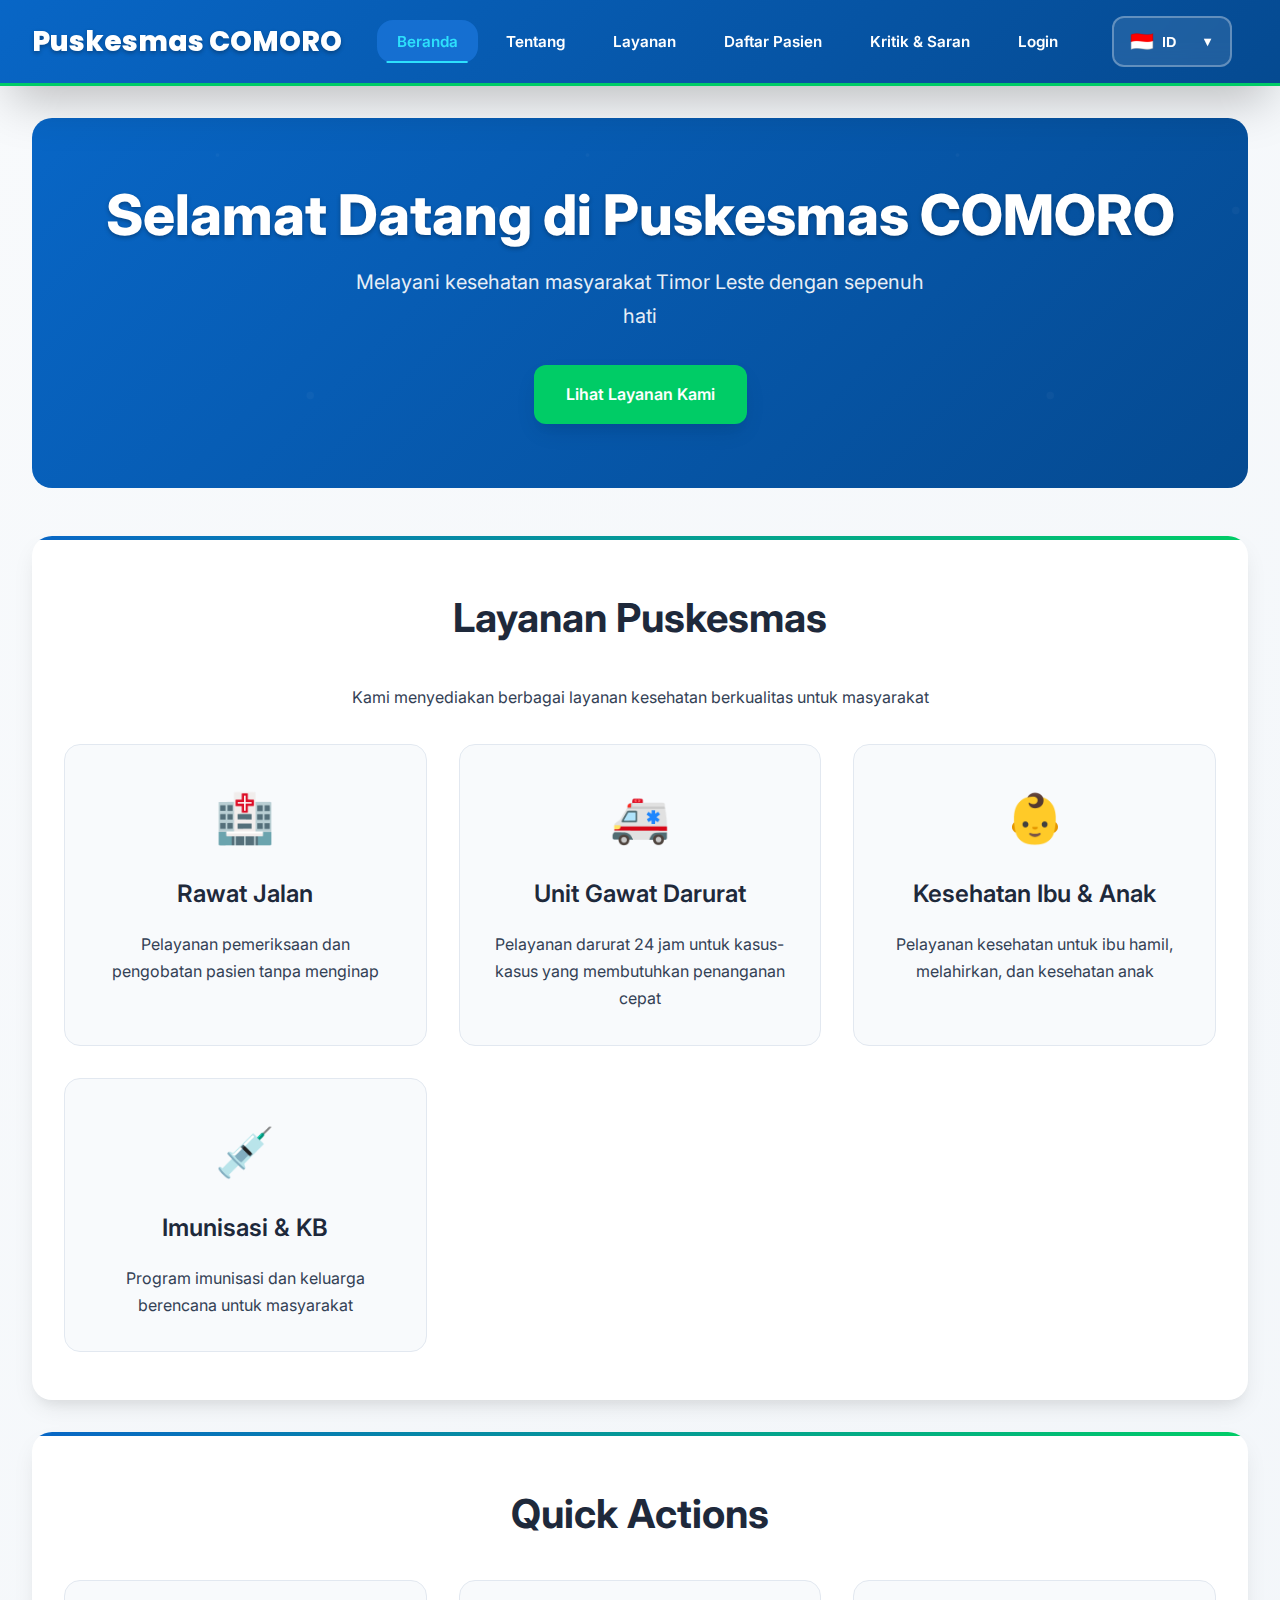
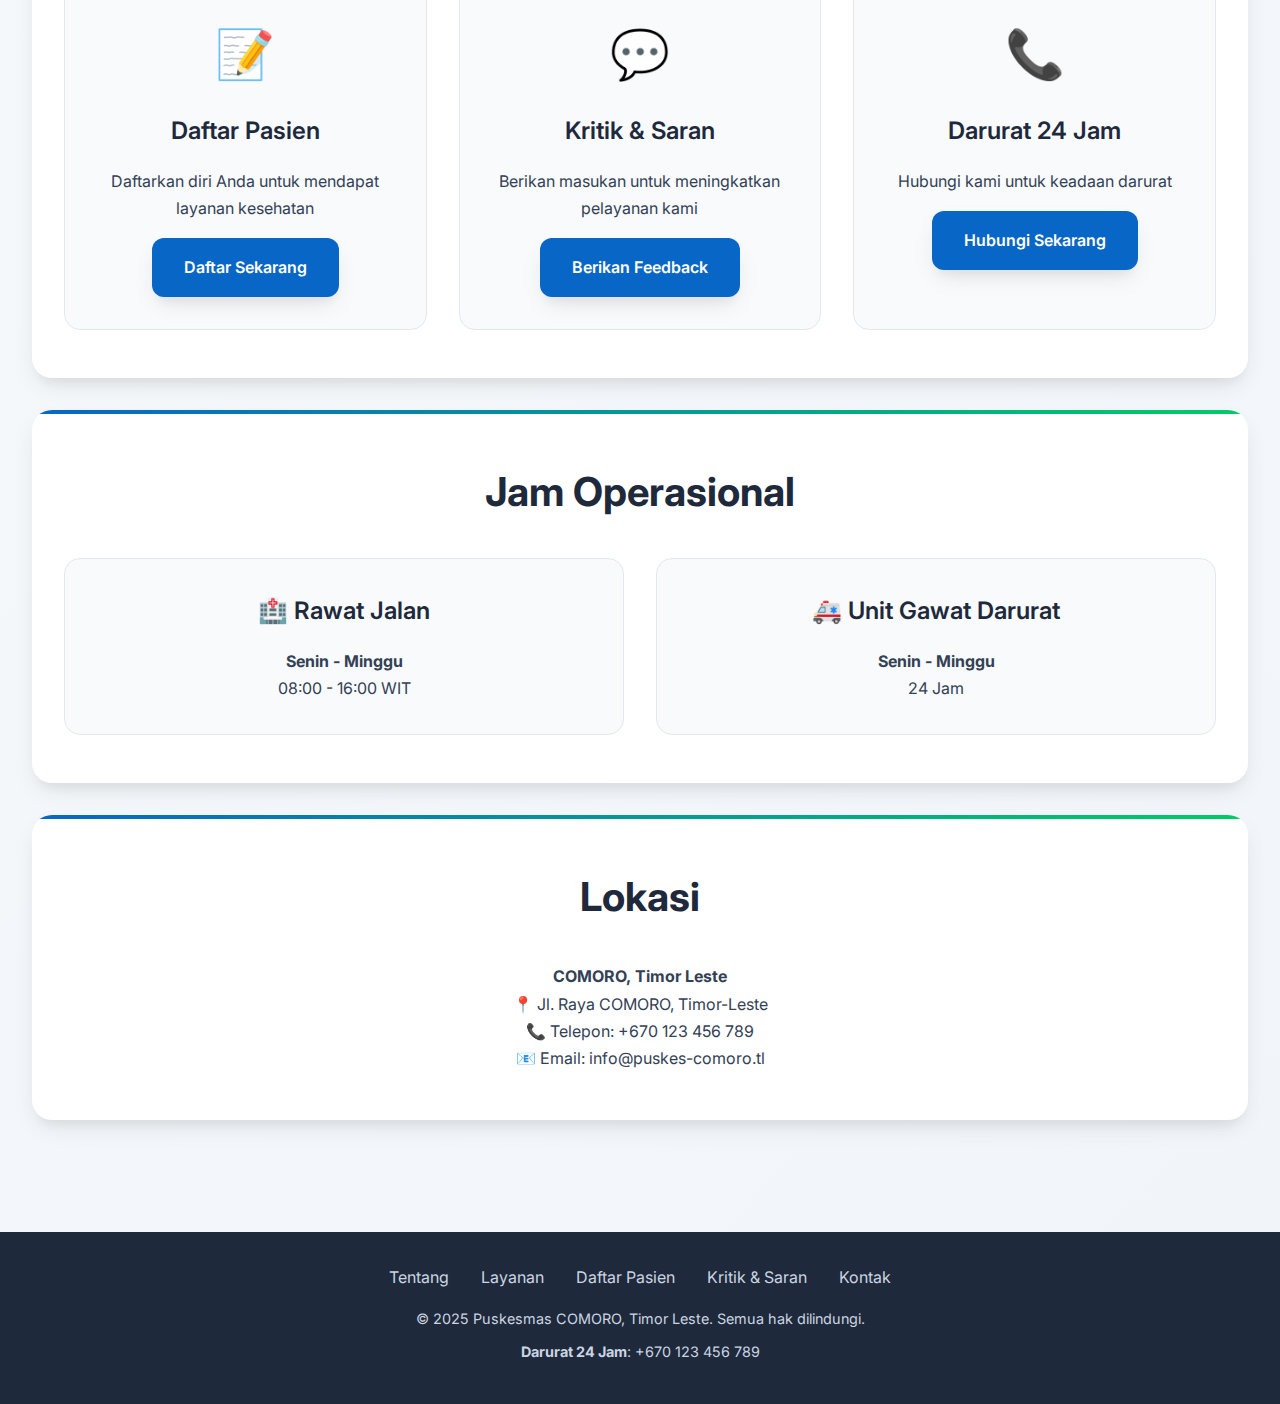
<file: index.html>
<!DOCTYPE html>
<html lang="id">
<head>
    <meta charset="UTF-8">
    <meta name="viewport" content="width=device-width, initial-scale=1.0">
    <title>Puskesmas COMORO - Beranda</title>
    <link rel="stylesheet" href="assets/css/main.css">
    <link rel="icon" type="image/x-icon" href="data:image/svg+xml,<svg xmlns='http://www.w3.org/2000/svg' viewBox='0 0 24 24'><path fill='%23A8D5BA' d='M12 2L2 7v10c0 5.55 3.84 9.74 9 11 5.16-1.26 9-5.45 9-11V7l-10-5z'/></svg>">
</head>
<body>
    <!-- Header Section -->
    <header>
        <div class="header-container">
            <!-- Logo -->
            <a href="index.html" class="logo" data-lang="siteName">Puskesmas COMORO</a>
            
            <!-- Mobile Menu Button -->
            <button class="mobile-menu-btn" onclick="openMobileMenu()" style="display: none; background: none; border: none; color: white; font-size: 1.5rem; cursor: pointer; padding: 0.5rem;">☰</button>
            
            <!-- Main Navigation -->
            <nav id="mainNav">
                <ul>
                    <li><a href="index.html" class="active" data-lang="home">Beranda</a></li>
                    <li><a href="about.html" data-lang="about">Tentang</a></li>
                    <li><a href="services.html" data-lang="services">Layanan</a></li>
                    <li><a href="register.html" data-lang="register">Daftar Pasien</a></li>
                    <li><a href="feedback.html" data-lang="feedback">Kritik & Saran</a></li>
                    <li><a href="login.html" data-lang="login">Login</a></li>
                </ul>
            </nav>
            
            <!-- Right Section: Language + User Info -->
            <div class="header-right-section">
                <!-- Language Switcher -->
                <div class="language-switcher">
                    <div class="language-dropdown-wrapper">
                        <button class="language-current" onclick="toggleLanguageDropdown()">
                            <span class="flag-emoji">🇮🇩</span>
                            <span class="lang-code">ID</span>
                            <span class="dropdown-arrow">▼</span>
                        </button>
                        <div class="language-dropdown" id="languageDropdown">
                            <div class="language-option active" onclick="selectLanguage('id', '🇮🇩', 'ID')">
                                <span class="flag-emoji">🇮🇩</span>
                                <span class="lang-name">Bahasa Indonesia</span>
                            </div>
                            <div class="language-option" onclick="selectLanguage('en', '🇬🇧', 'EN')">
                                <span class="flag-emoji">🇬🇧</span>
                                <span class="lang-name">English</span>
                            </div>
                            <div class="language-option" onclick="selectLanguage('tet', '🇹🇱', 'TET')">
                                <span class="flag-emoji">🇹🇱</span>
                                <span class="lang-name">Tetun</span>
                            </div>
                        </div>
                    </div>
                </div>
                
                <!-- User Info Section (will be populated by JS) -->
                <div id="userInfoSection" class="user-info-section"></div>
            </div>
        </div>
    </header>

    <!-- Main Content -->
    <main>
        <!-- Hero Section -->
        <section class="hero">
            <h1 data-lang="heroTitle">Selamat Datang di Puskesmas COMORO</h1>
            <p data-lang="heroSubtitle">Melayani kesehatan masyarakat Timor Leste dengan sepenuh hati</p>
            <a href="services.html" class="btn" data-lang="heroButton">Lihat Layanan Kami</a>
        </section>

        <!-- Services Preview Section -->
        <section class="section">
            <h2 data-lang="servicesTitle">Layanan Puskesmas</h2>
            <p data-lang="servicesDescription" class="text-center mb-2">Kami menyediakan berbagai layanan kesehatan berkualitas untuk masyarakat</p>
            
            <div class="services-grid">
                <!-- Rawat Jalan -->
                <div class="service-card">
                    <div style="font-size: 3rem; color: #A8D5BA; margin-bottom: 1rem;">🏥</div>
                    <h3 data-lang="outpatient">Rawat Jalan</h3>
                    <p data-lang="outpatientDesc">Pelayanan pemeriksaan dan pengobatan pasien tanpa menginap</p>
                </div>
                
                <!-- Unit Gawat Darurat -->
                <div class="service-card">
                    <div style="font-size: 3rem; color: #A8D5BA; margin-bottom: 1rem;">🚑</div>
                    <h3 data-lang="emergency">Unit Gawat Darurat</h3>
                    <p data-lang="emergencyDesc">Pelayanan darurat 24 jam untuk kasus-kasus yang membutuhkan penanganan cepat</p>
                </div>
                
                <!-- Kesehatan Ibu & Anak -->
                <div class="service-card">
                    <div style="font-size: 3rem; color: #A8D5BA; margin-bottom: 1rem;">👶</div>
                    <h3 data-lang="maternal">Kesehatan Ibu & Anak</h3>
                    <p data-lang="maternalDesc">Pelayanan kesehatan untuk ibu hamil, melahirkan, dan kesehatan anak</p>
                </div>
                
                <!-- Imunisasi & KB -->
                <div class="service-card">
                    <div style="font-size: 3rem; color: #A8D5BA; margin-bottom: 1rem;">💉</div>
                    <h3 data-lang="immunization">Imunisasi & KB</h3>
                    <p data-lang="immunizationDesc">Program imunisasi dan keluarga berencana untuk masyarakat</p>
                </div>
            </div>
        </section>

        <!-- Quick Actions Section -->
        <section class="section">
            <h2 data-lang="quickActions">Quick Actions</h2>
            <div class="services-grid">
                <div class="service-card">
                    <div style="font-size: 3rem; color: #A8D5BA; margin-bottom: 1rem;">📝</div>
                    <h3 data-lang="register">Daftar Pasien</h3>
                    <p data-lang="registerDesc">Daftarkan diri Anda untuk mendapat layanan kesehatan</p>
                    <a href="register.html" class="btn btn-primary mt-2" style="margin-top: 1rem;" data-lang="registerNow">Daftar Sekarang</a>
                </div>
                
                <div class="service-card">
                    <div style="font-size: 3rem; color: #A8D5BA; margin-bottom: 1rem;">💬</div>
                    <h3 data-lang="feedback">Kritik & Saran</h3>
                    <p data-lang="feedbackDesc">Berikan masukan untuk meningkatkan pelayanan kami</p>
                    <a href="feedback.html" class="btn btn-primary mt-2" style="margin-top: 1rem;" data-lang="giveFeedback">Berikan Feedback</a>
                </div>
                
                <div class="service-card">
                    <div style="font-size: 3rem; color: #A8D5BA; margin-bottom: 1rem;">📞</div>
                    <h3 data-lang="emergency24">Darurat 24 Jam</h3>
                    <p data-lang="emergencyDesc">Hubungi kami untuk keadaan darurat</p>
                    <a href="tel:+670123456789" class="btn btn-primary mt-2" style="margin-top: 1rem;" data-lang="contactNow">Hubungi Sekarang</a>
                </div>
            </div>
        </section>

        <!-- Information Section -->
        <section class="section">
            <h2 data-lang="operatingHours">Jam Operasional</h2>
            <div style="display: grid; grid-template-columns: repeat(auto-fit, minmax(250px, 1fr)); gap: 2rem;">
                <div class="service-card">
                    <h3>🏥 <span data-lang="outpatient">Rawat Jalan</span></h3>
                    <p><strong data-lang="mondaySunday">Senin - Minggu</strong><br><span data-lang="outpatientHours">08:00 - 16:00 WIT</span></p>
                </div>
                <div class="service-card">
                    <h3>🚑 <span data-lang="emergency">Unit Gawat Darurat</span></h3>
                    <p><strong data-lang="mondaySunday">Senin - Minggu</strong><br><span data-lang="emergencyHours">24 Jam</span></p>
                </div>
            </div>
        </section>

        <!-- Location Section -->
        <section class="section">
            <h2 data-lang="location">Lokasi</h2>
            <div class="text-center">
                <p><strong data-lang="locationText">COMORO, Timor Leste</strong></p>
                <p>📍 <span data-lang="address">Jl. Raya COMORO, Timor-Leste</span></p>
                <p>📞 <span data-lang="phoneLabel">Telepon</span>: +670 123 456 789</p>
                <p>📧 <span data-lang="emailLabel">Email</span>: info@puskes-comoro.tl</p>
            </div>
        </section>
    </main>

    <!-- Footer -->
    <footer>
        <div class="footer-content">
            <div class="footer-links">
                <a href="about.html" data-lang="about">Tentang</a>
                <a href="services.html" data-lang="services">Layanan</a>
                <a href="register.html" data-lang="register">Daftar Pasien</a>
                <a href="feedback.html" data-lang="feedback">Kritik & Saran</a>
                <a href="tel:+670123456789" data-lang="contact">Kontak</a>
            </div>
            <p data-lang="footerText">© 2025 Puskesmas COMORO, Timor Leste. Semua hak dilindungi.</p>
            <p><strong data-lang="emergency24">Darurat 24 Jam</strong>: +670 123 456 789</p>
        </div>
    </footer>

    <!-- JavaScript -->
    <script src="assets/lang/translations.js"></script>
    <script>
        // Mobile menu functions
        function openMobileMenu() {
            document.getElementById('mobileMenuOverlay').classList.add('show');
            document.body.style.overflow = 'hidden';
        }
        function closeMobileMenu() {
            document.getElementById('mobileMenuOverlay').classList.remove('show');
            document.body.style.overflow = 'auto';
        }
        
        // Language dropdown functions
        function toggleLanguageDropdown() {
            const dropdown = document.getElementById('languageDropdown');
            const currentBtn = document.querySelector('.language-current');
            
            dropdown.classList.toggle('show');
            currentBtn.classList.toggle('open');
            
            // Close dropdown when clicking outside
            document.addEventListener('click', function closeDropdown(event) {
                if (!event.target.closest('.language-dropdown-wrapper')) {
                    dropdown.classList.remove('show');
                    currentBtn.classList.remove('open');
                    document.removeEventListener('click', closeDropdown);
                }
            });
        }
        
        function selectLanguage(langCode, flagEmoji, shortCode) {
            // Update current display
            const currentBtn = document.querySelector('.language-current');
            const flagSpan = currentBtn.querySelector('.flag-emoji');
            const langCodeSpan = currentBtn.querySelector('.lang-code');
            
            flagSpan.textContent = flagEmoji;
            langCodeSpan.textContent = shortCode;
            
            // Update active state in dropdown
            document.querySelectorAll('.language-option').forEach(option => {
                option.classList.remove('active');
            });
            event.target.closest('.language-option').classList.add('active');
            
            // Close dropdown
            document.getElementById('languageDropdown').classList.remove('show');
            currentBtn.classList.remove('open');
            
            // Change language
            changeLanguage(langCode);
        }

        // Initialize language system
        document.addEventListener('DOMContentLoaded', function() {
            loadSavedLanguage();
            
            // Add fade-in animation to main content
            const main = document.querySelector('main');
            if (main) {
                main.classList.add('fade-in');
            }
        });
    </script>

    <!-- Tambahkan overlay menu mobile -->
    <div class="mobile-menu-overlay" id="mobileMenuOverlay">
        <div class="mobile-menu-content">
            <div class="mobile-menu-header">
                <h3>Menu</h3>
                <button class="mobile-menu-close" onclick="closeMobileMenu()">✕</button>
            </div>
            <nav class="mobile-nav">
                <a href="index.html" class="active">Beranda</a>
                <a href="about.html" class="active">Tentang</a>
                <a href="services.html" class="active">Layanan</a>
                <a href="register.html" class="active">Daftar Pasien</a>
                <a href="feedback.html" class="active">Kritik & Saran</a>
                <a href="login.html" class="active">Login</a>
            </nav>
        </div>
    </div>
</body>
</html>
</file>
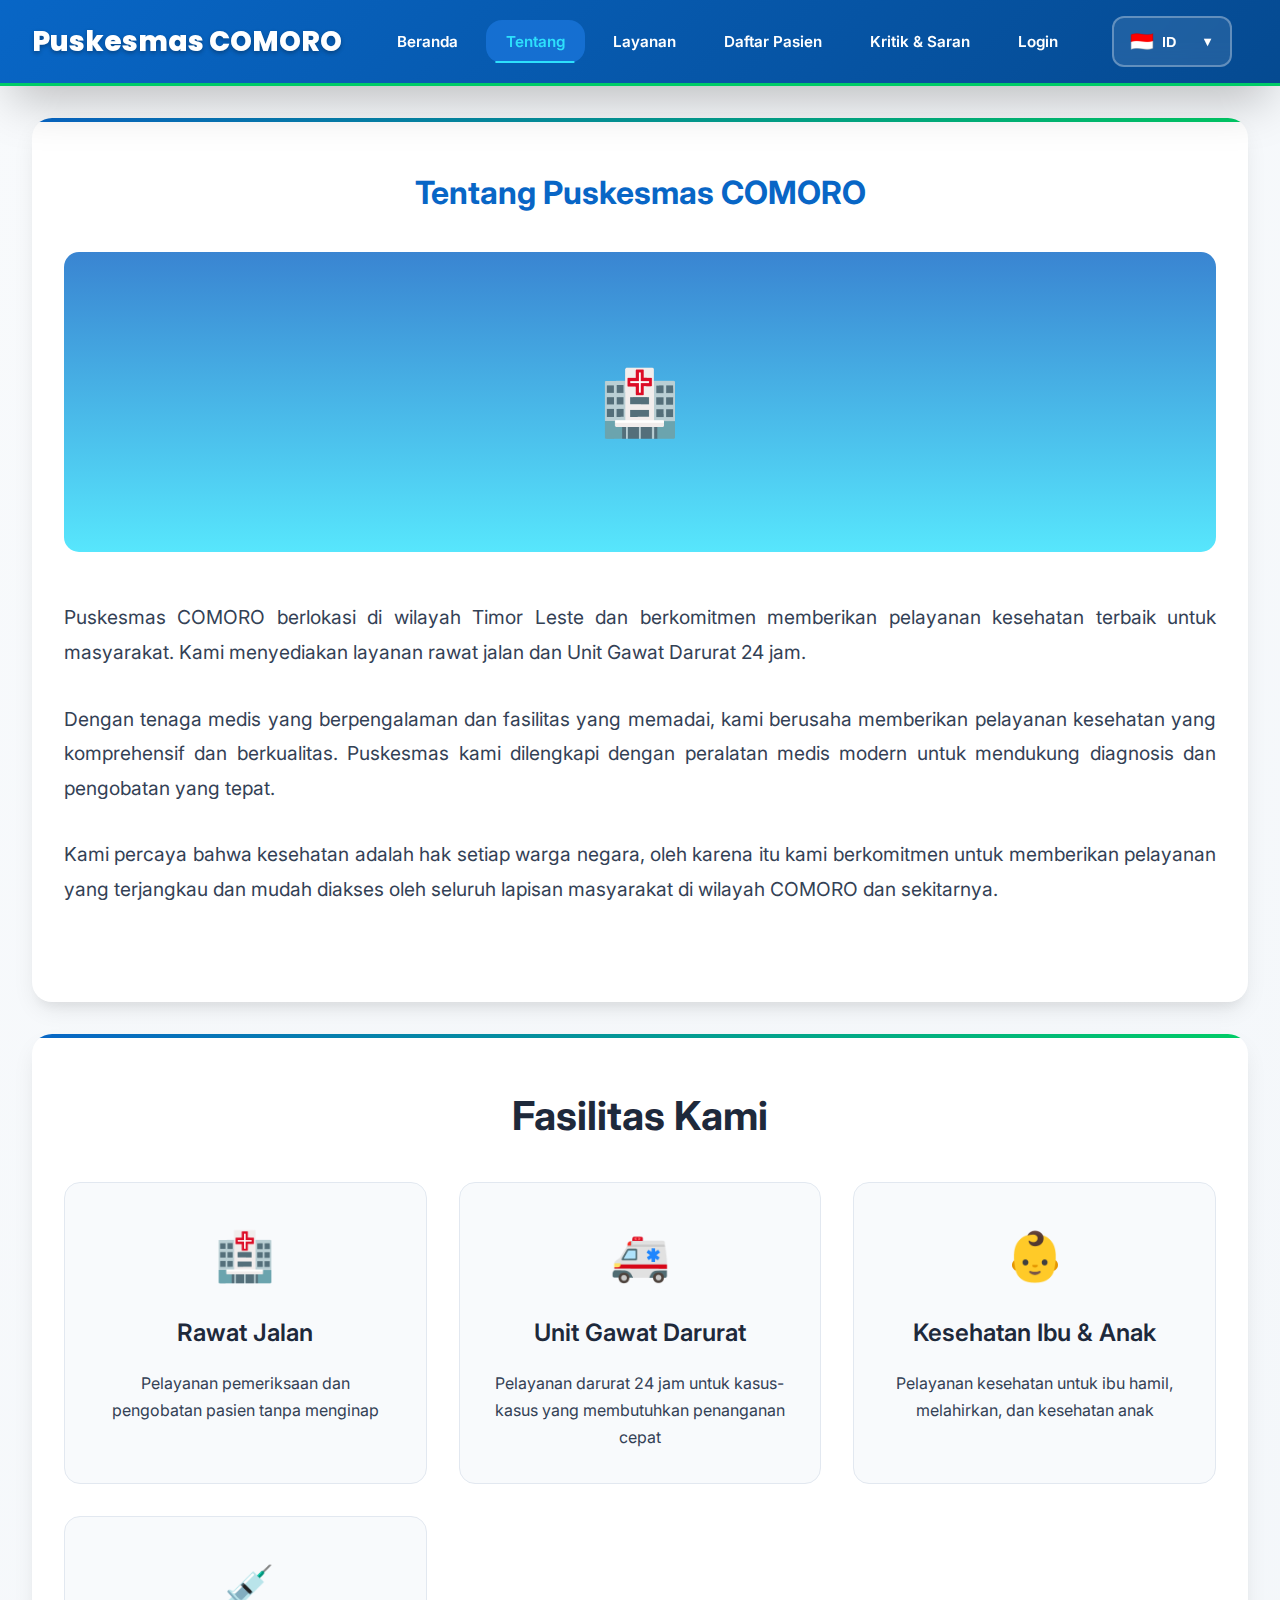
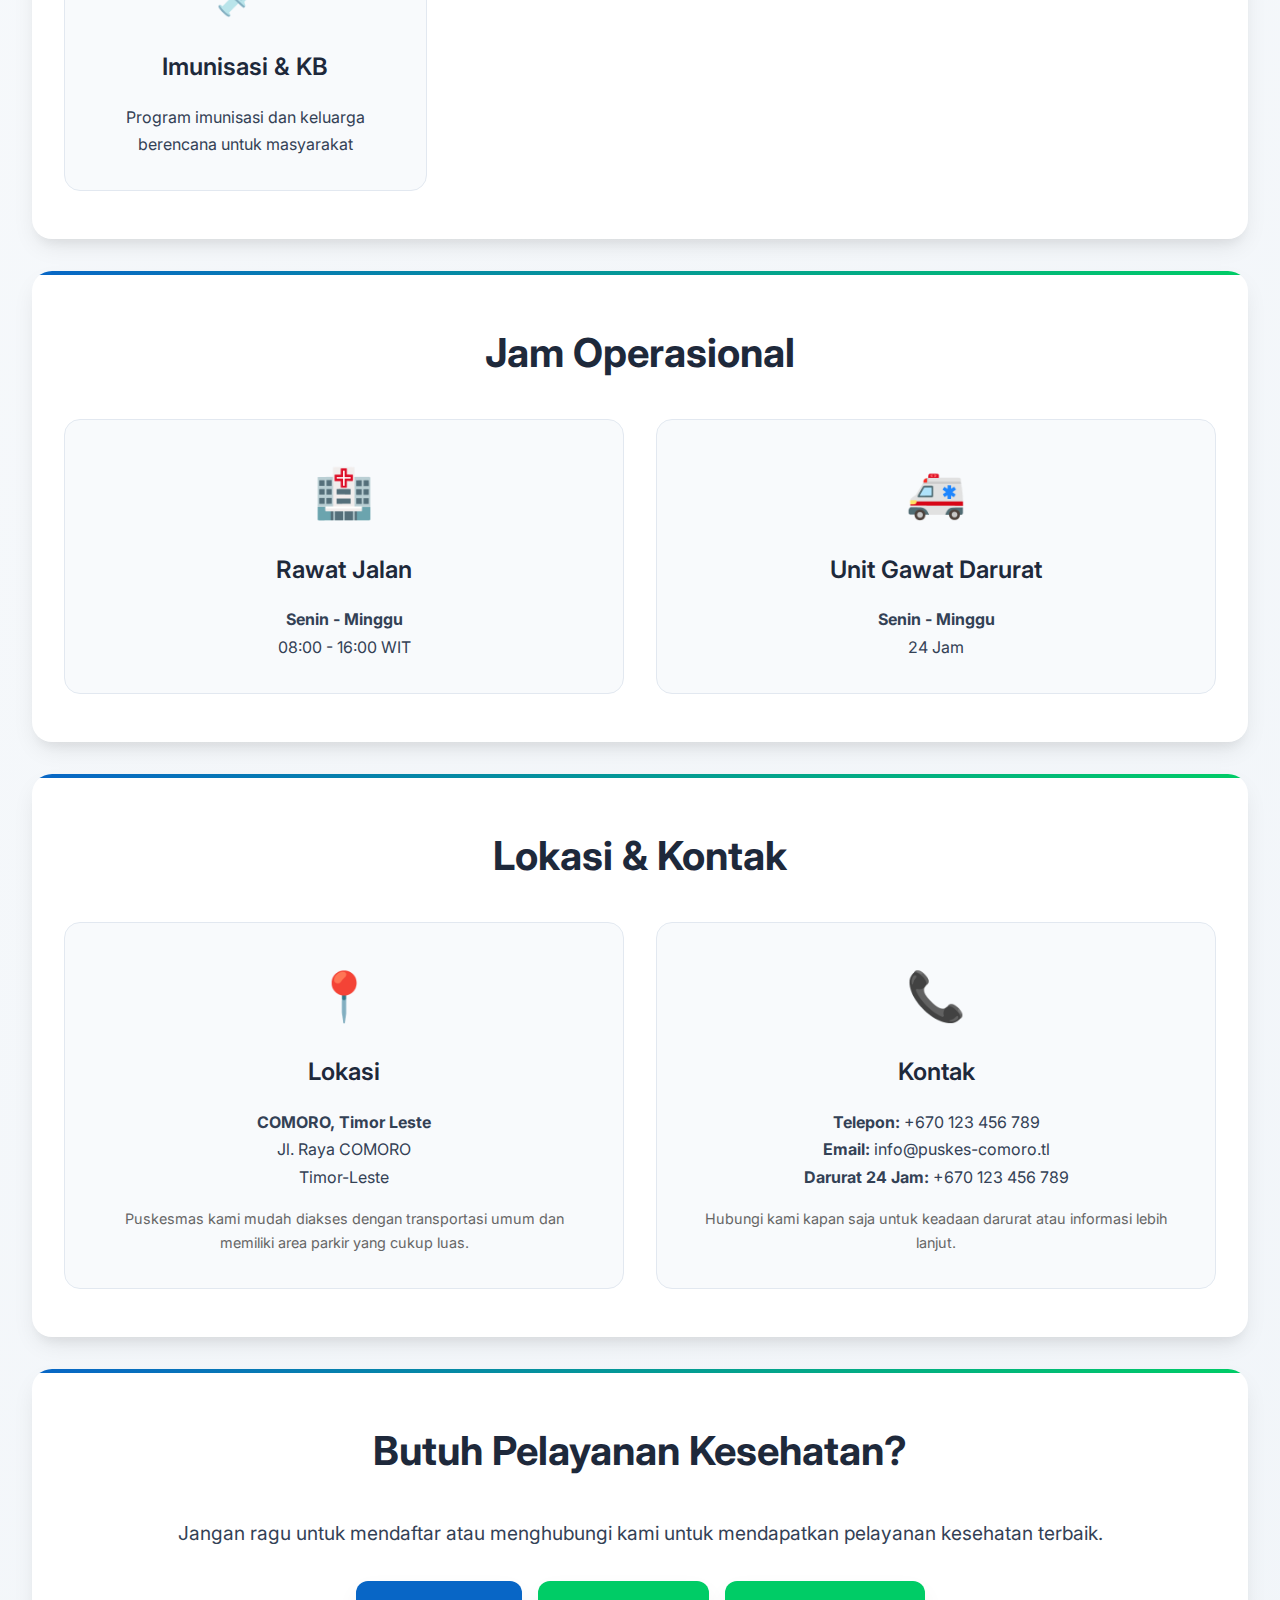
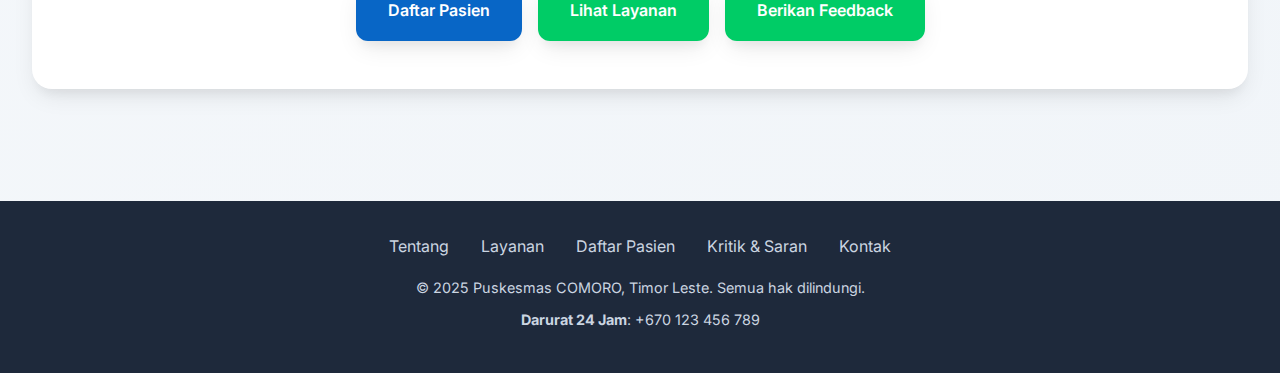
<file: about.html>
<!DOCTYPE html>
<html lang="id">
<head>
    <meta charset="UTF-8">
    <meta name="viewport" content="width=device-width, initial-scale=1.0">
    <title>Tentang - Puskesmas COMORO</title>
    <link rel="stylesheet" href="assets/css/main.css">
    <link rel="icon" type="image/x-icon" href="data:image/svg+xml,<svg xmlns='http://www.w3.org/2000/svg' viewBox='0 0 24 24'><path fill='%23A8D5BA' d='M12 2L2 7v10c0 5.55 3.84 9.74 9 11 5.16-1.26 9-5.45 9-11V7l-10-5z'/></svg>">
</head>
<body>
    <!-- Header Section -->
    <header>
        <div class="header-container">
            <!-- Logo -->
            <a href="index.html" class="logo" data-lang="siteName">Puskesmas COMORO</a>
            
            <!-- Mobile Menu Button -->
            <button class="mobile-menu-btn" onclick="toggleMobileMenu()">☰</button>
            
            <!-- Main Navigation -->
            <nav id="mainNav">
                <ul>
                    <li><a href="index.html" data-lang="home">Beranda</a></li>
                    <li><a href="about.html" class="active" data-lang="about">Tentang</a></li>
                    <li><a href="services.html" data-lang="services">Layanan</a></li>
                    <li><a href="register.html" data-lang="register">Daftar Pasien</a></li>
                    <li><a href="feedback.html" data-lang="feedback">Kritik & Saran</a></li>
                    <li><a href="login.html" data-lang="login">Login</a></li>
                </ul>
            </nav>
            
            <!-- Right Section: Language + User Info -->
            <div class="header-right-section">
                <!-- Language Switcher -->
                <div class="language-switcher">
                    <div class="language-dropdown-wrapper">
                        <button class="language-current" onclick="toggleLanguageDropdown()">
                            <span class="flag-emoji">🇮🇩</span>
                            <span class="lang-code">ID</span>
                            <span class="dropdown-arrow">▼</span>
                        </button>
                        <div class="language-dropdown" id="languageDropdown">
                            <div class="language-option active" onclick="selectLanguage('id', '🇮🇩', 'ID')">
                                <span class="flag-emoji">🇮🇩</span>
                                <span class="lang-name">Bahasa Indonesia</span>
                            </div>
                            <div class="language-option" onclick="selectLanguage('en', '🇬🇧', 'EN')">
                                <span class="flag-emoji">🇬🇧</span>
                                <span class="lang-name">English</span>
                            </div>
                            <div class="language-option" onclick="selectLanguage('tet', '🇹🇱', 'TET')">
                                <span class="flag-emoji">🇹🇱</span>
                                <span class="lang-name">Tetun</span>
                            </div>
                        </div>
                    </div>
                </div>
                
                <!-- User Info Section (will be populated by JS) -->
                <div id="userInfoSection" class="user-info-section"></div>
            </div>
        </div>
    </header>

    <!-- Main Content -->
    <main>
        <!-- About Header -->
        <section class="section">
            <h1 data-lang="aboutTitle" class="text-center" style="color: #0866C6; margin-bottom: 2rem;">Tentang Puskesmas COMORO</h1>
            
            <!-- Hero Image Placeholder -->
            <div style="background: linear-gradient(rgba(8, 102, 198, 0.8), rgba(45, 224, 252, 0.8)); 
                        height: 300px; 
                        border-radius: 15px; 
                        display: flex; 
                        align-items: center; 
                        justify-content: center; 
                        color: white; 
                        font-size: 4rem; 
                        margin-bottom: 3rem;">
                🏥
            </div>
            
            <!-- About Description -->
            <div style="font-size: 1.2rem; line-height: 1.8; text-align: justify; margin-bottom: 3rem;">
                <p data-lang="aboutDescription" style="margin-bottom: 2rem;">
                    Puskesmas COMORO berlokasi di wilayah Timor Leste dan berkomitmen memberikan pelayanan kesehatan terbaik untuk masyarakat. Kami menyediakan layanan rawat jalan dan Unit Gawat Darurat 24 jam.
                </p>
                
                <p data-lang="aboutDesc1" style="margin-bottom: 2rem;">
                    Dengan tenaga medis yang berpengalaman dan fasilitas yang memadai, kami berusaha memberikan pelayanan kesehatan yang komprehensif dan berkualitas. Puskesmas kami dilengkapi dengan peralatan medis modern untuk mendukung diagnosis dan pengobatan yang tepat.
                </p>
                
                <p data-lang="aboutDesc2">
                    Kami percaya bahwa kesehatan adalah hak setiap warga negara, oleh karena itu kami berkomitmen untuk memberikan pelayanan yang terjangkau dan mudah diakses oleh seluruh lapisan masyarakat di wilayah COMORO dan sekitarnya.
                </p>
            </div>
        </section>

        <!-- Facilities Section -->
        <section class="section">
            <h2 data-lang="facilities" class="text-center" style="margin-bottom: 2rem;">Fasilitas Kami</h2>
            
            <div style="display: grid; grid-template-columns: repeat(auto-fit, minmax(300px, 1fr)); gap: 2rem;">
                <!-- Outpatient Care -->
                <div class="service-card">
                    <div style="font-size: 3rem; color: #A8D5BA; margin-bottom: 1rem;">🏥</div>
                    <h3 data-lang="outpatient">Rawat Jalan</h3>
                    <p data-lang="outpatientDesc">Pelayanan pemeriksaan dan pengobatan pasien tanpa menginap</p>
                </div>
                
                <!-- Emergency Unit -->
                <div class="service-card">
                    <div style="font-size: 3rem; color: #A8D5BA; margin-bottom: 1rem;">🚑</div>
                    <h3 data-lang="emergency">Unit Gawat Darurat</h3>
                    <p data-lang="emergencyDesc">Pelayanan darurat 24 jam untuk kasus-kasus yang membutuhkan penanganan cepat</p>
                </div>
                
                <!-- Maternal & Child Health -->
                <div class="service-card">
                    <div style="font-size: 3rem; color: #A8D5BA; margin-bottom: 1rem;">👶</div>
                    <h3 data-lang="maternal">Kesehatan Ibu & Anak</h3>
                    <p data-lang="maternalDesc">Pelayanan kesehatan untuk ibu hamil, melahirkan, dan kesehatan anak</p>
                </div>
                
                <!-- Immunization & Family Planning -->
                <div class="service-card">
                    <div style="font-size: 3rem; color: #A8D5BA; margin-bottom: 1rem;">💉</div>
                    <h3 data-lang="immunization">Imunisasi & KB</h3>
                    <p data-lang="immunizationDesc">Program imunisasi dan keluarga berencana untuk masyarakat</p>
                </div>
            </div>
        </section>

        <!-- Operating Hours Section -->
        <section class="section">
            <h2 data-lang="operatingHours" class="text-center" style="margin-bottom: 2rem;">Jam Operasional</h2>
            
            <div style="display: grid; grid-template-columns: repeat(auto-fit, minmax(300px, 1fr)); gap: 2rem;">
                <!-- Outpatient Hours -->
                <div class="service-card">
                    <div style="font-size: 3rem; color: #A8D5BA; margin-bottom: 1rem;">🏥</div>
                    <h3 data-lang="outpatient">Rawat Jalan</h3>
                    <p><strong data-lang="mondaySunday">Senin - Minggu</strong></p>
                    <p data-lang="outpatientHours">08:00 - 16:00 WIT</p>
                </div>
                
                <!-- Emergency Hours -->
                <div class="service-card">
                    <div style="font-size: 3rem; color: #A8D5BA; margin-bottom: 1rem;">🚑</div>
                    <h3 data-lang="emergency">Unit Gawat Darurat</h3>
                    <p><strong data-lang="mondaySunday">Senin - Minggu</strong></p>
                    <p data-lang="emergencyHours">24 Jam</p>
                </div>
            </div>
        </section>
        
        <!-- Location and Contact Information -->
        <section class="section">
            <h2 data-lang="locationContact" class="text-center" style="margin-bottom: 2rem;">Lokasi & Kontak</h2>
            
            <div style="display: grid; grid-template-columns: repeat(auto-fit, minmax(300px, 1fr)); gap: 2rem;">
                <!-- Location Info -->
                <div class="service-card">
                    <div style="font-size: 3rem; color: #A8D5BA; margin-bottom: 1rem;">📍</div>
                    <h3 data-lang="location">Lokasi</h3>
                    <p><strong data-lang="locationText">COMORO, Timor Leste</strong></p>
                    <p data-lang="address">Jl. Raya COMORO<br>Timor-Leste</p>
                    <p style="margin-top: 1rem; font-size: 0.9rem; color: #666;" data-lang="locationDesc">
                        Puskesmas kami mudah diakses dengan transportasi umum dan memiliki area parkir yang cukup luas.
                    </p>
                </div>
                
                <!-- Contact Info -->
                <div class="service-card">
                    <div style="font-size: 3rem; color: #A8D5BA; margin-bottom: 1rem;">📞</div>
                    <h3 data-lang="contact">Kontak</h3>
                    <p><strong data-lang="phoneLabel">Telepon:</strong> +670 123 456 789</p>
                    <p><strong data-lang="emailLabel">Email:</strong> info@puskes-comoro.tl</p>
                    <p><strong data-lang="emergency24">Darurat 24 Jam:</strong> +670 123 456 789</p>
                    <p style="margin-top: 1rem; font-size: 0.9rem; color: #666;" data-lang="contactDesc">
                        Hubungi kami kapan saja untuk keadaan darurat atau informasi lebih lanjut.
                    </p>
                </div>
            </div>
        </section>

        <!-- Call to Action -->
        <section class="section text-center">
            <h2 data-lang="needHealthService" style="margin-bottom: 2rem;">Butuh Pelayanan Kesehatan?</h2>
            <p data-lang="healthServiceDesc" style="font-size: 1.2rem; margin-bottom: 2rem;">
                Jangan ragu untuk mendaftar atau menghubungi kami untuk mendapatkan pelayanan kesehatan terbaik.
            </p>
            
            <div style="display: flex; gap: 1rem; justify-content: center; flex-wrap: wrap;">
                <a href="register.html" class="btn btn-primary" data-lang="register">Daftar Pasien</a>
                <a href="services.html" class="btn" data-lang="viewServices">Lihat Layanan</a>
                <a href="feedback.html" class="btn" data-lang="feedback">Berikan Feedback</a>
            </div>
        </section>
    </main>

    <!-- Footer -->
    <footer>
        <div class="footer-content">
            <div class="footer-links">
                <a href="about.html" data-lang="about">Tentang</a>
                <a href="services.html" data-lang="services">Layanan</a>
                <a href="register.html" data-lang="register">Daftar Pasien</a>
                <a href="feedback.html" data-lang="feedback">Kritik & Saran</a>
                <a href="tel:+670123456789" data-lang="contact">Kontak</a>
            </div>
            <p data-lang="footerText">© 2025 Puskesmas COMORO, Timor Leste. Semua hak dilindungi.</p>
            <p><strong data-lang="emergency24">Darurat 24 Jam</strong>: +670 123 456 789</p>
        </div>
    </footer>

    <!-- JavaScript -->
    <script src="assets/lang/translations.js"></script>
    <script>
        // Mobile menu functions
        function toggleMobileMenu() {
            const overlay = document.getElementById('mobileMenuOverlay');
            const body = document.body;
            
            overlay.classList.toggle('show');
            
            // Prevent body scroll when menu is open
            if (overlay.classList.contains('show')) {
                body.style.overflow = 'hidden';
            } else {
                body.style.overflow = '';
            }
        }
        
        // Close mobile menu when clicking on overlay background
        document.getElementById('mobileMenuOverlay').addEventListener('click', function(e) {
            if (e.target === this) {
                toggleMobileMenu();
            }
        });
        
        // Language dropdown functions
        function toggleLanguageDropdown() {
            const dropdown = document.getElementById('languageDropdown');
            const currentBtn = document.querySelector('.language-current');
            
            dropdown.classList.toggle('show');
            currentBtn.classList.toggle('open');
            
            // Close dropdown when clicking outside
            document.addEventListener('click', function closeDropdown(event) {
                if (!event.target.closest('.language-dropdown-wrapper')) {
                    dropdown.classList.remove('show');
                    currentBtn.classList.remove('open');
                    document.removeEventListener('click', closeDropdown);
                }
            });
        }
        
        function selectLanguage(langCode, flagEmoji, shortCode) {
            // Update current display
            const currentBtn = document.querySelector('.language-current');
            const flagSpan = currentBtn.querySelector('.flag-emoji');
            const langCodeSpan = currentBtn.querySelector('.lang-code');
            
            flagSpan.textContent = flagEmoji;
            langCodeSpan.textContent = shortCode;
            
            // Update active state in dropdown
            document.querySelectorAll('.language-option').forEach(option => {
                option.classList.remove('active');
            });
            event.target.closest('.language-option').classList.add('active');
            
            // Close dropdown
            document.getElementById('languageDropdown').classList.remove('show');
            currentBtn.classList.remove('open');
            
            // Change language
            changeLanguage(langCode);
        }

        // Initialize language system
        document.addEventListener('DOMContentLoaded', function() {
            loadSavedLanguage();
            
            // Add fade-in animation to main content
            const main = document.querySelector('main');
            if (main) {
                main.classList.add('fade-in');
            }
        });

        function openMobileMenu() {
            document.getElementById('mobileMenuOverlay').classList.add('show');
            document.body.style.overflow = 'hidden';
        }

        function closeMobileMenu() {
            document.getElementById('mobileMenuOverlay').classList.remove('show');
            document.body.style.overflow = 'auto';
        }
    </script>
    
    <!-- Mobile Menu Overlay -->
    <div class="mobile-menu-overlay" id="mobileMenuOverlay">
        <div class="mobile-menu-content">
            <div class="mobile-menu-header">
                <h3>Menu</h3>
                <button class="mobile-menu-close" onclick="closeMobileMenu()">✕</button>
            </div>
            <nav class="mobile-nav">
                <a href="index.html" class="active">Beranda</a>
                <a href="about.html" class="active">Tentang</a>
                <a href="services.html" class="active">Layanan</a>
                <a href="register.html" class="active">Daftar Pasien</a>
                <a href="feedback.html" class="active">Kritik & Saran</a>
                <a href="login.html" class="active">Login</a>
            </nav>
        </div>
    </div>
</body>
</html>
</file>
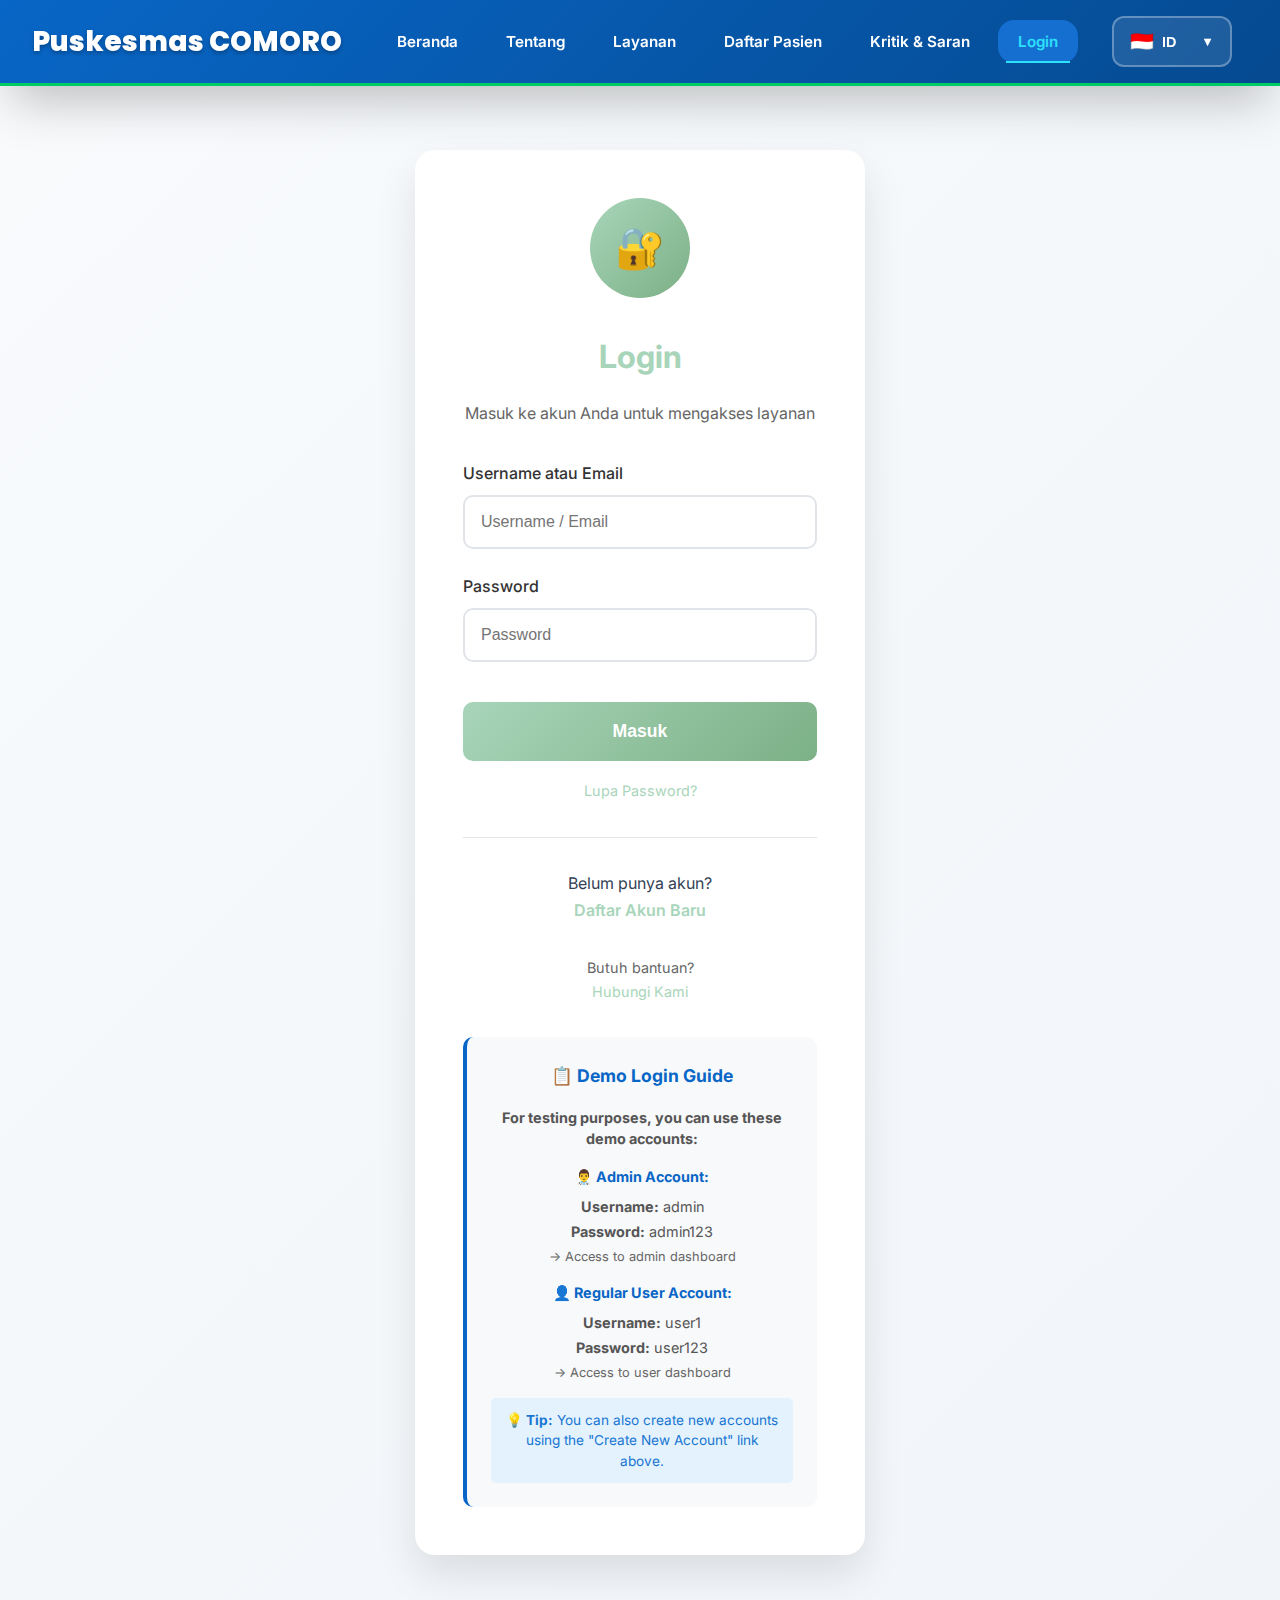
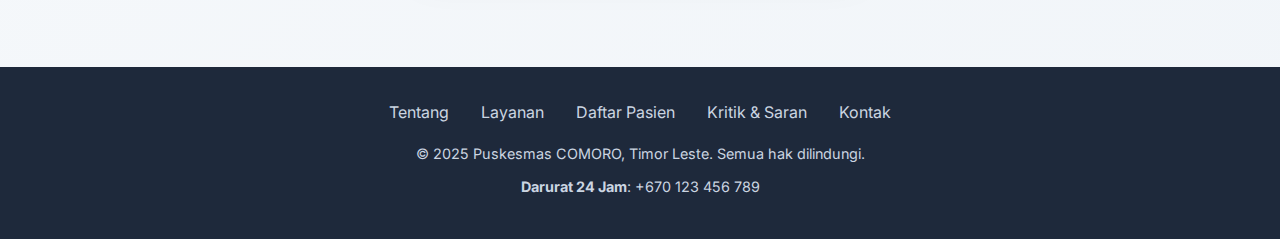
<file: dashboard.html>
<!DOCTYPE html>
<html lang="id">
<head>
    <meta charset="UTF-8">
    <meta name="viewport" content="width=device-width, initial-scale=1.0">
    <title>Dashboard - Puskesmas COMORO</title>
    <link rel="stylesheet" href="assets/css/main.css">
    <link rel="icon" type="image/x-icon" href="data:image/svg+xml,<svg xmlns='http://www.w3.org/2000/svg' viewBox='0 0 24 24'><path fill='%23A8D5BA' d='M12 2L2 7v10c0 5.55 3.84 9.74 9 11 5.16-1.26 9-5.45 9-11V7l-10-5z'/></svg>">
    <style>
        /* Admin Dashboard Layout */
        body {
            margin: 0;
            padding: 0;
            background: var(--neutral-100);
            font-family: 'Inter', sans-serif;
        }
        
        .admin-layout {
            display: flex;
            min-height: 100vh;
        }
        
        /* Sidebar Styles */
        .sidebar {
            width: 280px;
            background: linear-gradient(180deg, var(--neutral-800), var(--neutral-900));
            color: var(--white);
            position: fixed;
            height: 100vh;
            left: 0;
            top: 0;
            z-index: 1000;
            overflow-y: auto;
            transition: all 0.3s ease;
            box-shadow: 4px 0 20px rgba(0,0,0,0.1);
        }
        
        .sidebar-header {
            padding: 2rem 1.5rem;
            border-bottom: 1px solid rgba(255,255,255,0.1);
            text-align: center;
        }
        
        .sidebar-logo {
            font-size: 1.5rem;
            font-weight: 800;
            background: linear-gradient(135deg, var(--primary-color), var(--secondary-color));
            -webkit-background-clip: text;
            -webkit-text-fill-color: transparent;
            background-clip: text;
            margin-bottom: 0.5rem;
            line-height: 1.2;
        }
        
        .sidebar-subtitle {
            font-size: 0.9rem;
            opacity: 0.7;
            color: var(--neutral-300);
            line-height: 1.2;
        }
        
        .sidebar-nav {
            padding: 1rem 0;
        }
        
        .nav-section {
            margin-bottom: 2rem;
        }
        
        .nav-section-title {
            padding: 0 1.5rem;
            font-size: 0.75rem;
            font-weight: 600;
            color: var(--neutral-400);
            text-transform: uppercase;
            letter-spacing: 1px;
            margin-bottom: 0.5rem;
        }
        
        .nav-item {
            display: block;
            padding: 0.75rem 1.5rem;
            color: var(--neutral-300);
            text-decoration: none;
            transition: all 0.3s ease;
            border-left: 3px solid transparent;
            position: relative;
        }
        
        .nav-item:hover,
        .nav-item.active {
            background: rgba(255,255,255,0.1);
            color: var(--white);
            border-left-color: var(--primary-color);
        }
        
        .nav-item.active {
            background: linear-gradient(90deg, rgba(0, 102, 204, 0.2), transparent);
        }
        
        .nav-item i {
            width: 20px;
            margin-right: 0.75rem;
            text-align: center;
        }
        
        /* Main Content Area */
        .main-content {
            flex: 1;
            margin-left: 280px;
            background: var(--neutral-100);
            min-height: 100vh;
        }
        
        /* Top Header */
        .top-header {
            background: var(--white);
            padding: 1.25rem 2rem;
            border-bottom: 1px solid var(--neutral-200);
            display: flex;
            justify-content: space-between;
            align-items: center;
            box-shadow: 0 2px 10px rgba(0,0,0,0.05);
            position: sticky;
            top: 0;
            z-index: 900;
            min-height: 70px;
        }
        
        .header-left {
            display: flex;
            align-items: center;
            gap: 1rem;
        }
        
        .header-left h1 {
            margin: 0;
            color: var(--neutral-800);
            font-size: 1.75rem;
            font-weight: 700;
            line-height: 1.2;
        }
        
        .header-right {
            display: flex;
            align-items: center;
            gap: 1.5rem;
        }
        
        /* Language Dropdown for Dashboard */
        .dashboard-language-selector {
            position: relative;
            display: inline-block;
        }
        
        .dashboard-language-btn {
            display: flex;
            align-items: center;
            gap: 0.5rem;
            padding: 0.5rem 1rem;
            background: var(--neutral-100);
            border: 1px solid var(--neutral-300);
            border-radius: 8px;
            cursor: pointer;
            font-size: 0.9rem;
            color: var(--neutral-700);
            transition: all 0.2s ease;
        }
        
        .dashboard-language-btn:hover {
            background: var(--neutral-200);
            border-color: var(--primary-color);
        }
        
        .dashboard-language-dropdown {
            position: absolute;
            top: 100%;
            right: 0;
            background: var(--white);
            border: 1px solid var(--neutral-300);
            border-radius: 8px;
            box-shadow: 0 4px 20px rgba(0,0,0,0.1);
            min-width: 150px;
            z-index: 1001;
            display: none;
            overflow: hidden;
        }
        
        .dashboard-language-dropdown.show {
            display: block;
            animation: fadeInDown 0.2s ease;
        }
        
        @keyframes fadeInDown {
            from {
                opacity: 0;
                transform: translateY(-10px);
            }
            to {
                opacity: 1;
                transform: translateY(0);
            }
        }
        
        .dashboard-language-option {
            padding: 0.75rem 1rem;
            cursor: pointer;
            transition: all 0.2s ease;
            border-bottom: 1px solid var(--neutral-200);
            display: flex;
            align-items: center;
            gap: 0.5rem;
        }
        
        .dashboard-language-option:last-child {
            border-bottom: none;
        }
        
        .dashboard-language-option:hover {
            background: var(--neutral-100);
        }
        
        .dashboard-language-option.active {
            background: var(--primary-color);
            color: var(--white);
        }
        
        /* Mobile Menu Button */
        .mobile-menu-btn {
            display: none;
            background: none;
            border: none;
            font-size: 1.5rem;
            color: var(--neutral-700);
            cursor: pointer;
            padding: 0.5rem;
        }
        
        /* Responsive Design */
        @media (max-width: 768px) {
            .sidebar {
                transform: translateX(-100%);
            }
            
            .sidebar.show {
                transform: translateX(0);
            }
            
            .main-content {
                margin-left: 0;
            }
            
            .mobile-menu-btn {
                display: block;
            }
        }
    </style>
</head>
<body>
    <div class="admin-layout">
        <!-- Sidebar -->
        <aside class="sidebar" id="sidebar">
            <div class="sidebar-header">
                <div class="sidebar-logo" data-lang="siteName">Puskesmas COMORO</div>
                <div class="sidebar-subtitle" data-lang="adminDashboard">Admin Dashboard</div>
            </div>
            
            <nav class="sidebar-nav">
                <div class="nav-section">
                    <div class="nav-section-title" data-lang="dashboard">Dashboard</div>
                    <a href="#dashboard" class="nav-item active" onclick="showSection('dashboard')">
                        <i>📊</i> <span data-lang="overview">Overview</span>
                    </a>
                    <a href="#patients" class="nav-item" onclick="showSection('patients')">
                        <i>👥</i> <span data-lang="patients">Patients</span>
                    </a>
                    <a href="#appointments" class="nav-item" onclick="showSection('appointments')">
                        <i>📅</i> <span data-lang="appointments">Appointments</span>
                    </a>
                </div>
                
                <div class="nav-section">
                    <div class="nav-section-title" data-lang="services">Services</div>
                    <a href="#" class="nav-item">
                        <i>🏥</i> <span data-lang="outpatient">Outpatient</span>
                    </a>
                    <a href="#" class="nav-item">
                        <i>🚨</i> <span data-lang="emergency">Emergency</span>
                    </a>
                    <a href="#" class="nav-item">
                        <i>👶</i> <span data-lang="maternalCare">Maternal Care</span>
                    </a>
                    <a href="#" class="nav-item">
                        <i>💉</i> <span data-lang="immunization">Immunization</span>
                    </a>
                </div>
                
                <div class="nav-section">
                    <div class="nav-section-title" data-lang="reports">Reports</div>
                    <a href="#" class="nav-item">
                        <i>📈</i> <span data-lang="analytics">Analytics</span>
                    </a>
                    <a href="feedback.html" class="nav-item">
                        <i>💬</i> <span data-lang="feedback">Feedback</span>
                    </a>
                    <a href="#" class="nav-item">
                        <i>📄</i> <span data-lang="reports">Reports</span>
                    </a>
                </div>
                
                <div class="nav-section">
                    <div class="nav-section-title" data-lang="system">System</div>
                    <a href="#" class="nav-item">
                        <i>👨‍⚕️</i> <span data-lang="staff">Staff</span>
                    </a>
                    <a href="#" class="nav-item">
                        <i>⚙️</i> <span data-lang="settings">Settings</span>
                    </a>
                    <a href="#" class="nav-item" onclick="logout()">
                        <i>🚪</i> <span data-lang="logout">Logout</span>
                    </a>
                </div>
            </nav>
        </aside>
        
        <!-- Mobile Menu Overlay -->
        <div class="mobile-menu-overlay" id="mobileMenuOverlay">
            <div class="mobile-menu-content">
                <div class="mobile-menu-header">
                    <h3>Menu Admin</h3>
                    <button class="mobile-menu-close" onclick="closeMobileMenu()">✕</button>
                </div>
                <nav class="mobile-nav">
                    <a href="#" class="mobile-nav-item active" onclick="showSection('dashboard'); closeMobileMenu();">
                        <i>📊</i> <span data-lang="dashboard">Dashboard</span>
                    </a>
                    <a href="#" class="mobile-nav-item" onclick="showSection('patients'); closeMobileMenu();">
                        <i>👥</i> <span data-lang="patients">Pasien</span>
                    </a>
                    <a href="#" class="mobile-nav-item" onclick="showSection('appointments'); closeMobileMenu();">
                        <i>📅</i> <span data-lang="appointments">Janji Temu</span>
                    </a>
                    <a href="#" class="mobile-nav-item" onclick="showSection('medical-records'); closeMobileMenu();">
                        <i>📋</i> <span data-lang="medicalRecords">Rekam Medis</span>
                    </a>
                    <a href="#" class="mobile-nav-item" onclick="showSection('inventory'); closeMobileMenu();">
                        <i>💊</i> <span data-lang="inventory">Inventaris</span>
                    </a>
                    <a href="#" class="mobile-nav-item" onclick="showSection('reports'); closeMobileMenu();">
                        <i>📈</i> <span data-lang="reports">Laporan</span>
                    </a>
                    <a href="#" class="mobile-nav-item" onclick="showSection('settings'); closeMobileMenu();">
                        <i>⚙️</i> <span data-lang="settings">Pengaturan</span>
                    </a>
                    <a href="#" class="mobile-nav-item" onclick="logout(); closeMobileMenu();">
                        <i>🚪</i> <span data-lang="logout">Logout</span>
                    </a>
                </nav>
            </div>
        </div>
        
        <!-- Main Content -->
        <main class="main-content">
            <!-- Top Header -->
            <header class="top-header">
                <div class="header-left">
                    <button class="mobile-menu-btn" onclick="openMobileMenu()">☰</button>
                    <h1 data-lang="dashboard">Dashboard</h1>
                </div>
                <div class="header-right">
                    <!-- Language Selector -->
                    <div class="dashboard-language-selector">
                        <button class="dashboard-language-btn" onclick="toggleDashboardLanguageDropdown()">
                            <span class="flag-emoji">🇮🇩</span>
                            <span id="currentLang">ID</span>
                            <span>▼</span>
                        </button>
                        <div class="dashboard-language-dropdown" id="dashboardLanguageDropdown">
                            <div class="dashboard-language-option active" onclick="changeDashboardLanguage('id', '🇮🇩', 'ID')">
                                <span class="flag-emoji">🇮🇩</span>
                                <span>Bahasa Indonesia</span>
                            </div>
                            <div class="dashboard-language-option" onclick="changeDashboardLanguage('en', '🇬🇧', 'EN')">
                                <span class="flag-emoji">🇬🇧</span>
                                <span>English</span>
                            </div>
                            <div class="dashboard-language-option" onclick="changeDashboardLanguage('tet', '🇹🇱', 'TET')">
                                <span class="flag-emoji">🇹🇱</span>
                                <span>Tetun</span>
                            </div>
                        </div>
                    </div>
                    
                    <!-- User Profile -->
                    <div class="user-profile">
                        <span>👨‍⚕️ Admin</span>
                    </div>
                </div>
            </header>

            <!-- Dashboard Content -->
            <div class="dashboard-content" style="padding: 2rem;">
                <!-- Stats Cards -->
                <div class="dashboard-stats" style="display: grid; grid-template-columns: repeat(auto-fit, minmax(250px, 1fr)); gap: 2rem; margin-bottom: 3rem;">
                    <div class="stat-card" style="background: white; padding: 2rem; border-radius: 15px; box-shadow: 0 5px 15px rgba(0,0,0,0.1); text-align: center;">
                        <div style="font-size: 3rem; color: #A8D5BA; margin-bottom: 1rem;">👥</div>
                        <h3 style="color: #333; margin-bottom: 0.5rem;" data-lang="totalPatients">Total Pasien</h3>
                        <p style="font-size: 2rem; font-weight: 700; color: #A8D5BA;">1,247</p>
                        <p style="color: #666; font-size: 0.9rem;" data-lang="fromLastMonth">+12% dari bulan lalu</p>
                    </div>
                    
                    <div class="stat-card" style="background: white; padding: 2rem; border-radius: 15px; box-shadow: 0 5px 15px rgba(0,0,0,0.1); text-align: center;">
                        <div style="font-size: 3rem; color: #A8D5BA; margin-bottom: 1rem;">📅</div>
                        <h3 style="color: #333; margin-bottom: 0.5rem;" data-lang="todayAppointments">Janji Temu Hari Ini</h3>
                        <p style="font-size: 2rem; font-weight: 700; color: #A8D5BA;">45</p>
                        <p style="color: #666; font-size: 0.9rem;" data-lang="nextAppointments">8 janji temu berikutnya</p>
                    </div>
                    
                    <div class="stat-card" style="background: white; padding: 2rem; border-radius: 15px; box-shadow: 0 5px 15px rgba(0,0,0,0.1); text-align: center;">
                        <div style="font-size: 3rem; color: #0866C6; margin-bottom: 1rem;">🚨</div>
                        <h3 style="color: #333; margin-bottom: 0.5rem;" data-lang="emergencyCases">Kasus Darurat</h3>
                        <p style="font-size: 2rem; font-weight: 700; color: #0866C6;">3</p>
                        <p style="color: #666; font-size: 0.9rem;" data-lang="inLast24Hours">Dalam 24 jam terakhir</p>
                    </div>
                    
                    <div class="stat-card" style="background: white; padding: 2rem; border-radius: 15px; box-shadow: 0 5px 15px rgba(0,0,0,0.1); text-align: center;">
                        <div style="font-size: 3rem; color: #0866C6; margin-bottom: 1rem;">💊</div>
                        <h3 style="color: #333; margin-bottom: 0.5rem;" data-lang="medicineAvailable">Obat Tersedia</h3>
                        <p style="font-size: 2rem; font-weight: 700; color: #0866C6;">89%</p>
                        <p style="color: #666; font-size: 0.9rem;" data-lang="medicineStockSufficient">Stok obat mencukupi</p>
                    </div>
                </div>

                <!-- Recent Activities -->
                <div style="background: white; padding: 2rem; border-radius: 15px; box-shadow: 0 5px 15px rgba(0,0,0,0.1); margin-bottom: 2rem;">
                    <h2 style="color: #333; margin-bottom: 1.5rem;" data-lang="recentActivities">Aktivitas Terbaru</h2>
                    <div style="display: grid; gap: 1rem;">
                        <div style="display: flex; align-items: center; gap: 1rem; padding: 1rem; background: #f8f9fa; border-radius: 10px;">
                            <div style="font-size: 1.5rem;">👶</div>
                            <div>
                                <p style="margin: 0; font-weight: 600;" data-lang="pregnancyCheck">Pemeriksaan Ibu Hamil</p>
                                <p style="margin: 0; color: #666; font-size: 0.9rem;">Maria Santos - <span data-lang="minutesAgo">10 menit yang lalu</span></p>
                            </div>
                        </div>
                        
                        <div style="display: flex; align-items: center; gap: 1rem; padding: 1rem; background: #f8f9fa; border-radius: 10px;">
                            <div style="font-size: 1.5rem;">💉</div>
                            <div>
                                <p style="margin: 0; font-weight: 600;" data-lang="childImmunization">Imunisasi Anak</p>
                                <p style="margin: 0; color: #666; font-size: 0.9rem;">João Silva - <span data-lang="minutesAgo">25 menit yang lalu</span></p>
                            </div>
                        </div>
                        
                        <div style="display: flex; align-items: center; gap: 1rem; padding: 1rem; background: #f8f9fa; border-radius: 10px;">
                            <div style="font-size: 1.5rem;">🏥</div>
                            <div>
                                <p style="margin: 0; font-weight: 600;" data-lang="generalConsultation">Konsultasi Umum</p>
                                <p style="margin: 0; color: #666; font-size: 0.9rem;">Ana Soares - <span data-lang="hoursAgo">1 jam yang lalu</span></p>
                            </div>
                        </div>
                    </div>
                </div>

                <!-- Quick Actions -->
                <div style="background: white; padding: 2rem; border-radius: 15px; box-shadow: 0 5px 15px rgba(0,0,0,0.1);">
                    <h2 style="color: #333; margin-bottom: 1.5rem;" data-lang="quickActions">Aksi Cepat</h2>
                    <div style="display: grid; grid-template-columns: repeat(auto-fit, minmax(200px, 1fr)); gap: 1rem;">
                        <button style="padding: 1rem; background: #A8D5BA; color: white; border: none; border-radius: 10px; cursor: pointer; transition: all 0.3s ease;" onclick="window.location.href='register.html'">
                            📝 <span data-lang="registerNewPatient">Daftar Pasien Baru</span>
                        </button>
                        <button style="padding: 1rem; background: #A8D5BA; color: white; border: none; border-radius: 10px; cursor: pointer; transition: all 0.3s ease;" onclick="window.location.href='feedback.html'">
                            💬 <span data-lang="viewFeedback">Lihat Feedback</span>
                        </button>
                        <button style="padding: 1rem; background: #A8D5BA; color: white; border: none; border-radius: 10px; cursor: pointer; transition: all 0.3s ease;">
                            📊 <span data-lang="generateReport">Generate Laporan</span>
                        </button>
                        <button style="padding: 1rem; background: #A8D5BA; color: white; border: none; border-radius: 10px; cursor: pointer; transition: all 0.3s ease;">
                            ⚙️ <span data-lang="settings">Pengaturan</span>
                        </button>
                    </div>
                </div>
            </div>
        </main>
    </div>

    <!-- JavaScript -->
    <script src="assets/lang/translations.js"></script>
    <script>
        // Dashboard language functions
        function toggleDashboardLanguageDropdown() {
            const dropdown = document.getElementById('dashboardLanguageDropdown');
            dropdown.classList.toggle('show');
        }
        
        function changeDashboardLanguage(langCode, flagEmoji, shortCode) {
            // Update current display
            const currentBtn = document.querySelector('.dashboard-language-btn');
            const flagSpan = currentBtn.querySelector('.flag-emoji');
            const langCodeSpan = document.getElementById('currentLang');
            
            flagSpan.textContent = flagEmoji;
            langCodeSpan.textContent = shortCode;
            
            // Update active state in dropdown
            document.querySelectorAll('.dashboard-language-option').forEach(option => {
                option.classList.remove('active');
            });
            event.target.closest('.dashboard-language-option').classList.add('active');
            
            // Close dropdown
            document.getElementById('dashboardLanguageDropdown').classList.remove('show');
            
            // Change language
            changeLanguage(langCode);
        }

        // Sidebar functions
        function toggleSidebar() {
            const sidebar = document.getElementById('sidebar');
            sidebar.classList.toggle('show');
        }

        // Mobile menu functions
        function openMobileMenu() {
            const overlay = document.getElementById('mobileMenuOverlay');
            overlay.classList.add('show');
            document.body.style.overflow = 'hidden';
        }

        function closeMobileMenu() {
            const overlay = document.getElementById('mobileMenuOverlay');
            overlay.classList.remove('show');
            document.body.style.overflow = 'auto';
        }

        // Close mobile menu when clicking outside
        document.addEventListener('click', function(event) {
            const overlay = document.getElementById('mobileMenuOverlay');
            const mobileMenuBtn = document.querySelector('.mobile-menu-btn');
            
            if (overlay.classList.contains('show') && 
                !overlay.contains(event.target) && 
                !mobileMenuBtn.contains(event.target)) {
                closeMobileMenu();
            }
        });

        function showSection(sectionName) {
            // Update active nav item
            document.querySelectorAll('.nav-item').forEach(item => {
                item.classList.remove('active');
            });
            event.target.classList.add('active');
            
            // Here you would typically load the section content
            console.log('Showing section:', sectionName);
        }

        function logout() {
            localStorage.removeItem('currentUser');
            window.location.href = 'index.html';
        }

        // Initialize dashboard
        document.addEventListener('DOMContentLoaded', function() {
            loadSavedLanguage();
            
            // Check if user is logged in and is admin
            const currentUser = JSON.parse(localStorage.getItem('currentUser'));
            if (!currentUser || currentUser.role !== 'admin') {
                window.location.href = 'login.html';
            }
            
            // Close dropdown when clicking outside
            document.addEventListener('click', function(event) {
                const dropdown = document.getElementById('dashboardLanguageDropdown');
                const selector = document.querySelector('.dashboard-language-selector');
                
                if (!selector.contains(event.target)) {
                    dropdown.classList.remove('show');
                }
            });
        });
    </script>
</body>
</html>
</file>
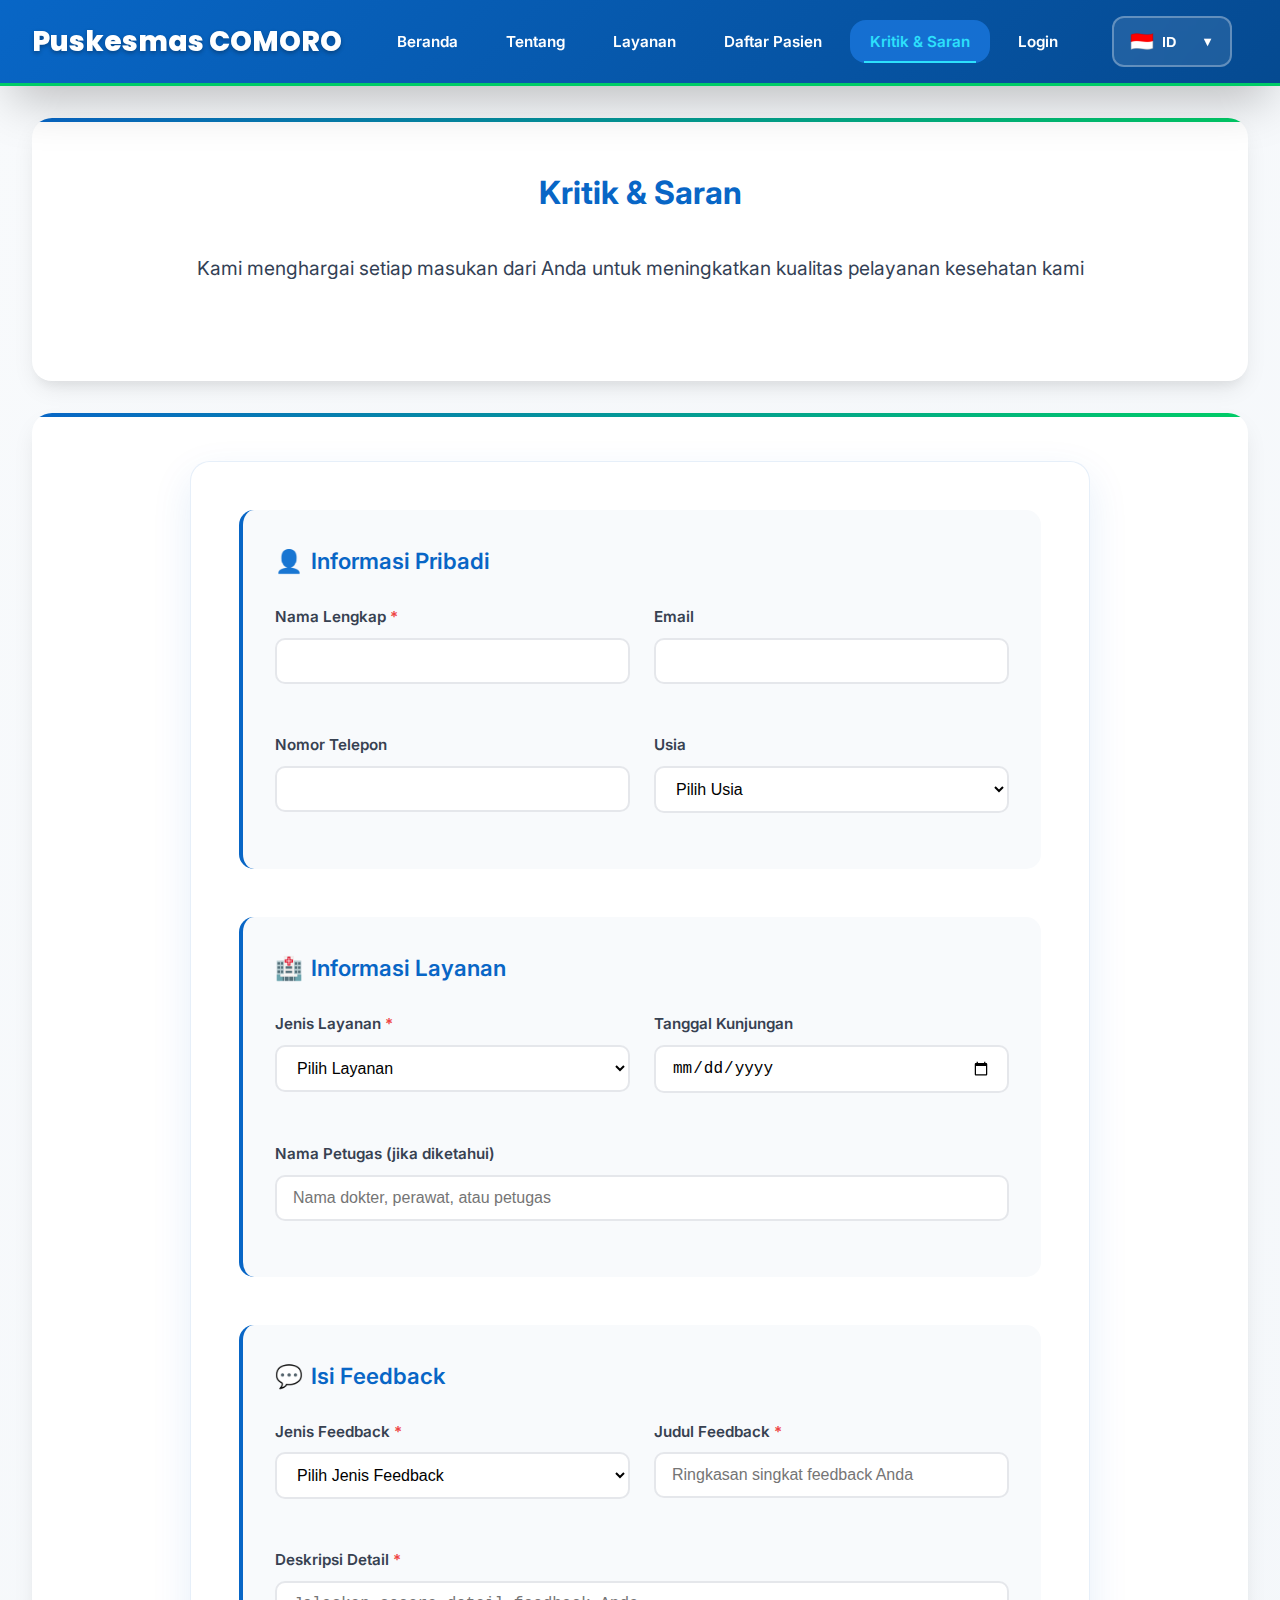
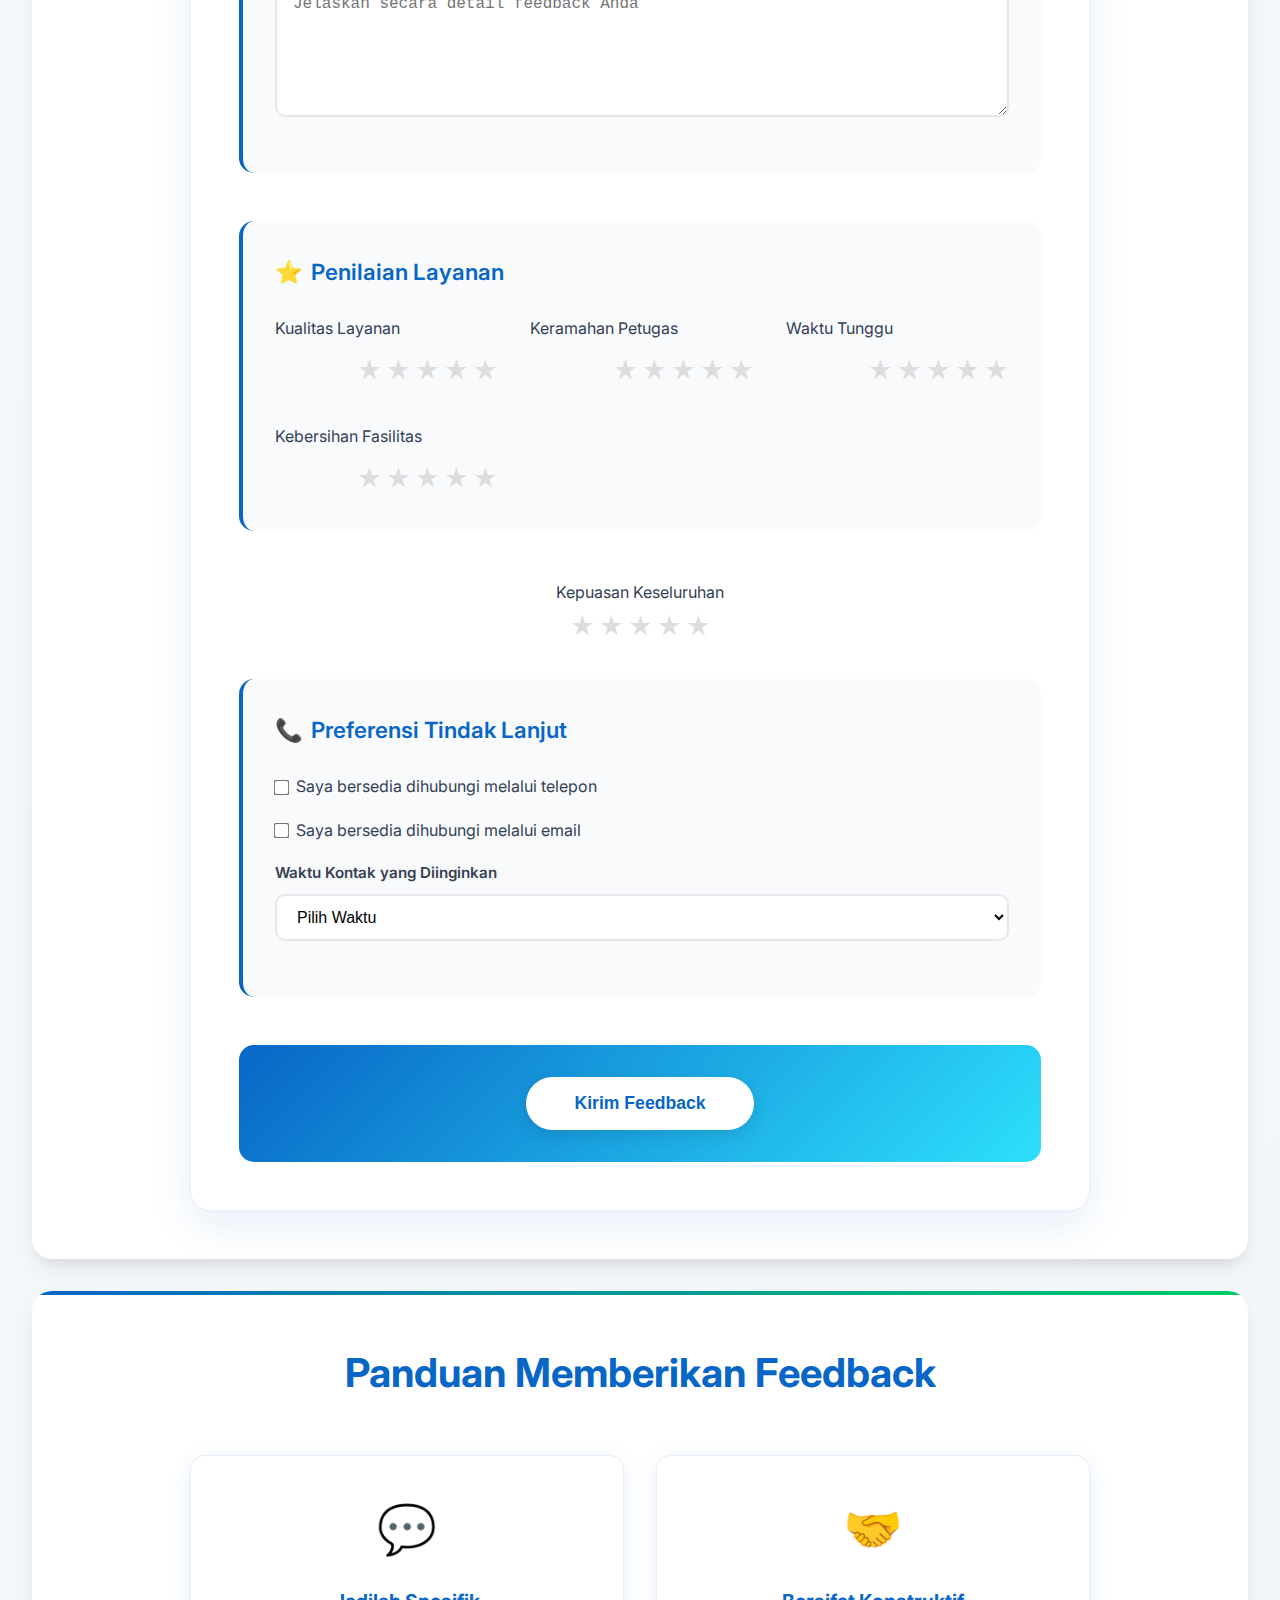
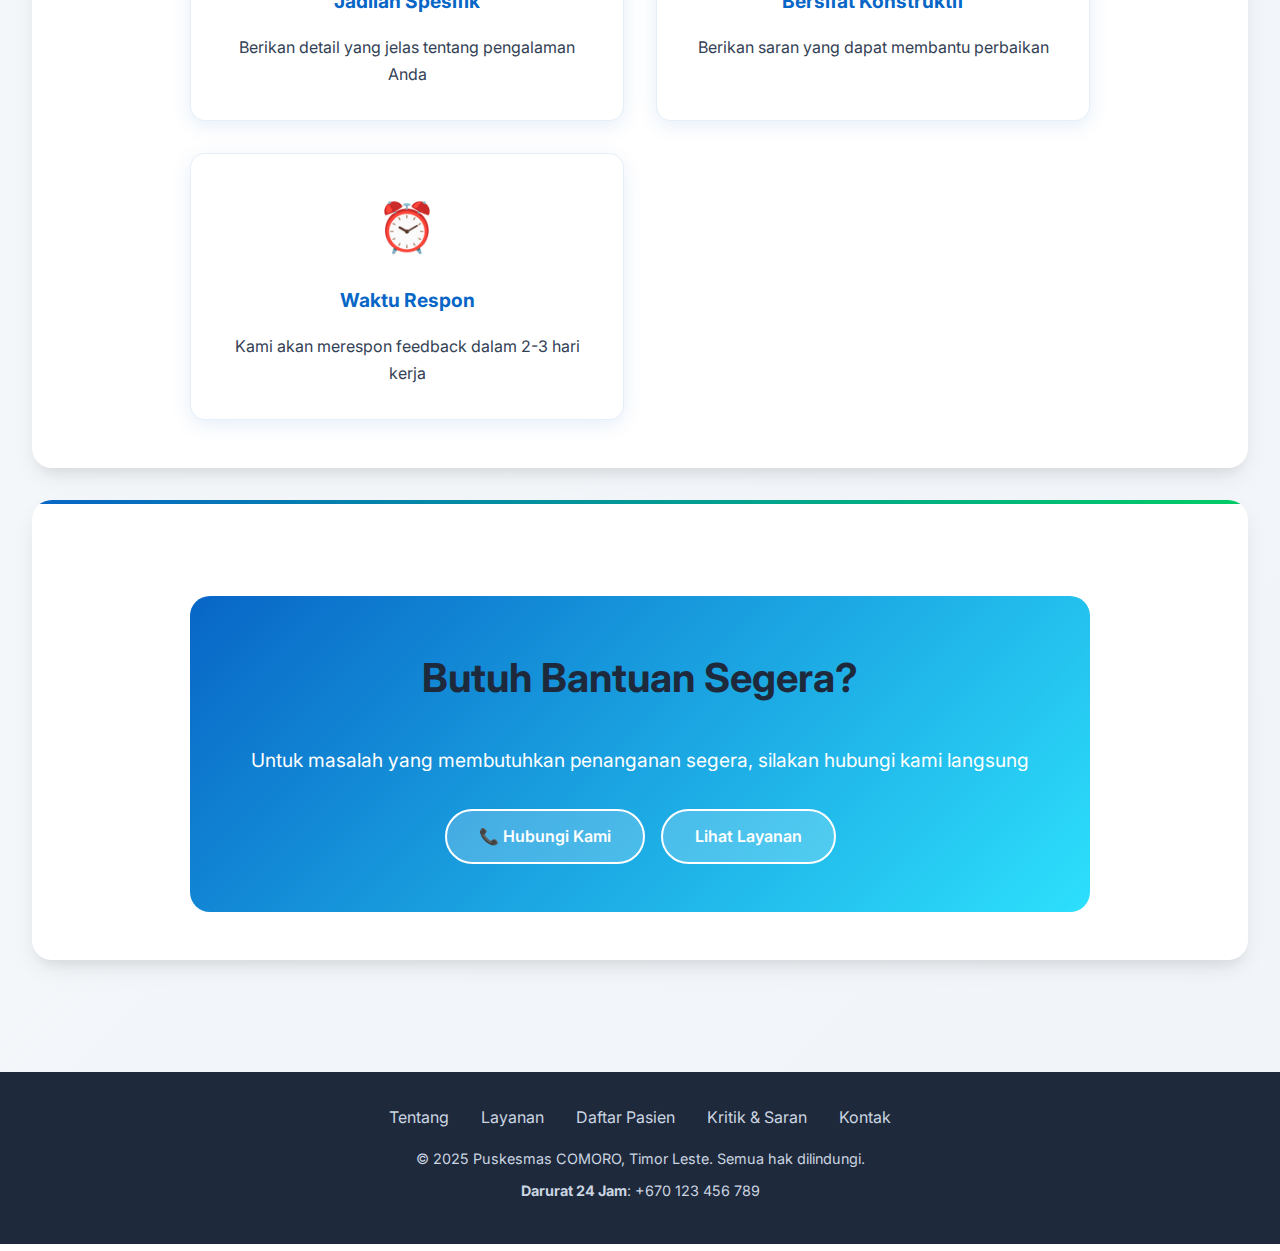
<file: feedback.html>
<!DOCTYPE html>
<html lang="id">
<head>
    <meta charset="UTF-8">
    <meta name="viewport" content="width=device-width, initial-scale=1.0">
    <title data-lang="feedbackTitle">Kritik & Saran - Puskesmas COMORO</title>
    <link rel="stylesheet" href="assets/css/main.css">
    <link rel="icon" type="image/x-icon" href="data:image/svg+xml,<svg xmlns='http://www.w3.org/2000/svg' viewBox='0 0 24 24'><path fill='%230866C6' d='M12 2L2 7v10c0 5.55 3.84 9.74 9 11 5.16-1.26 9-5.45 9-11V7l-10-5z'/></svg>">
    <style>
        .form-container {
            max-width: 900px;
            margin: 0 auto;
            background: white;
            padding: 3rem;
            border-radius: 20px;
            box-shadow: 0 15px 40px rgba(8, 102, 198, 0.1);
            border: 1px solid rgba(8, 102, 198, 0.1);
        }
        
        .form-section {
            margin-bottom: 3rem;
            padding: 2rem;
            background: #f8fafc;
            border-radius: 15px;
            border-left: 4px solid #0866C6;
        }
        
        .form-section h2 {
            color: #0866C6;
            margin-bottom: 1.5rem;
            font-size: 1.4rem;
            font-weight: 600;
            display: flex;
            align-items: center;
            gap: 0.5rem;
        }
        
        .form-grid {
            display: grid;
            grid-template-columns: repeat(auto-fit, minmax(250px, 1fr));
            gap: 1.5rem;
        }
        
        .form-group {
            display: flex;
            flex-direction: column;
        }
        
        .form-group.full-width {
            grid-column: 1 / -1;
        }
        
        .form-group label {
            font-weight: 600;
            margin-bottom: 0.5rem;
            color: #374151;
            font-size: 0.95rem;
        }
        
        .form-group input,
        .form-group select,
        .form-group textarea {
            padding: 0.75rem 1rem;
            border: 2px solid #e5e7eb;
            border-radius: 10px;
            font-size: 1rem;
            transition: all 0.3s ease;
            background: white;
        }
        
        .form-group input:focus,
        .form-group select:focus,
        .form-group textarea:focus {
            outline: none;
            border-color: #0866C6;
            box-shadow: 0 0 0 3px rgba(8, 102, 198, 0.1);
        }
        
        .form-group textarea {
            resize: vertical;
            min-height: 80px;
        }
        
        .required-field::after {
            content: " *";
            color: #ef4444;
        }
        
        .rating-section {
            margin-bottom: 2rem;
        }
        
        .rating-grid {
            display: grid;
            grid-template-columns: repeat(auto-fit, minmax(200px, 1fr));
            gap: 2rem;
        }
        
        .rating-item {
            display: flex;
            flex-direction: column;
            gap: 0.5rem;
        }
        
        .rating-stars {
            display: flex;
            flex-direction: row-reverse;
            justify-content: flex-start;
            gap: 0.25rem;
        }
        
        .rating-stars input {
            display: none;
        }
        
        .rating-stars label {
            cursor: pointer;
            color: #ddd;
            font-size: 1.5rem;
            transition: color 0.2s ease;
        }
        
        .rating-stars label:hover,
        .rating-stars label:hover ~ label,
        .rating-stars input:checked ~ label {
            color: #ffd700;
        }
        
        .overall-rating {
            text-align: center;
            margin: 2rem 0;
        }
        
        .overall-rating .rating-stars {
            justify-content: center;
            font-size: 2rem;
        }
        
        .submit-section {
            text-align: center;
            padding: 2rem;
            background: linear-gradient(135deg, #0866C6, #2de0fc);
            border-radius: 15px;
            margin-top: 2rem;
        }
        
        .submit-btn {
            background: white;
            color: #0866C6;
            border: none;
            padding: 1rem 3rem;
            font-size: 1.1rem;
            font-weight: 600;
            border-radius: 50px;
            cursor: pointer;
            transition: all 0.3s ease;
            box-shadow: 0 5px 15px rgba(0,0,0,0.1);
        }
        
        .submit-btn:hover {
            transform: translateY(-2px);
            box-shadow: 0 8px 25px rgba(0,0,0,0.15);
        }
        
        .guidelines-cards {
            display: grid;
            grid-template-columns: repeat(auto-fit, minmax(280px, 1fr));
            gap: 2rem;
            margin-top: 3rem;
        }
        
        .guideline-card {
            background: white;
            padding: 2rem;
            border-radius: 15px;
            box-shadow: 0 5px 20px rgba(8, 102, 198, 0.1);
            text-align: center;
            border: 1px solid rgba(8, 102, 198, 0.1);
        }
        
        .guideline-card .icon {
            font-size: 3rem;
            color: #0866C6;
            margin-bottom: 1rem;
        }
        
        .guideline-card h3 {
            color: #0866C6;
            margin-bottom: 1rem;
            font-size: 1.2rem;
        }
        
        .contact-section {
            background: linear-gradient(135deg, #0866C6, #2de0fc);
            color: white;
            padding: 3rem;
            border-radius: 20px;
            text-align: center;
            margin-top: 3rem;
        }
        
        .contact-buttons {
            display: flex;
            gap: 1rem;
            justify-content: center;
            flex-wrap: wrap;
            margin-top: 2rem;
        }
        
        .contact-btn {
            background: rgba(255,255,255,0.2);
            color: white;
            border: 2px solid white;
            padding: 0.75rem 2rem;
            border-radius: 50px;
            text-decoration: none;
            transition: all 0.3s ease;
            font-weight: 600;
        }
        
        .contact-btn:hover {
            background: white;
            color: #0866C6;
        }
        
        .checkbox-group {
            display: flex;
            align-items: center;
            gap: 0.5rem;
            margin-bottom: 1rem;
        }
        
        .checkbox-group input[type="checkbox"] {
            transform: scale(1.2);
        }
        
        @media (max-width: 768px) {
            .form-container {
                padding: 2rem 1rem;
                margin: 0 1rem;
            }
            
            .form-section {
                padding: 1.5rem;
            }
            
            .form-grid {
                grid-template-columns: 1fr;
            }
            
            .rating-grid {
                grid-template-columns: 1fr;
            }
            
            .contact-buttons {
                flex-direction: column;
                align-items: center;
            }
        }
    </style>
</head>
<body>
    <!-- Header Section -->
    <header>
        <div class="header-container">
            <!-- Logo -->
            <a href="index.html" class="logo" data-lang="siteName">Puskesmas COMORO</a>
            
            <!-- Mobile Menu Button -->
            <button class="mobile-menu-btn" onclick="toggleMobileMenu()">☰</button>
            
            <!-- Main Navigation -->
            <nav id="mainNav">
                <ul>
                    <li><a href="index.html" data-lang="home">Beranda</a></li>
                    <li><a href="about.html" data-lang="about">Tentang</a></li>
                    <li><a href="services.html" data-lang="services">Layanan</a></li>
                    <li><a href="register.html" data-lang="register">Daftar Pasien</a></li>
                    <li><a href="feedback.html" class="active" data-lang="feedback">Kritik & Saran</a></li>
                    <li><a href="login.html" data-lang="login">Login</a></li>
                </ul>
            </nav>
            
            <!-- Right Section: Language + User Info -->
            <div class="header-right-section">
                <!-- Language Switcher -->
                <div class="language-switcher">
                    <div class="language-dropdown-wrapper">
                        <button class="language-current" onclick="toggleLanguageDropdown()">
                            <span class="flag-emoji">🇮🇩</span>
                            <span class="lang-code">ID</span>
                            <span class="dropdown-arrow">▼</span>
                        </button>
                        <div class="language-dropdown" id="languageDropdown">
                            <div class="language-option active" onclick="selectLanguage('id', '🇮🇩', 'ID')">
                                <span class="flag-emoji">🇮🇩</span>
                                <span class="lang-name">Bahasa Indonesia</span>
                            </div>
                            <div class="language-option" onclick="selectLanguage('en', '🇬🇧', 'EN')">
                                <span class="flag-emoji">🇬🇧</span>
                                <span class="lang-name">English</span>
                            </div>
                            <div class="language-option" onclick="selectLanguage('tet', '🇹🇱', 'TET')">
                                <span class="flag-emoji">🇹🇱</span>
                                <span class="lang-name">Tetun</span>
                            </div>
                        </div>
                    </div>
                </div>
                
                <!-- User Info Section (will be populated by JS) -->
                <div id="userInfoSection" class="user-info-section"></div>
            </div>
        </div>
    </header>

    <!-- Main Content -->
    <main>
        <!-- Feedback Header -->
        <section class="section">
            <h1 data-lang="feedbackTitle" class="text-center" style="color: #0866C6; margin-bottom: 2rem;">Kritik & Saran</h1>
            <p data-lang="feedbackSubtitle" class="text-center" style="font-size: 1.2rem; margin-bottom: 3rem;">
                Kami menghargai setiap masukan dari Anda untuk meningkatkan kualitas pelayanan kesehatan kami
            </p>
        </section>

        <!-- Feedback Form -->
        <section class="section">
            <div class="form-container">
                <form id="feedbackForm" onsubmit="submitFeedback(event)">
                    <!-- Personal Information -->
                    <div class="form-section">
                        <h2>👤 <span data-lang="personalInfo">Informasi Pribadi</span></h2>
                        
                        <div class="form-grid">
                            <div class="form-group">
                                <label for="name" class="required-field" data-lang="name">Nama Lengkap</label>
                                <input type="text" id="name" name="name" required>
                            </div>
                            
                            <div class="form-group">
                                <label for="email" data-lang="email">Email</label>
                                <input type="email" id="email" name="email">
                            </div>
                            
                            <div class="form-group">
                                <label for="phone" data-lang="phone">Nomor Telepon</label>
                                <input type="tel" id="phone" name="phone">
                            </div>
                            
                            <div class="form-group">
                                <label for="age" data-lang="age">Usia</label>
                                <select id="age" name="age">
                                    <option value="" data-lang="selectAge">Pilih Usia</option>
                                    <option value="under18" data-lang="under18">Di bawah 18 tahun</option>
                                    <option value="18-30" data-lang="age18to30">18-30 tahun</option>
                                    <option value="31-50" data-lang="age31to50">31-50 tahun</option>
                                    <option value="51-65" data-lang="age51to65">51-65 tahun</option>
                                    <option value="over65" data-lang="over65">Di atas 65 tahun</option>
                                </select>
                            </div>
                        </div>
                    </div>

                    <!-- Service Information -->
                    <div class="form-section">
                        <h2>🏥 <span data-lang="serviceInfo">Informasi Layanan</span></h2>
                        
                        <div class="form-grid">
                            <div class="form-group">
                                <label for="serviceType" class="required-field" data-lang="serviceType">Jenis Layanan</label>
                                <select id="serviceType" name="serviceType" required>
                                    <option value="" data-lang="selectService">Pilih Layanan</option>
                                    <option value="outpatient" data-lang="outpatient">Rawat Jalan</option>
                                    <option value="emergency" data-lang="emergency">Unit Gawat Darurat</option>
                                    <option value="maternal" data-lang="maternal">Kesehatan Ibu & Anak</option>
                                    <option value="immunization" data-lang="immunization">Imunisasi & KB</option>
                                    <option value="laboratory" data-lang="laboratory">Laboratorium</option>
                                    <option value="pharmacy" data-lang="pharmacy">Farmasi</option>
                                    <option value="registration" data-lang="registration">Pendaftaran</option>
                                    <option value="other" data-lang="other">Lainnya</option>
                                </select>
                            </div>
                            
                            <div class="form-group">
                                <label for="visitDate" data-lang="visitDate">Tanggal Kunjungan</label>
                                <input type="date" id="visitDate" name="visitDate">
                            </div>
                            
                            <div class="form-group full-width">
                                <label for="staffName" data-lang="staffName">Nama Petugas (jika diketahui)</label>
                                <input type="text" id="staffName" name="staffName" data-lang="staffNamePlaceholder" placeholder="Nama dokter, perawat, atau petugas">
                            </div>
                        </div>
                    </div>

                    <!-- Feedback Content -->
                    <div class="form-section">
                        <h2>💬 <span data-lang="feedbackContent">Isi Feedback</span></h2>
                        
                        <div class="form-grid">
                            <div class="form-group">
                                <label for="feedbackType" class="required-field" data-lang="feedbackType">Jenis Feedback</label>
                                <select id="feedbackType" name="feedbackType" required onchange="toggleFeedbackFields()">
                                    <option value="" data-lang="selectFeedbackType">Pilih Jenis Feedback</option>
                                    <option value="complaint" data-lang="complaint">Keluhan</option>
                                    <option value="suggestion" data-lang="suggestion">Saran</option>
                                    <option value="praise" data-lang="praise">Pujian</option>
                                    <option value="question" data-lang="question">Pertanyaan</option>
                                </select>
                            </div>
                            
                            <div class="form-group">
                                <label for="feedbackTitle" class="required-field" data-lang="feedbackTitle">Judul Feedback</label>
                                <input type="text" id="feedbackTitle" name="feedbackTitle" required data-lang="feedbackTitlePlaceholder" placeholder="Ringkasan singkat feedback Anda">
                            </div>
                            
                            <div class="form-group full-width">
                                <label for="feedbackDescription" class="required-field" data-lang="feedbackDescription">Deskripsi Detail</label>
                                <textarea id="feedbackDescription" name="feedbackDescription" rows="6" required data-lang="feedbackDescriptionPlaceholder" placeholder="Jelaskan secara detail feedback Anda"></textarea>
                            </div>
                            
                            <div id="complaintFields" style="display: none;" class="form-group">
                                <label for="complaintSeverity" data-lang="complaintSeverity">Tingkat Keparahan</label>
                                <select id="complaintSeverity" name="complaintSeverity">
                                    <option value="" data-lang="selectSeverity">Pilih Tingkat Keparahan</option>
                                    <option value="low" data-lang="lowSeverity">Rendah</option>
                                    <option value="medium" data-lang="mediumSeverity">Sedang</option>
                                    <option value="high" data-lang="highSeverity">Tinggi</option>
                                    <option value="critical" data-lang="criticalSeverity">Kritis</option>
                                </select>
                            </div>
                            
                            <div id="suggestionFields" style="display: none;" class="form-group">
                                <label for="suggestionCategory" data-lang="suggestionCategory">Kategori Saran</label>
                                <select id="suggestionCategory" name="suggestionCategory">
                                    <option value="" data-lang="selectCategory">Pilih Kategori</option>
                                    <option value="service" data-lang="serviceImprovement">Peningkatan Layanan</option>
                                    <option value="facility" data-lang="facilityImprovement">Peningkatan Fasilitas</option>
                                    <option value="staff" data-lang="staffImprovement">Peningkatan SDM</option>
                                    <option value="process" data-lang="processImprovement">Peningkatan Proses</option>
                                    <option value="other" data-lang="otherImprovement">Lainnya</option>
                                </select>
                            </div>
                        </div>
                    </div>

                    <!-- Rating Section -->
                    <div class="form-section">
                        <h2>⭐ <span data-lang="ratingSection">Penilaian Layanan</span></h2>
                        
                        <div class="rating-grid">
                            <div class="rating-item">
                                <label data-lang="serviceQuality">Kualitas Layanan</label>
                                <div class="rating-stars">
                                    <input type="radio" name="serviceQuality" value="5" id="sq5"><label for="sq5">★</label>
                                    <input type="radio" name="serviceQuality" value="4" id="sq4"><label for="sq4">★</label>
                                    <input type="radio" name="serviceQuality" value="3" id="sq3"><label for="sq3">★</label>
                                    <input type="radio" name="serviceQuality" value="2" id="sq2"><label for="sq2">★</label>
                                    <input type="radio" name="serviceQuality" value="1" id="sq1"><label for="sq1">★</label>
                                </div>
                            </div>
                            
                            <div class="rating-item">
                                <label data-lang="staffCourtesy">Keramahan Petugas</label>
                                <div class="rating-stars">
                                    <input type="radio" name="staffCourtesy" value="5" id="sc5"><label for="sc5">★</label>
                                    <input type="radio" name="staffCourtesy" value="4" id="sc4"><label for="sc4">★</label>
                                    <input type="radio" name="staffCourtesy" value="3" id="sc3"><label for="sc3">★</label>
                                    <input type="radio" name="staffCourtesy" value="2" id="sc2"><label for="sc2">★</label>
                                    <input type="radio" name="staffCourtesy" value="1" id="sc1"><label for="sc1">★</label>
                                </div>
                            </div>
                            
                            <div class="rating-item">
                                <label data-lang="waitingTime">Waktu Tunggu</label>
                                <div class="rating-stars">
                                    <input type="radio" name="waitingTime" value="5" id="wt5"><label for="wt5">★</label>
                                    <input type="radio" name="waitingTime" value="4" id="wt4"><label for="wt4">★</label>
                                    <input type="radio" name="waitingTime" value="3" id="wt3"><label for="wt3">★</label>
                                    <input type="radio" name="waitingTime" value="2" id="wt2"><label for="wt2">★</label>
                                    <input type="radio" name="waitingTime" value="1" id="wt1"><label for="wt1">★</label>
                                </div>
                            </div>
                            
                            <div class="rating-item">
                                <label data-lang="facilityCleanliness">Kebersihan Fasilitas</label>
                                <div class="rating-stars">
                                    <input type="radio" name="facilityCleanliness" value="5" id="fc5"><label for="fc5">★</label>
                                    <input type="radio" name="facilityCleanliness" value="4" id="fc4"><label for="fc4">★</label>
                                    <input type="radio" name="facilityCleanliness" value="3" id="fc3"><label for="fc3">★</label>
                                    <input type="radio" name="facilityCleanliness" value="2" id="fc2"><label for="fc2">★</label>
                                    <input type="radio" name="facilityCleanliness" value="1" id="fc1"><label for="fc1">★</label>
                                </div>
                            </div>
                        </div>
                    </div>

                    <!-- Overall Satisfaction -->
                    <div class="overall-rating">
                        <label data-lang="overallSatisfaction">Kepuasan Keseluruhan</label>
                        <div class="rating-stars">
                            <input type="radio" name="overallSatisfaction" value="5" id="os5"><label for="os5">★</label>
                            <input type="radio" name="overallSatisfaction" value="4" id="os4"><label for="os4">★</label>
                            <input type="radio" name="overallSatisfaction" value="3" id="os3"><label for="os3">★</label>
                            <input type="radio" name="overallSatisfaction" value="2" id="os2"><label for="os2">★</label>
                            <input type="radio" name="overallSatisfaction" value="1" id="os1"><label for="os1">★</label>
                        </div>
                    </div>

                    <!-- Follow-up Preferences -->
                    <div class="form-section">
                        <h2>📞 <span data-lang="followUpPreferences">Preferensi Tindak Lanjut</span></h2>
                        
                        <div class="checkbox-group">
                            <input type="checkbox" id="followUpPhone" name="followUpPhone" value="true">
                            <label for="followUpPhone" data-lang="followUpPhone">Saya bersedia dihubungi melalui telepon</label>
                        </div>
                        
                        <div class="checkbox-group">
                            <input type="checkbox" id="followUpEmail" name="followUpEmail" value="true">
                            <label for="followUpEmail" data-lang="followUpEmail">Saya bersedia dihubungi melalui email</label>
                        </div>
                        
                        <div class="form-group" style="margin-top: 1rem;">
                            <label for="preferredContactTime" data-lang="preferredContactTime">Waktu Kontak yang Diinginkan</label>
                            <select id="preferredContactTime" name="preferredContactTime">
                                <option value="" data-lang="selectContactTime">Pilih Waktu</option>
                                <option value="morning" data-lang="morning">Pagi (08:00-12:00)</option>
                                <option value="afternoon" data-lang="afternoon">Siang (12:00-17:00)</option>
                                <option value="evening" data-lang="evening">Sore (17:00-20:00)</option>
                                <option value="anytime" data-lang="anytime">Kapan saja</option>
                            </select>
                        </div>
                    </div>

                    <!-- Submit Button -->
                    <div class="submit-section">
                        <button type="submit" class="submit-btn" data-lang="submitFeedback">
                            Kirim Feedback
                        </button>
                    </div>
                </form>
            </div>
        </section>

        <!-- Feedback Guidelines -->
        <section class="section">
            <div style="max-width: 900px; margin: 0 auto;">
                <h2 data-lang="feedbackGuidelines" class="text-center" style="color: #0866C6; margin-bottom: 2rem;">Panduan Memberikan Feedback</h2>
                
                <div class="guidelines-cards">
                    <div class="guideline-card">
                        <div class="icon">💬</div>
                        <h3 data-lang="beSpecific">Jadilah Spesifik</h3>
                        <p data-lang="beSpecificDesc">Berikan detail yang jelas tentang pengalaman Anda</p>
                    </div>
                    
                    <div class="guideline-card">
                        <div class="icon">🤝</div>
                        <h3 data-lang="beConstructive">Bersifat Konstruktif</h3>
                        <p data-lang="beConstructiveDesc">Berikan saran yang dapat membantu perbaikan</p>
                    </div>
                    
                    <div class="guideline-card">
                        <div class="icon">⏰</div>
                        <h3 data-lang="responseTime">Waktu Respon</h3>
                        <p data-lang="responseTimeDesc">Kami akan merespon feedback dalam 2-3 hari kerja</p>
                    </div>
                </div>
            </div>
        </section>

        <!-- Contact Information -->
        <section class="section">
            <div style="max-width: 900px; margin: 0 auto;">
                <div class="contact-section">
                    <h2 data-lang="needImmediateHelp" style="margin-bottom: 2rem;">Butuh Bantuan Segera?</h2>
                    <p data-lang="contactImmediateDesc" style="font-size: 1.2rem; margin-bottom: 2rem;">
                        Untuk masalah yang membutuhkan penanganan segera, silakan hubungi kami langsung
                    </p>
                    
                    <div class="contact-buttons">
                        <a href="tel:+670123456789" class="contact-btn" data-lang="contactUs">
                            📞 Hubungi Kami
                        </a>
                        <a href="services.html" class="contact-btn" data-lang="viewServices">Lihat Layanan</a>
                    </div>
                </div>
            </div>
        </section>
    </main>

    <!-- Footer -->
    <footer>
        <div class="footer-content">
            <div class="footer-links">
                <a href="about.html" data-lang="about">Tentang</a>
                <a href="services.html" data-lang="services">Layanan</a>
                <a href="register.html" data-lang="register">Daftar Pasien</a>
                <a href="feedback.html" data-lang="feedback">Kritik & Saran</a>
                <a href="tel:+670123456789" data-lang="contact">Kontak</a>
            </div>
            <p data-lang="footerText">© 2025 Puskesmas COMORO, Timor Leste. Semua hak dilindungi.</p>
            <p><strong data-lang="emergency24">Darurat 24 Jam</strong>: +670 123 456 789</p>
        </div>
    </footer>

    <!-- JavaScript -->
    <script src="assets/lang/translations.js"></script>
    <script>
        // Mobile menu functions
        function toggleMobileMenu() {
            const overlay = document.getElementById('mobileNavOverlay');
            const body = document.body;
            
            overlay.classList.toggle('show');
            
            // Prevent body scroll when menu is open
            if (overlay.classList.contains('show')) {
                body.style.overflow = 'hidden';
            } else {
                body.style.overflow = '';
            }
        }
        
        // Close mobile menu when clicking on overlay background
        document.getElementById('mobileNavOverlay').addEventListener('click', function(e) {
            if (e.target === this) {
                toggleMobileMenu();
            }
        });
        
        // Language dropdown functions
        function toggleLanguageDropdown() {
            const dropdown = document.getElementById('languageDropdown');
            const currentBtn = document.querySelector('.language-current');
            
            dropdown.classList.toggle('show');
            currentBtn.classList.toggle('open');
            
            // Close dropdown when clicking outside
            document.addEventListener('click', function closeDropdown(event) {
                if (!event.target.closest('.language-dropdown-wrapper')) {
                    dropdown.classList.remove('show');
                    currentBtn.classList.remove('open');
                    document.removeEventListener('click', closeDropdown);
                }
            });
        }
        
        function selectLanguage(langCode, flagEmoji, shortCode) {
            // Update current display
            const currentBtn = document.querySelector('.language-current');
            const flagSpan = currentBtn.querySelector('.flag-emoji');
            const langCodeSpan = currentBtn.querySelector('.lang-code');
            
            flagSpan.textContent = flagEmoji;
            langCodeSpan.textContent = shortCode;
            
            // Update active state in dropdown
            document.querySelectorAll('.language-option').forEach(option => {
                option.classList.remove('active');
            });
            event.target.closest('.language-option').classList.add('active');
            
            // Close dropdown
            document.getElementById('languageDropdown').classList.remove('show');
            currentBtn.classList.remove('open');
            
            // Change language
            changeLanguage(langCode);
        }

        // Toggle feedback fields based on type
        function toggleFeedbackFields() {
            const feedbackType = document.getElementById('feedbackType').value;
            const complaintFields = document.getElementById('complaintFields');
            const suggestionFields = document.getElementById('suggestionFields');
            
            // Hide all fields first
            complaintFields.style.display = 'none';
            suggestionFields.style.display = 'none';
            
            // Show relevant fields
            if (feedbackType === 'complaint') {
                complaintFields.style.display = 'block';
            } else if (feedbackType === 'suggestion') {
                suggestionFields.style.display = 'block';
            }
        }

        // Feedback form submission
        function submitFeedback(event) {
            event.preventDefault();
            
            // Get form data
            const formData = new FormData(event.target);
            const feedbackData = Object.fromEntries(formData);
            
            // Validate required fields
            const requiredFields = ['name', 'serviceType', 'feedbackType', 'feedbackTitle', 'feedbackDescription'];
            const missingFields = requiredFields.filter(field => !feedbackData[field]);
            
            if (missingFields.length > 0) {
                alert(getCurrentTranslation('pleaseCompleteFields'));
                return;
            }
            
            // Save feedback data
            const feedbacks = JSON.parse(localStorage.getItem('patientFeedbacks') || '[]');
            feedbackData.id = Date.now(); // Simple ID generation
            feedbackData.submissionDate = new Date().toISOString();
            feedbackData.status = 'pending';
            
            feedbacks.push(feedbackData);
            localStorage.setItem('patientFeedbacks', JSON.stringify(feedbacks));
            
            // Show success message
            alert(getCurrentTranslation('feedbackSuccess'));
            
            // Reset form
            event.target.reset();
            
            // Hide conditional fields
            document.getElementById('complaintFields').style.display = 'none';
            document.getElementById('suggestionFields').style.display = 'none';
        }

        // Helper function to get current translation
        function getCurrentTranslation(key) {
            return translations[currentLanguage] && translations[currentLanguage][key] ? 
                   translations[currentLanguage][key] : key;
        }

        // Initialize language system
        document.addEventListener('DOMContentLoaded', function() {
            loadSavedLanguage();
            
            // Add fade-in animation to main content
            const main = document.querySelector('main');
            if (main) {
                main.classList.add('fade-in');
            }
        });

        function openMobileMenu() {
            document.getElementById('mobileMenuOverlay').classList.add('show');
            document.body.style.overflow = 'hidden';
        }

        function closeMobileMenu() {
            document.getElementById('mobileMenuOverlay').classList.remove('show');
            document.body.style.overflow = 'auto';
        }
    </script>

    <!-- Mobile Menu Overlay -->
    <div class="mobile-menu-overlay" id="mobileMenuOverlay">
        <div class="mobile-menu-content">
            <div class="mobile-menu-header">
                <h3>Menu</h3>
                <button class="mobile-menu-close" onclick="closeMobileMenu()">✕</button>
            </div>
            <nav class="mobile-nav">
                <a href="index.html" class="active">Beranda</a>
                <a href="about.html" class="active">Tentang</a>
                <a href="services.html" class="active">Layanan</a>
                <a href="register.html" class="active">Daftar Pasien</a>
                <a href="feedback.html" class="active">Kritik & Saran</a>
                <a href="login.html" class="active">Login</a>
            </nav>
        </div>
    </div>
</body>
</html>
</file>
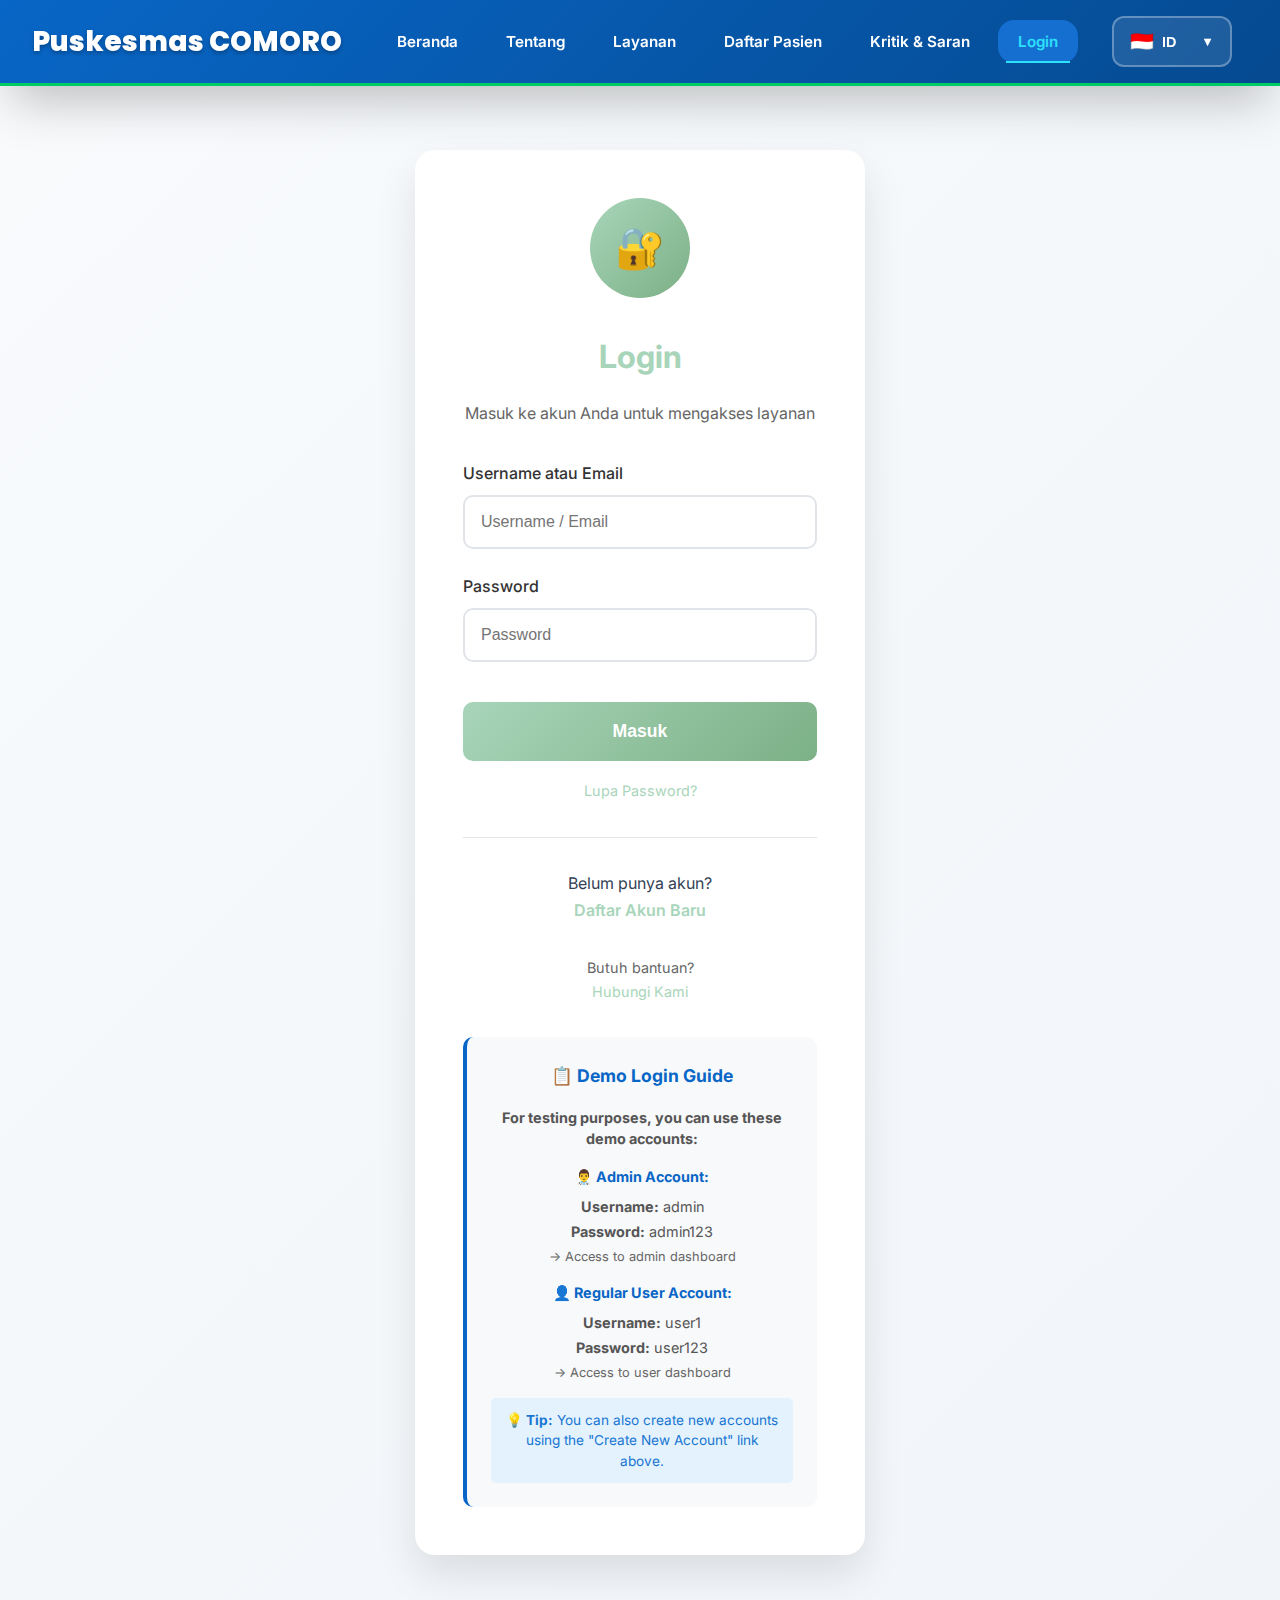
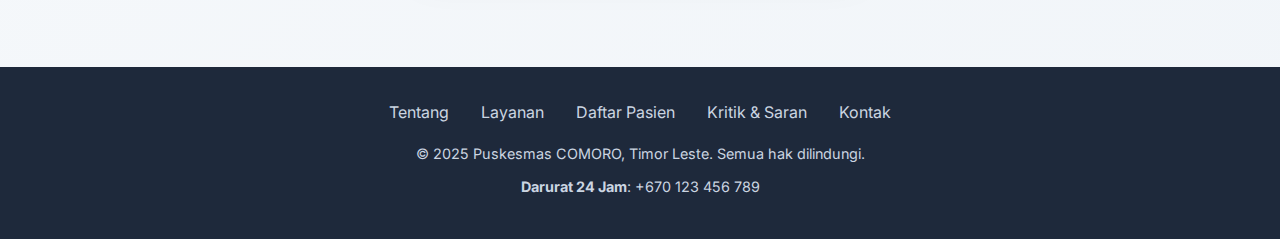
<file: login.html>
<!DOCTYPE html>
<html lang="id">
<head>
    <meta charset="UTF-8">
    <meta name="viewport" content="width=device-width, initial-scale=1.0">
    <title>Login - Puskesmas COMORO</title>
    <link rel="stylesheet" href="assets/css/main.css">
    <link rel="icon" type="image/x-icon" href="data:image/svg+xml,<svg xmlns='http://www.w3.org/2000/svg' viewBox='0 0 24 24'><path fill='%23A8D5BA' d='M12 2L2 7v10c0 5.55 3.84 9.74 9 11 5.16-1.26 9-5.45 9-11V7l-10-5z'/></svg>">
    <style>
        .login-container {
            min-height: calc(100vh - 200px);
            display: flex;
            align-items: center;
            justify-content: center;
            padding: 2rem;
        }
        
        .login-box {
            background: white;
            padding: 3rem;
            border-radius: 20px;
            box-shadow: 0 20px 40px rgba(0,0,0,0.1);
            max-width: 450px;
            width: 100%;
            text-align: center;
        }
        
        .login-icon {
            width: 100px;
            height: 100px;
            background: linear-gradient(135deg, #A8D5BA, #7CB085);
            border-radius: 50%;
            display: flex;
            align-items: center;
            justify-content: center;
            font-size: 2.5rem;
            margin: 0 auto 2rem;
            color: white;
        }
        
        .login-title {
            color: #A8D5BA;
            font-size: 2rem;
            font-weight: 700;
            margin-bottom: 1rem;
        }
        
        .login-subtitle {
            color: #666;
            margin-bottom: 2rem;
        }
        
        .form-group {
            margin-bottom: 1.5rem;
            text-align: left;
        }
        
        .form-group label {
            display: block;
            margin-bottom: 0.5rem;
            color: #333;
            font-weight: 500;
        }
        
        .form-group input {
            width: 100%;
            padding: 1rem;
            border: 2px solid #e1e5e9;
            border-radius: 10px;
            font-size: 1rem;
            transition: border-color 0.3s ease;
            box-sizing: border-box;
        }
        
        .form-group input:focus {
            outline: none;
            border-color: #A8D5BA;
        }
        
        .login-btn {
            width: 100%;
            padding: 1.2rem;
            font-size: 1.1rem;
            font-weight: 600;
            background: linear-gradient(135deg, #A8D5BA, #7CB085);
            color: white;
            border: none;
            border-radius: 10px;
            cursor: pointer;
            transition: all 0.3s ease;
            margin-top: 1rem;
        }
        
        .login-btn:hover {
            transform: translateY(-2px);
            box-shadow: 0 5px 15px rgba(168, 213, 186, 0.4);
        }
        
        .forgot-password {
            margin-top: 1rem;
        }
        
        .forgot-password a {
            color: #A8D5BA;
            text-decoration: none;
            font-size: 0.9rem;
        }
        
        .forgot-password a:hover {
            text-decoration: underline;
        }
        
        .signup-link {
            margin-top: 2rem;
            padding-top: 2rem;
            border-top: 1px solid #e1e5e9;
        }
        
        .signup-link a {
            color: #A8D5BA;
            text-decoration: none;
            font-weight: 600;
        }
        
        .signup-link a:hover {
            text-decoration: underline;
        }
        
        .contact-support {
            margin-top: 2rem;
            font-size: 0.9rem;
            color: #666;
        }
        
        .contact-support a {
            color: #A8D5BA;
            text-decoration: none;
        }
        
        .contact-support a:hover {
            color: var(--secondary-color);
        }
        
        @media (max-width: 768px) {
            .login-box {
                margin: 1rem;
                padding: 2.5rem;
            }
            
            .login-icon {
                width: 80px;
                height: 80px;
                font-size: 2rem;
            }
        }
    </style>
</head>
<body>
    <!-- Header Section -->
    <header>
        <div class="header-container">
            <!-- Logo -->
            <a href="index.html" class="logo" data-lang="siteName">Puskesmas COMORO</a>
            
            <!-- Mobile Menu Button -->
            <button class="mobile-menu-btn" onclick="openMobileMenu()">☰</button>
            
            <!-- Main Navigation -->
            <nav id="mainNav">
                <ul>
                    <li><a href="index.html" data-lang="home">Beranda</a></li>
                    <li><a href="about.html" data-lang="about">Tentang</a></li>
                    <li><a href="services.html" data-lang="services">Layanan</a></li>
                    <li><a href="register.html" data-lang="register">Daftar Pasien</a></li>
                    <li><a href="feedback.html" data-lang="feedback">Kritik & Saran</a></li>
                    <li><a href="login.html" class="active" data-lang="login">Login</a></li>
                </ul>
            </nav>
            
            <!-- Right Section: Language + User Info -->
            <div class="header-right-section">
                <!-- Language Switcher -->
                <div class="language-switcher">
                    <div class="language-dropdown-wrapper">
                        <button class="language-current" onclick="toggleLanguageDropdown()">
                            <span class="flag-emoji">🇮🇩</span>
                            <span class="lang-code">ID</span>
                            <span class="dropdown-arrow">▼</span>
                        </button>
                        <div class="language-dropdown" id="languageDropdown">
                            <div class="language-option active" onclick="selectLanguage('id', '🇮🇩', 'ID')">
                                <span class="flag-emoji">🇮🇩</span>
                                <span class="lang-name">Bahasa Indonesia</span>
                            </div>
                            <div class="language-option" onclick="selectLanguage('en', '🇬🇧', 'EN')">
                                <span class="flag-emoji">🇬🇧</span>
                                <span class="lang-name">English</span>
                            </div>
                            <div class="language-option" onclick="selectLanguage('tet', '🇹🇱', 'TET')">
                                <span class="flag-emoji">🇹🇱</span>
                                <span class="lang-name">Tetun</span>
                            </div>
                        </div>
                    </div>
                </div>
                
                <!-- User Info Section (will be populated by JS) -->
                <div id="userInfoSection" class="user-info-section"></div>
            </div>
        </div>
    </header>

    <!-- MOBILE MENU OVERLAY -->
    <div class="mobile-menu-overlay" id="mobileMenuOverlay">
        <div class="mobile-menu-content">
            <div class="mobile-menu-header">
                <h3>Menu</h3>
                <button class="mobile-menu-close" onclick="closeMobileMenu()">✕</button>
            </div>
            <nav class="mobile-nav">
                <a href="index.html" class="active">Beranda</a>
                <a href="about.html" class="active">Tentang</a>
                <a href="services.html" class="active">Layanan</a>
                <a href="register.html" class="active">Daftar Pasien</a>
                <a href="feedback.html" class="active">Kritik & Saran</a>
                <a href="login.html" class="active">Login</a>
            </nav>
        </div>
    </div>

    <!-- Main Content -->
    <main>
        <div class="login-container">
            <div class="login-box">
                <div class="login-icon">🔐</div>
                <h1 class="login-title" data-lang="loginTitle">Login</h1>
                <p class="login-subtitle" data-lang="loginSubtitle">Masuk ke akun Anda untuk mengakses layanan</p>
                
                <form id="loginForm" onsubmit="handleLogin(event)">
                    <div class="form-group">
                        <label for="username" data-lang="username">Username atau Email</label>
                        <input type="text" id="username" name="username" required data-lang="usernamePlaceholder" placeholder="Username / Email">
                    </div>
                    
                    <div class="form-group">
                        <label for="password" data-lang="password">Password</label>
                        <input type="password" id="password" name="password" required data-lang="passwordPlaceholder" placeholder="Password">
                    </div>
                    
                    <button type="submit" class="login-btn" data-lang="loginButton">Masuk</button>
                </form>
                
                <div class="forgot-password">
                    <a href="#" data-lang="forgotPassword">Lupa Password?</a>
                </div>
                
                <div class="signup-link">
                    <p data-lang="noAccount">Belum punya akun?</p>
                    <a href="signup.html" data-lang="createAccount">Daftar Akun Baru</a>
                </div>
                
                <div class="contact-support">
                    <p data-lang="needHelp">Butuh bantuan?</p>
                    <a href="tel:+670123456789" data-lang="contactUs">Hubungi Kami</a>
                </div>
                
                <!-- Demo Guide Section -->
                <div class="demo-guide" style="margin-top: 2rem; padding: 1.5rem; background: #f8f9fa; border-radius: 10px; border-left: 4px solid #0866C6;">
                    <h3 style="color: #0866C6; margin-bottom: 1rem; font-size: 1.1rem;">📋 Demo Login Guide</h3>
                    <div style="font-size: 0.9rem; color: #555; line-height: 1.5;">
                        <p style="margin-bottom: 1rem;"><strong>For testing purposes, you can use these demo accounts:</strong></p>
                        
                        <div style="margin-bottom: 1rem;">
                            <h4 style="color: #0866C6; margin-bottom: 0.5rem;">👨‍⚕️ Admin Account:</h4>
                            <p style="margin: 0.25rem 0;"><strong>Username:</strong> admin</p>
                            <p style="margin: 0.25rem 0;"><strong>Password:</strong> admin123</p>
                            <p style="margin: 0.25rem 0; font-size: 0.8rem; color: #666;">→ Access to admin dashboard</p>
                        </div>
                        
                        <div style="margin-bottom: 1rem;">
                            <h4 style="color: #0866C6; margin-bottom: 0.5rem;">👤 Regular User Account:</h4>
                            <p style="margin: 0.25rem 0;"><strong>Username:</strong> user1</p>
                            <p style="margin: 0.25rem 0;"><strong>Password:</strong> user123</p>
                            <p style="margin: 0.25rem 0; font-size: 0.8rem; color: #666;">→ Access to user dashboard</p>
                        </div>
                        
                        <div style="background: #e3f2fd; padding: 0.75rem; border-radius: 5px; margin-top: 1rem;">
                            <p style="margin: 0; font-size: 0.85rem; color: #1976d2;">
                                <strong>💡 Tip:</strong> You can also create new accounts using the "Create New Account" link above.
                            </p>
                        </div>
                    </div>
                </div>
            </div>
        </div>
    </main>

    <!-- Footer -->
    <footer>
        <div class="footer-content">
            <div class="footer-links">
                <a href="about.html" data-lang="about">Tentang</a>
                <a href="services.html" data-lang="services">Layanan</a>
                <a href="register.html" data-lang="register">Daftar Pasien</a>
                <a href="feedback.html" data-lang="feedback">Kritik & Saran</a>
                <a href="tel:+670123456789" data-lang="contact">Kontak</a>
            </div>
            <p data-lang="footerText">© 2025 Puskesmas COMORO, Timor Leste. Semua hak dilindungi.</p>
            <p><strong data-lang="emergency24">Darurat 24 Jam</strong>: +670 123 456 789</p>
        </div>
    </footer>

    <!-- JavaScript -->
    <script src="assets/lang/translations.js"></script>
    <script>
        // Mobile menu functions
        function toggleMobileMenu() {
            const overlay = document.getElementById('mobileNavOverlay');
            const body = document.body;
            
            overlay.classList.toggle('show');
            
            // Prevent body scroll when menu is open
            if (overlay.classList.contains('show')) {
                body.style.overflow = 'hidden';
            } else {
                body.style.overflow = '';
            }
        }
        
        // Close mobile menu when clicking on overlay background
        document.getElementById('mobileNavOverlay').addEventListener('click', function(e) {
            if (e.target === this) {
                toggleMobileMenu();
            }
        });
        
        // Language dropdown functions
        function toggleLanguageDropdown() {
            const dropdown = document.getElementById('languageDropdown');
            const currentBtn = document.querySelector('.language-current');
            
            dropdown.classList.toggle('show');
            currentBtn.classList.toggle('open');
            
            // Close dropdown when clicking outside
            document.addEventListener('click', function closeDropdown(event) {
                if (!event.target.closest('.language-dropdown-wrapper')) {
                    dropdown.classList.remove('show');
                    currentBtn.classList.remove('open');
                    document.removeEventListener('click', closeDropdown);
                }
            });
        }
        
        function selectLanguage(langCode, flagEmoji, shortCode) {
            // Update current display
            const currentBtn = document.querySelector('.language-current');
            const flagSpan = currentBtn.querySelector('.flag-emoji');
            const langCodeSpan = currentBtn.querySelector('.lang-code');
            
            flagSpan.textContent = flagEmoji;
            langCodeSpan.textContent = shortCode;
            
            // Update active state in dropdown
            document.querySelectorAll('.language-option').forEach(option => {
                option.classList.remove('active');
            });
            event.target.closest('.language-option').classList.add('active');
            
            // Close dropdown
            document.getElementById('languageDropdown').classList.remove('show');
            currentBtn.classList.remove('open');
            
            // Change language
            changeLanguage(langCode);
        }

        // Login form handling
        function handleLogin(event) {
            event.preventDefault();
            const username = document.getElementById('username').value;
            const password = document.getElementById('password').value;
            
            // Simple validation
            if (!username || !password) {
                alert(window.translations[currentLanguage].pleaseFillFields || 'Mohon isi username dan password');
                return;
            }
            
            // Check hardcoded demo accounts first
            const demoUsers = {
                'admin': { password: 'admin123', role: 'admin', name: 'Dr. Maria Santos' },
                'user1': { password: 'user123', role: 'user', name: 'User Demo' }
            };
            
            // Check if it's a demo account
            if (demoUsers[username] && demoUsers[username].password === password) {
                const user = {
                    username: username,
                    role: demoUsers[username].role,
                    name: demoUsers[username].name,
                    loginTime: new Date().toISOString()
                };
                localStorage.setItem('currentUser', JSON.stringify(user));
                
                if (user.role === 'admin') {
                    window.location.href = 'dashboard.html';
                } else {
                    window.location.href = 'user-dashboard.html';
                }
                return;
            }
            
            // Check stored users from localStorage
            const users = JSON.parse(localStorage.getItem('users') || '[]');
            const user = users.find(u => 
                (u.username === username || u.email === username) && u.password === password
            );
            
            if (user) {
                localStorage.setItem('currentUser', JSON.stringify(user));
                if (user.role === 'admin') {
                    window.location.href = 'dashboard.html';
                } else {
                    window.location.href = 'user-dashboard.html';
                }
            } else {
                alert(window.translations[currentLanguage].invalidCredentials || 'Username atau password salah');
            }
        }

        // Initialize language system
        document.addEventListener('DOMContentLoaded', function() {
            loadSavedLanguage();
            
            // Check if user is already logged in
            const currentUser = JSON.parse(localStorage.getItem('currentUser'));
            if (currentUser) {
                // Redirect based on role
                if (currentUser.role === 'admin') {
                    window.location.href = 'dashboard.html';
                } else {
                    window.location.href = 'user-dashboard.html';
                }
            }
        });

        function openMobileMenu() {
            document.getElementById('mobileMenuOverlay').classList.add('show');
            document.body.style.overflow = 'hidden';
        }
        function closeMobileMenu() {
            document.getElementById('mobileMenuOverlay').classList.remove('show');
            document.body.style.overflow = 'auto';
        }
    </script>
</body>
</html>
</file>
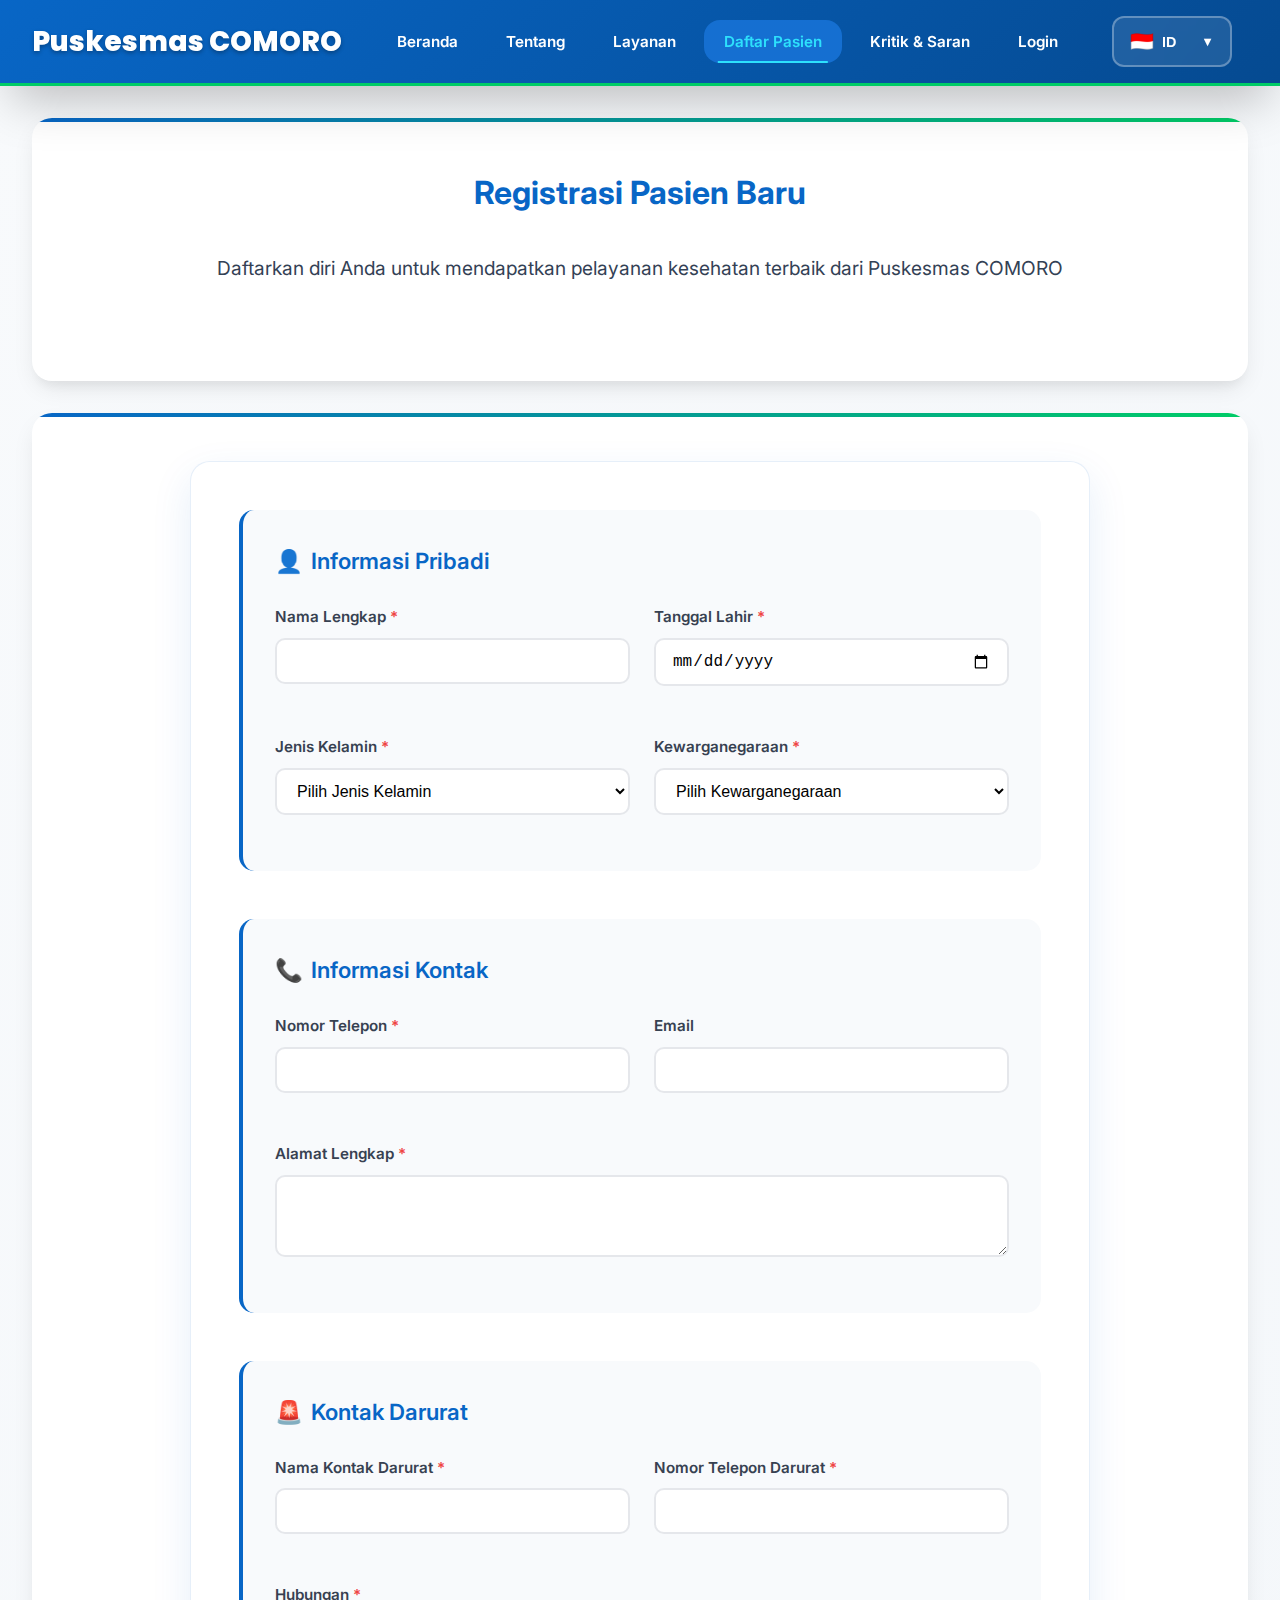
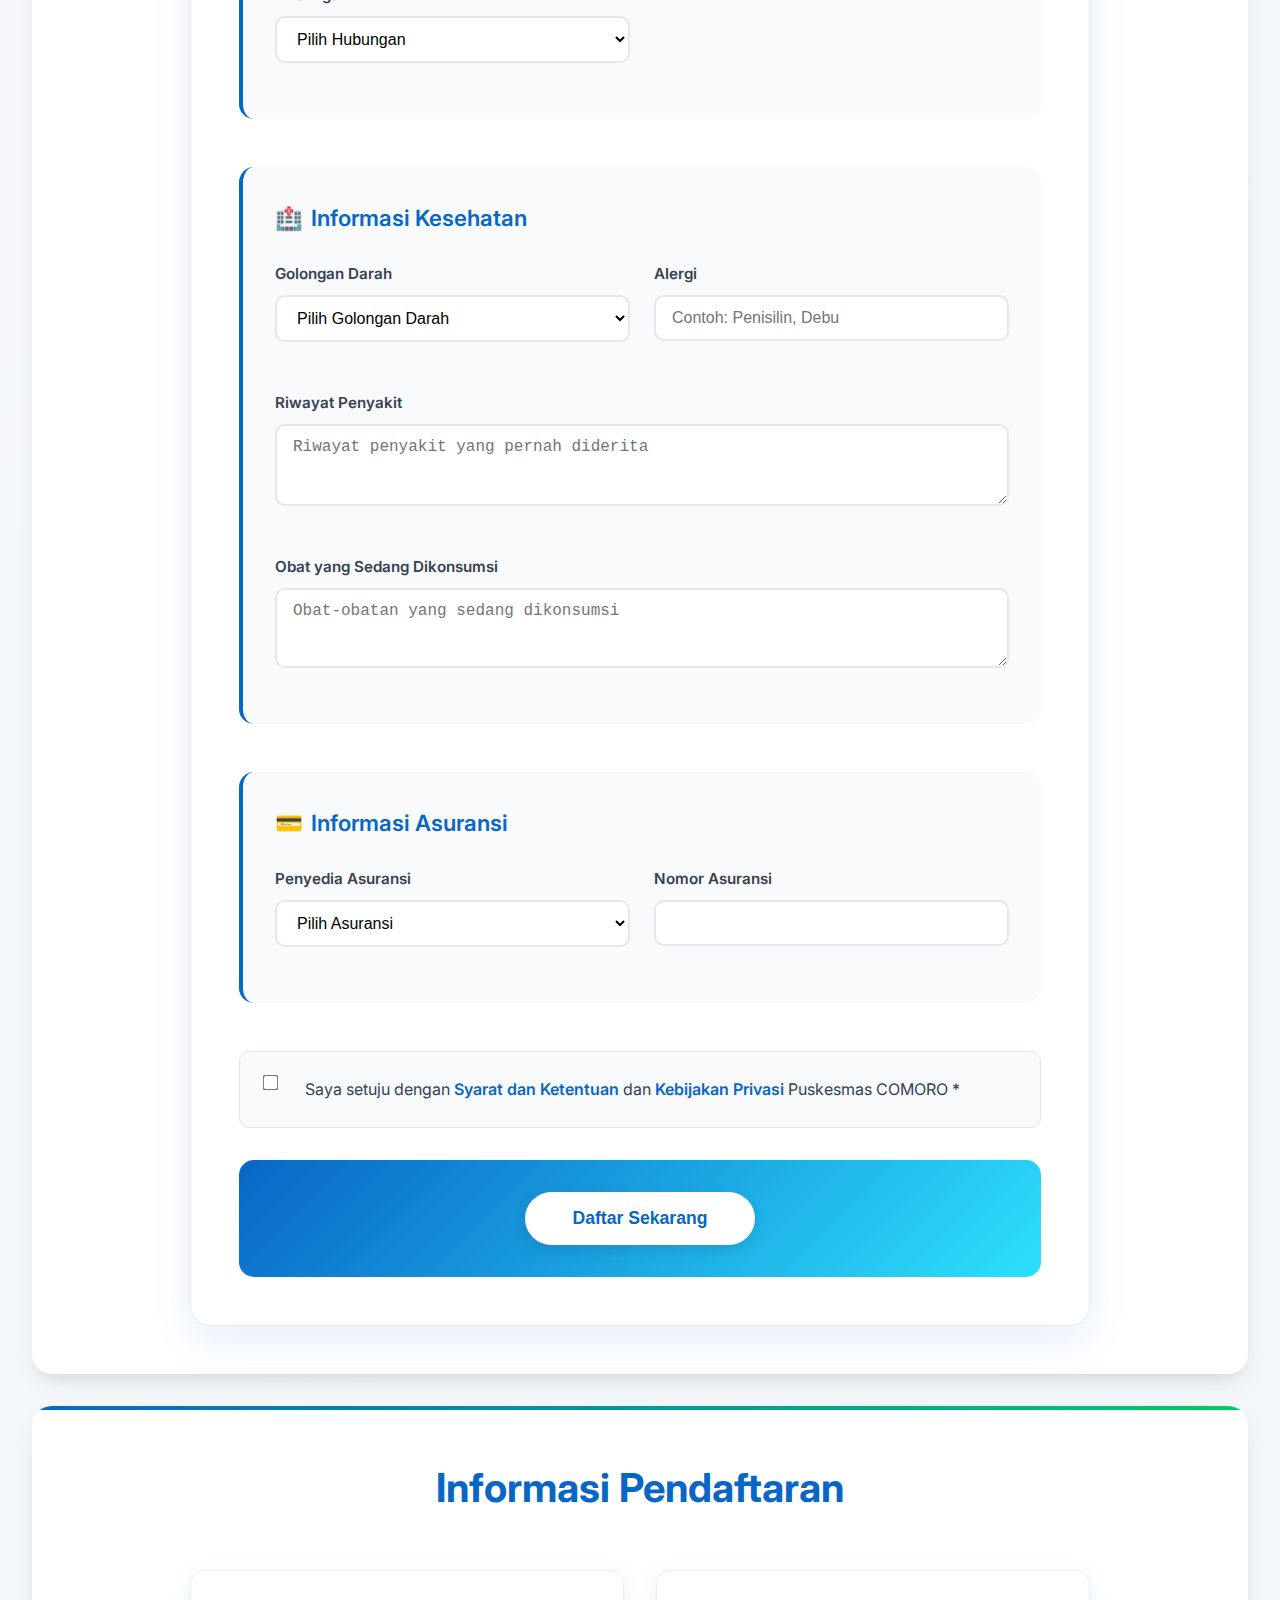
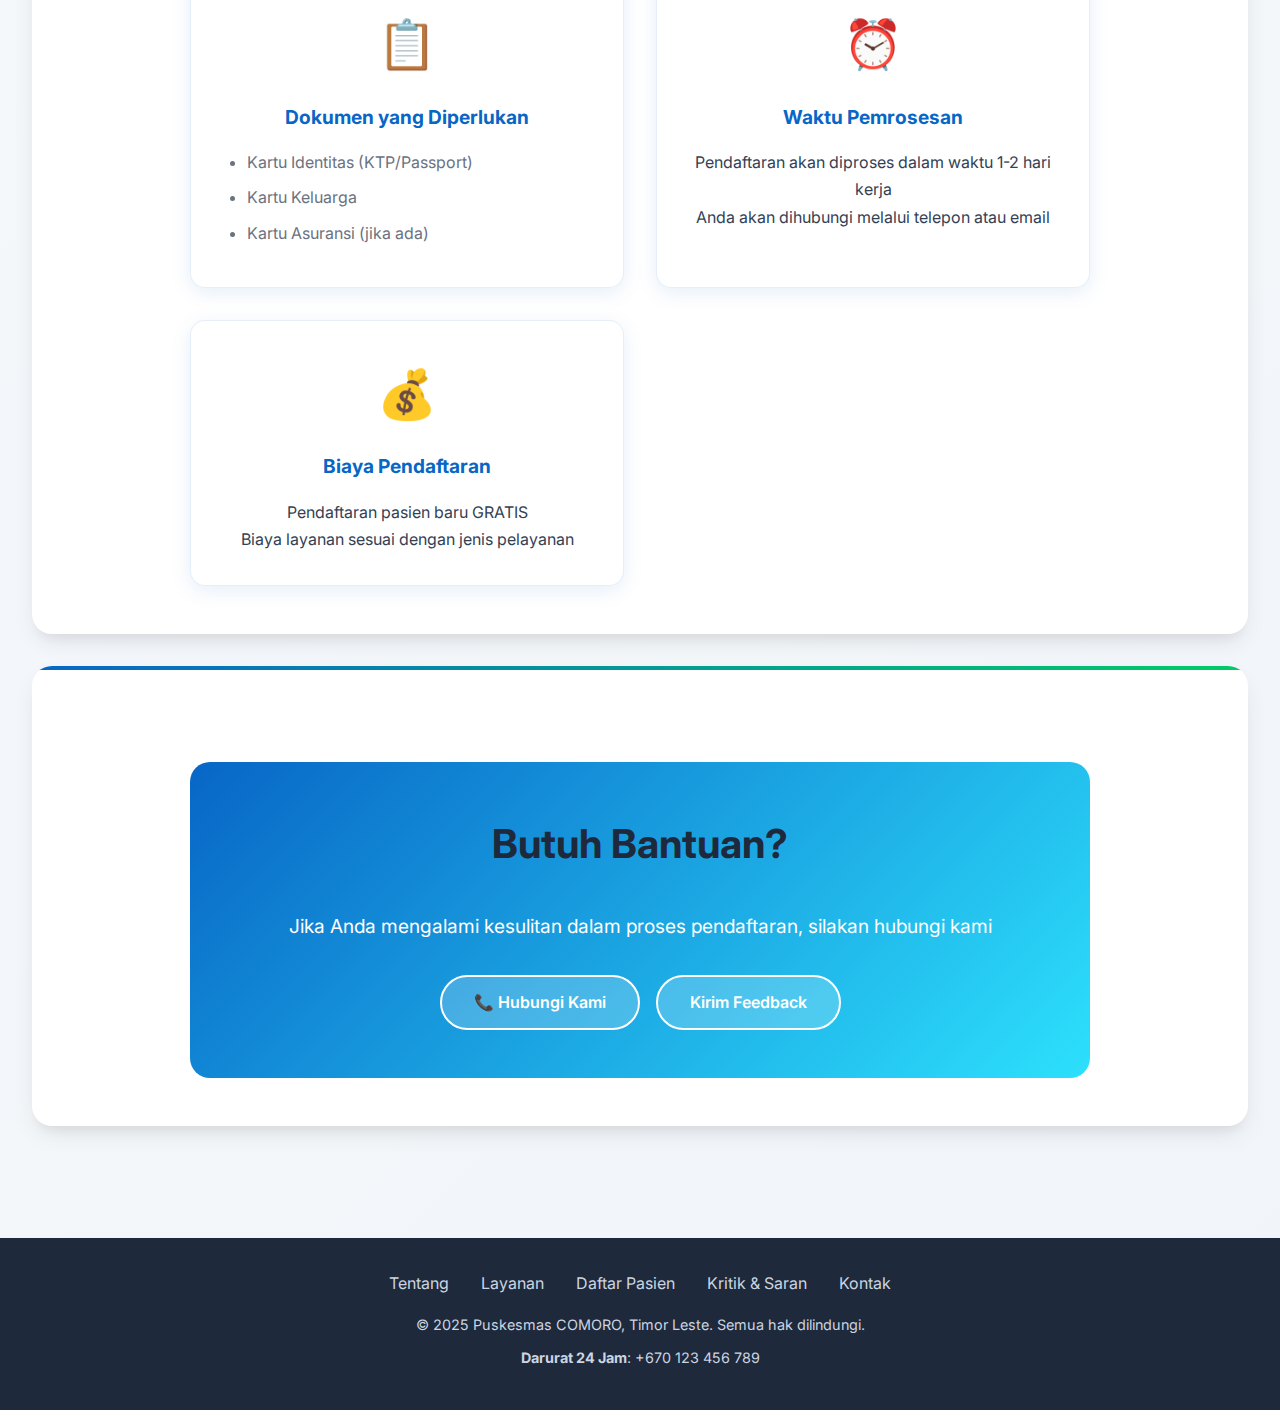
<file: register.html>
<!DOCTYPE html>
<html lang="id">
<head>
    <meta charset="UTF-8">
    <meta name="viewport" content="width=device-width, initial-scale=1.0">
    <title data-lang="registrationTitle">Registrasi Pasien - Puskesmas COMORO</title>
    <link rel="stylesheet" href="assets/css/main.css">
    <link rel="icon" type="image/x-icon" href="data:image/svg+xml,<svg xmlns='http://www.w3.org/2000/svg' viewBox='0 0 24 24'><path fill='%230866C6' d='M12 2L2 7v10c0 5.55 3.84 9.74 9 11 5.16-1.26 9-5.45 9-11V7l-10-5z'/></svg>">
    <style>
        .form-container {
            max-width: 900px;
            margin: 0 auto;
            background: white;
            padding: 3rem;
            border-radius: 20px;
            box-shadow: 0 15px 40px rgba(8, 102, 198, 0.1);
            border: 1px solid rgba(8, 102, 198, 0.1);
        }
        
        .form-section {
            margin-bottom: 3rem;
            padding: 2rem;
            background: #f8fafc;
            border-radius: 15px;
            border-left: 4px solid #0866C6;
        }
        
        .form-section h2 {
            color: #0866C6;
            margin-bottom: 1.5rem;
            font-size: 1.4rem;
            font-weight: 600;
            display: flex;
            align-items: center;
            gap: 0.5rem;
        }
        
        .form-grid {
            display: grid;
            grid-template-columns: repeat(auto-fit, minmax(250px, 1fr));
            gap: 1.5rem;
        }
        
        .form-group {
            display: flex;
            flex-direction: column;
        }
        
        .form-group.full-width {
            grid-column: 1 / -1;
        }
        
        .form-group label {
            font-weight: 600;
            margin-bottom: 0.5rem;
            color: #374151;
            font-size: 0.95rem;
        }
        
        .form-group input,
        .form-group select,
        .form-group textarea {
            padding: 0.75rem 1rem;
            border: 2px solid #e5e7eb;
            border-radius: 10px;
            font-size: 1rem;
            transition: all 0.3s ease;
            background: white;
        }
        
        .form-group input:focus,
        .form-group select:focus,
        .form-group textarea:focus {
            outline: none;
            border-color: #0866C6;
            box-shadow: 0 0 0 3px rgba(8, 102, 198, 0.1);
        }
        
        .form-group textarea {
            resize: vertical;
            min-height: 80px;
        }
        
        .required-field::after {
            content: " *";
            color: #ef4444;
        }
        
        .submit-section {
            text-align: center;
            padding: 2rem;
            background: linear-gradient(135deg, #0866C6, #2de0fc);
            border-radius: 15px;
            margin-top: 2rem;
        }
        
        .submit-btn {
            background: white;
            color: #0866C6;
            border: none;
            padding: 1rem 3rem;
            font-size: 1.1rem;
            font-weight: 600;
            border-radius: 50px;
            cursor: pointer;
            transition: all 0.3s ease;
            box-shadow: 0 5px 15px rgba(0,0,0,0.1);
        }
        
        .submit-btn:hover {
            transform: translateY(-2px);
            box-shadow: 0 8px 25px rgba(0,0,0,0.15);
        }
        
        .info-cards {
            display: grid;
            grid-template-columns: repeat(auto-fit, minmax(280px, 1fr));
            gap: 2rem;
            margin-top: 3rem;
        }
        
        .info-card {
            background: white;
            padding: 2rem;
            border-radius: 15px;
            box-shadow: 0 5px 20px rgba(8, 102, 198, 0.1);
            text-align: center;
            border: 1px solid rgba(8, 102, 198, 0.1);
        }
        
        .info-card .icon {
            font-size: 3rem;
            color: #0866C6;
            margin-bottom: 1rem;
        }
        
        .info-card h3 {
            color: #0866C6;
            margin-bottom: 1rem;
            font-size: 1.2rem;
        }
        
        .info-card ul {
            text-align: left;
            margin-top: 1rem;
            padding-left: 1.5rem;
        }
        
        .info-card li {
            margin-bottom: 0.5rem;
            color: #6b7280;
        }
        
        .contact-section {
            background: linear-gradient(135deg, #0866C6, #2de0fc);
            color: white;
            padding: 3rem;
            border-radius: 20px;
            text-align: center;
            margin-top: 3rem;
        }
        
        .contact-buttons {
            display: flex;
            gap: 1rem;
            justify-content: center;
            flex-wrap: wrap;
            margin-top: 2rem;
        }
        
        .contact-btn {
            background: rgba(255,255,255,0.2);
            color: white;
            border: 2px solid white;
            padding: 0.75rem 2rem;
            border-radius: 50px;
            text-decoration: none;
            transition: all 0.3s ease;
            font-weight: 600;
        }
        
        .contact-btn:hover {
            background: white;
            color: #0866C6;
        }
        
        .terms-section {
            background: #f8fafc;
            padding: 1.5rem;
            border-radius: 10px;
            border: 1px solid #e5e7eb;
        }
        
        .terms-section input[type="checkbox"] {
            margin-right: 0.75rem;
            transform: scale(1.2);
        }
        
        .terms-section label {
            font-weight: normal;
            line-height: 1.6;
        }
        
        .terms-section a {
            color: #0866C6;
            text-decoration: none;
            font-weight: 600;
        }
        
        .terms-section a:hover {
            text-decoration: underline;
        }
        
        @media (max-width: 768px) {
            .form-container {
                padding: 2rem 1rem;
                margin: 0 1rem;
            }
            
            .form-section {
                padding: 1.5rem;
            }
            
            .form-grid {
                grid-template-columns: 1fr;
            }
            
            .contact-buttons {
                flex-direction: column;
                align-items: center;
            }
        }
    </style>
</head>
<body>
    <!-- Header Section -->
    <header>
        <div class="header-container">
            <!-- Logo -->
            <a href="index.html" class="logo" data-lang="siteName">Puskesmas COMORO</a>
            
            <!-- Mobile Menu Button -->
            <button class="mobile-menu-btn" onclick="openMobileMenu()">☰</button>
            
            <!-- Main Navigation -->
            <nav id="mainNav">
                <ul>
                    <li><a href="index.html" data-lang="home">Beranda</a></li>
                    <li><a href="about.html" data-lang="about">Tentang</a></li>
                    <li><a href="services.html" data-lang="services">Layanan</a></li>
                    <li><a href="register.html" class="active" data-lang="register">Daftar Pasien</a></li>
                    <li><a href="feedback.html" data-lang="feedback">Kritik & Saran</a></li>
                    <li><a href="login.html" data-lang="login">Login</a></li>
                </ul>
            </nav>
            
            <!-- Right Section: Language + User Info -->
            <div class="header-right-section">
                <!-- Language Switcher -->
                <div class="language-switcher">
                    <div class="language-dropdown-wrapper">
                        <button class="language-current" onclick="toggleLanguageDropdown()">
                            <span class="flag-emoji">🇮🇩</span>
                            <span class="lang-code">ID</span>
                            <span class="dropdown-arrow">▼</span>
                        </button>
                        <div class="language-dropdown" id="languageDropdown">
                            <div class="language-option active" onclick="selectLanguage('id', '🇮🇩', 'ID')">
                                <span class="flag-emoji">🇮🇩</span>
                                <span class="lang-name">Bahasa Indonesia</span>
                            </div>
                            <div class="language-option" onclick="selectLanguage('en', '🇬🇧', 'EN')">
                                <span class="flag-emoji">🇬🇧</span>
                                <span class="lang-name">English</span>
                            </div>
                            <div class="language-option" onclick="selectLanguage('tet', '🇹🇱', 'TET')">
                                <span class="flag-emoji">🇹🇱</span>
                                <span class="lang-name">Tetun</span>
                            </div>
                        </div>
                    </div>
                </div>
                
                <!-- User Info Section (will be populated by JS) -->
                <div id="userInfoSection" class="user-info-section"></div>
            </div>
        </div>
    </header>

    <!-- MOBILE MENU OVERLAY -->
    <div class="mobile-menu-overlay" id="mobileMenuOverlay">
        <div class="mobile-menu-content">
            <div class="mobile-menu-header">
                <h3>Menu</h3>
                <button class="mobile-menu-close" onclick="closeMobileMenu()">✕</button>
            </div>
            <nav class="mobile-nav">
                <a href="index.html" class="active">Beranda</a>
                <a href="about.html" class="active">Tentang</a>
                <a href="services.html" class="active">Layanan</a>
                <a href="register.html" class="active">Daftar Pasien</a>
                <a href="feedback.html" class="active">Kritik & Saran</a>
                <a href="login.html" class="active">Login</a>
            </nav>
        </div>
    </div>

    <!-- Main Content -->
    <main>
        <!-- Registration Header -->
        <section class="section">
            <h1 data-lang="registrationTitle" class="text-center" style="color: #0866C6; margin-bottom: 2rem;">Registrasi Pasien Baru</h1>
            <p data-lang="registrationSubtitle" class="text-center" style="font-size: 1.2rem; margin-bottom: 3rem;">
                Daftarkan diri Anda untuk mendapatkan pelayanan kesehatan terbaik dari Puskesmas COMORO
            </p>
        </section>

        <!-- Registration Form -->
        <section class="section">
            <div class="form-container">
                <form id="registrationForm" onsubmit="submitRegistration(event)">
                    <!-- Personal Information -->
                    <div class="form-section">
                        <h2>👤 <span data-lang="personalInfo">Informasi Pribadi</span></h2>
                        
                        <div class="form-grid">
                            <div class="form-group">
                                <label for="fullName" class="required-field" data-lang="fullName">Nama Lengkap</label>
                                <input type="text" id="fullName" name="fullName" required>
                            </div>
                            
                            <div class="form-group">
                                <label for="dateOfBirth" class="required-field" data-lang="dateOfBirth">Tanggal Lahir</label>
                                <input type="date" id="dateOfBirth" name="dateOfBirth" required>
                            </div>
                            
                            <div class="form-group">
                                <label for="gender" class="required-field" data-lang="gender">Jenis Kelamin</label>
                                <select id="gender" name="gender" required>
                                    <option value="" data-lang="selectGender">Pilih Jenis Kelamin</option>
                                    <option value="male" data-lang="male">Laki-laki</option>
                                    <option value="female" data-lang="female">Perempuan</option>
                                </select>
                            </div>
                            
                            <div class="form-group">
                                <label for="nationality" class="required-field" data-lang="nationality">Kewarganegaraan</label>
                                <select id="nationality" name="nationality" required>
                                    <option value="" data-lang="selectNationality">Pilih Kewarganegaraan</option>
                                    <option value="timor-leste" data-lang="timorLeste">Timor-Leste</option>
                                    <option value="indonesia" data-lang="indonesia">Indonesia</option>
                                    <option value="other" data-lang="other">Lainnya</option>
                                </select>
                            </div>
                        </div>
                    </div>

                    <!-- Contact Information -->
                    <div class="form-section">
                        <h2>📞 <span data-lang="contactInfo">Informasi Kontak</span></h2>
                        
                        <div class="form-grid">
                            <div class="form-group">
                                <label for="phone" class="required-field" data-lang="phone">Nomor Telepon</label>
                                <input type="tel" id="phone" name="phone" required>
                            </div>
                            
                            <div class="form-group">
                                <label for="email" data-lang="email">Email</label>
                                <input type="email" id="email" name="email">
                            </div>
                            
                            <div class="form-group full-width">
                                <label for="address" class="required-field" data-lang="address">Alamat Lengkap</label>
                                <textarea id="address" name="address" rows="3" required></textarea>
                            </div>
                        </div>
                    </div>

                    <!-- Emergency Contact -->
                    <div class="form-section">
                        <h2>🚨 <span data-lang="emergencyContact">Kontak Darurat</span></h2>
                        
                        <div class="form-grid">
                            <div class="form-group">
                                <label for="emergencyName" class="required-field" data-lang="emergencyName">Nama Kontak Darurat</label>
                                <input type="text" id="emergencyName" name="emergencyName" required>
                            </div>
                            
                            <div class="form-group">
                                <label for="emergencyPhone" class="required-field" data-lang="emergencyPhone">Nomor Telepon Darurat</label>
                                <input type="tel" id="emergencyPhone" name="emergencyPhone" required>
                            </div>
                            
                            <div class="form-group">
                                <label for="emergencyRelation" class="required-field" data-lang="emergencyRelation">Hubungan</label>
                                <select id="emergencyRelation" name="emergencyRelation" required>
                                    <option value="" data-lang="selectRelation">Pilih Hubungan</option>
                                    <option value="spouse" data-lang="spouse">Suami/Istri</option>
                                    <option value="parent" data-lang="parent">Orang Tua</option>
                                    <option value="child" data-lang="child">Anak</option>
                                    <option value="sibling" data-lang="sibling">Saudara</option>
                                    <option value="friend" data-lang="friend">Teman</option>
                                    <option value="other" data-lang="other">Lainnya</option>
                                </select>
                            </div>
                        </div>
                    </div>

                    <!-- Medical Information -->
                    <div class="form-section">
                        <h2>🏥 <span data-lang="medicalInfo">Informasi Kesehatan</span></h2>
                        
                        <div class="form-grid">
                            <div class="form-group">
                                <label for="bloodType" data-lang="bloodType">Golongan Darah</label>
                                <select id="bloodType" name="bloodType">
                                    <option value="" data-lang="selectBloodType">Pilih Golongan Darah</option>
                                    <option value="A+" data-lang="bloodA">A+</option>
                                    <option value="A-" data-lang="bloodA">A-</option>
                                    <option value="B+" data-lang="bloodB">B+</option>
                                    <option value="B-" data-lang="bloodB">B-</option>
                                    <option value="AB+" data-lang="bloodAB">AB+</option>
                                    <option value="AB-" data-lang="bloodAB">AB-</option>
                                    <option value="O+" data-lang="bloodO">O+</option>
                                    <option value="O-" data-lang="bloodO">O-</option>
                                </select>
                            </div>
                            
                            <div class="form-group">
                                <label for="allergies" data-lang="allergies">Alergi</label>
                                <input type="text" id="allergies" name="allergies" data-lang="allergiesPlaceholder" placeholder="Contoh: Penisilin, Debu">
                            </div>
                            
                            <div class="form-group full-width">
                                <label for="medicalHistory" data-lang="medicalHistory">Riwayat Penyakit</label>
                                <textarea id="medicalHistory" name="medicalHistory" rows="3" data-lang="medicalHistoryPlaceholder" placeholder="Riwayat penyakit yang pernah diderita"></textarea>
                            </div>
                            
                            <div class="form-group full-width">
                                <label for="currentMedication" data-lang="currentMedication">Obat yang Sedang Dikonsumsi</label>
                                <textarea id="currentMedication" name="currentMedication" rows="2" data-lang="currentMedicationPlaceholder" placeholder="Obat-obatan yang sedang dikonsumsi"></textarea>
                            </div>
                        </div>
                    </div>

                    <!-- Insurance Information -->
                    <div class="form-section">
                        <h2>💳 <span data-lang="insuranceInfo">Informasi Asuransi</span></h2>
                        
                        <div class="form-grid">
                            <div class="form-group">
                                <label for="insuranceProvider" data-lang="insuranceProvider">Penyedia Asuransi</label>
                                <select id="insuranceProvider" name="insuranceProvider">
                                    <option value="" data-lang="selectInsurance">Pilih Asuransi</option>
                                    <option value="none" data-lang="noInsurance">Tidak Ada Asuransi</option>
                                    <option value="government" data-lang="governmentInsurance">Asuransi Pemerintah</option>
                                    <option value="private" data-lang="privateInsurance">Asuransi Swasta</option>
                                    <option value="other" data-lang="otherInsurance">Lainnya</option>
                                </select>
                            </div>
                            
                            <div class="form-group">
                                <label for="insuranceNumber" data-lang="insuranceNumber">Nomor Asuransi</label>
                                <input type="text" id="insuranceNumber" name="insuranceNumber">
                            </div>
                        </div>
                    </div>

                    <!-- Terms and Conditions -->
                    <div class="terms-section">
                        <div style="display: flex; align-items: flex-start; gap: 1rem;">
                            <input type="checkbox" id="terms" name="terms" required>
                            <div>
                                <label for="terms">
                                    <span data-lang="agreeTerms">Saya setuju dengan</span>
                                    <a href="#" data-lang="termsConditions">Syarat dan Ketentuan</a>
                                    <span data-lang="and">dan</span>
                                    <a href="#" data-lang="privacyPolicy">Kebijakan Privasi</a>
                                    <span data-lang="ofPuskesmas">Puskesmas COMORO *</span>
                                </label>
                            </div>
                        </div>
                    </div>

                    <!-- Submit Button -->
                    <div class="submit-section">
                        <button type="submit" class="submit-btn" data-lang="submitRegistration">
                            Daftar Sekarang
                        </button>
                    </div>
                </form>
            </div>
        </section>

        <!-- Information Section -->
        <section class="section">
            <div style="max-width: 900px; margin: 0 auto;">
                <h2 data-lang="registrationInfo" class="text-center" style="color: #0866C6; margin-bottom: 2rem;">Informasi Pendaftaran</h2>
                
                <div class="info-cards">
                    <div class="info-card">
                        <div class="icon">📋</div>
                        <h3 data-lang="requiredDocuments">Dokumen yang Diperlukan</h3>
                        <ul>
                            <li data-lang="docIdCard">Kartu Identitas (KTP/Passport)</li>
                            <li data-lang="docFamilyCard">Kartu Keluarga</li>
                            <li data-lang="docInsurance">Kartu Asuransi (jika ada)</li>
                        </ul>
                    </div>
                    
                    <div class="info-card">
                        <div class="icon">⏰</div>
                        <h3 data-lang="processingTime">Waktu Pemrosesan</h3>
                        <p data-lang="processingTimeDesc">Pendaftaran akan diproses dalam waktu 1-2 hari kerja</p>
                        <p data-lang="notificationInfo">Anda akan dihubungi melalui telepon atau email</p>
                    </div>
                    
                    <div class="info-card">
                        <div class="icon">💰</div>
                        <h3 data-lang="registrationFee">Biaya Pendaftaran</h3>
                        <p data-lang="registrationFeeDesc">Pendaftaran pasien baru GRATIS</p>
                        <p data-lang="serviceFeeInfo">Biaya layanan sesuai dengan jenis pelayanan</p>
                    </div>
                </div>
            </div>
        </section>

        <!-- Contact Support -->
        <section class="section">
            <div style="max-width: 900px; margin: 0 auto;">
                <div class="contact-section">
                    <h2 data-lang="needHelp" style="margin-bottom: 2rem;">Butuh Bantuan?</h2>
                    <p data-lang="contactSupportDesc" style="font-size: 1.2rem; margin-bottom: 2rem;">
                        Jika Anda mengalami kesulitan dalam proses pendaftaran, silakan hubungi kami
                    </p>
                    
                    <div class="contact-buttons">
                        <a href="tel:+670123456789" class="contact-btn" data-lang="contactUs">
                            📞 Hubungi Kami
                        </a>
                        <a href="feedback.html" class="contact-btn" data-lang="sendFeedback">Kirim Feedback</a>
                    </div>
                </div>
            </div>
        </section>
    </main>

    <!-- Footer -->
    <footer>
        <div class="footer-content">
            <div class="footer-links">
                <a href="about.html" data-lang="about">Tentang</a>
                <a href="services.html" data-lang="services">Layanan</a>
                <a href="register.html" data-lang="register">Daftar Pasien</a>
                <a href="feedback.html" data-lang="feedback">Kritik & Saran</a>
                <a href="tel:+670123456789" data-lang="contact">Kontak</a>
            </div>
            <p data-lang="footerText">© 2025 Puskesmas COMORO, Timor Leste. Semua hak dilindungi.</p>
            <p><strong data-lang="emergency24">Darurat 24 Jam</strong>: +670 123 456 789</p>
        </div>
    </footer>

    <!-- JavaScript -->
    <script src="assets/lang/translations.js"></script>
    <script>
        // Mobile menu functions
        function openMobileMenu() {
            document.getElementById('mobileMenuOverlay').classList.add('show');
            document.body.style.overflow = 'hidden';
        }
        
        function closeMobileMenu() {
            document.getElementById('mobileMenuOverlay').classList.remove('show');
            document.body.style.overflow = 'auto';
        }
        
        // Language dropdown functions
        function toggleLanguageDropdown() {
            const dropdown = document.getElementById('languageDropdown');
            const currentBtn = document.querySelector('.language-current');
            
            dropdown.classList.toggle('show');
            currentBtn.classList.toggle('open');
            
            // Close dropdown when clicking outside
            document.addEventListener('click', function closeDropdown(event) {
                if (!event.target.closest('.language-dropdown-wrapper')) {
                    dropdown.classList.remove('show');
                    currentBtn.classList.remove('open');
                    document.removeEventListener('click', closeDropdown);
                }
            });
        }
        
        function selectLanguage(langCode, flagEmoji, shortCode) {
            // Update current display
            const currentBtn = document.querySelector('.language-current');
            const flagSpan = currentBtn.querySelector('.flag-emoji');
            const langCodeSpan = currentBtn.querySelector('.lang-code');
            
            flagSpan.textContent = flagEmoji;
            langCodeSpan.textContent = shortCode;
            
            // Update active state in dropdown
            document.querySelectorAll('.language-option').forEach(option => {
                option.classList.remove('active');
            });
            event.target.closest('.language-option').classList.add('active');
            
            // Close dropdown
            document.getElementById('languageDropdown').classList.remove('show');
            currentBtn.classList.remove('open');
            
            // Change language
            changeLanguage(langCode);
        }

        // Registration form submission
        function submitRegistration(event) {
            event.preventDefault();
            
            // Get form data
            const formData = new FormData(event.target);
            const registrationData = Object.fromEntries(formData);
            
            // Validate required fields
            const requiredFields = ['fullName', 'dateOfBirth', 'gender', 'nationality', 'phone', 'address', 'emergencyName', 'emergencyPhone', 'emergencyRelation'];
            const missingFields = requiredFields.filter(field => !registrationData[field]);
            
            if (missingFields.length > 0) {
                alert(getCurrentTranslation('pleaseCompleteFields'));
                return;
            }
            
            // Save registration data
            const registrations = JSON.parse(localStorage.getItem('patientRegistrations') || '[]');
            registrationData.id = Date.now(); // Simple ID generation
            registrationData.registrationDate = new Date().toISOString();
            registrationData.status = 'pending';
            
            registrations.push(registrationData);
            localStorage.setItem('patientRegistrations', JSON.stringify(registrations));
            
            // Show success message
            alert(getCurrentTranslation('registrationSuccess'));
            
            // Reset form
            event.target.reset();
        }

        // Helper function to get current translation
        function getCurrentTranslation(key) {
            return translations[currentLanguage] && translations[currentLanguage][key] ? 
                   translations[currentLanguage][key] : key;
        }

        // Initialize language system
        document.addEventListener('DOMContentLoaded', function() {
            loadSavedLanguage();
            
            // Add fade-in animation to main content
            const main = document.querySelector('main');
            if (main) {
                main.classList.add('fade-in');
            }
        });
    </script>
</body>
</html>
</file>
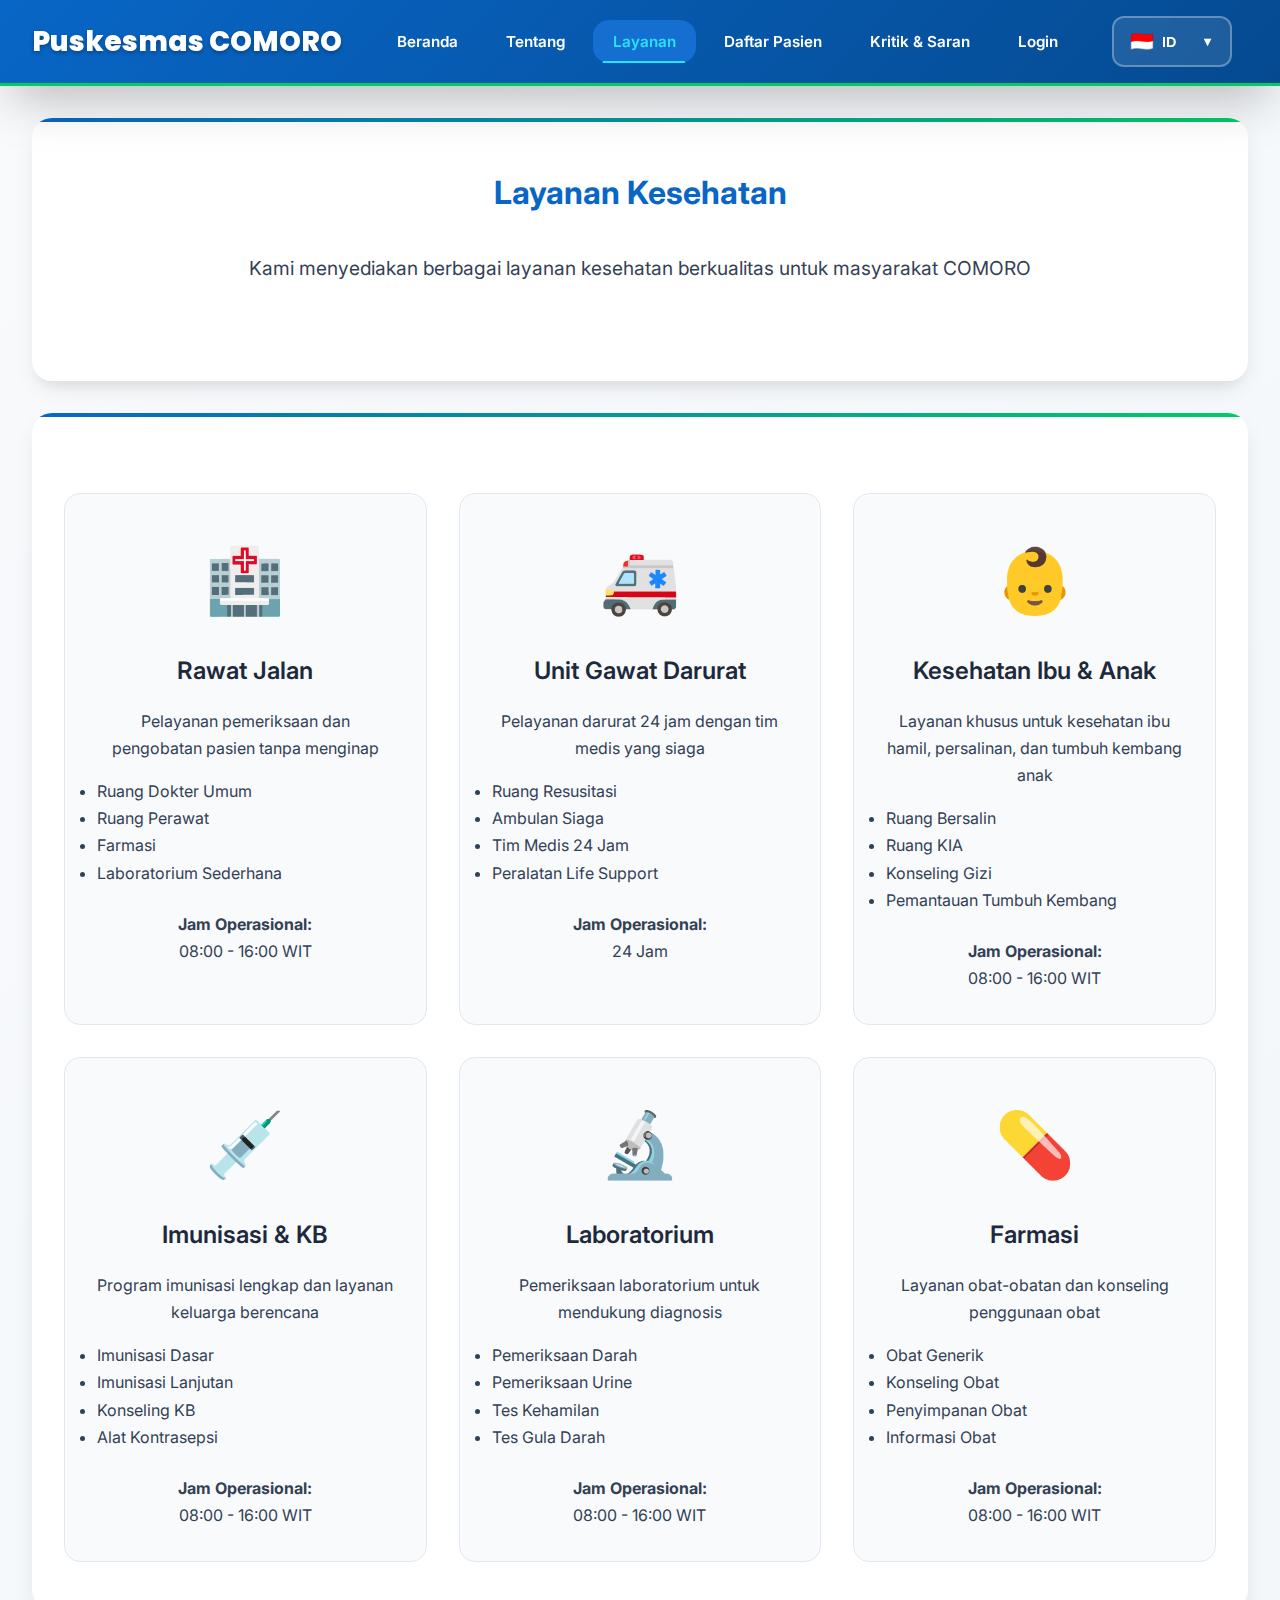
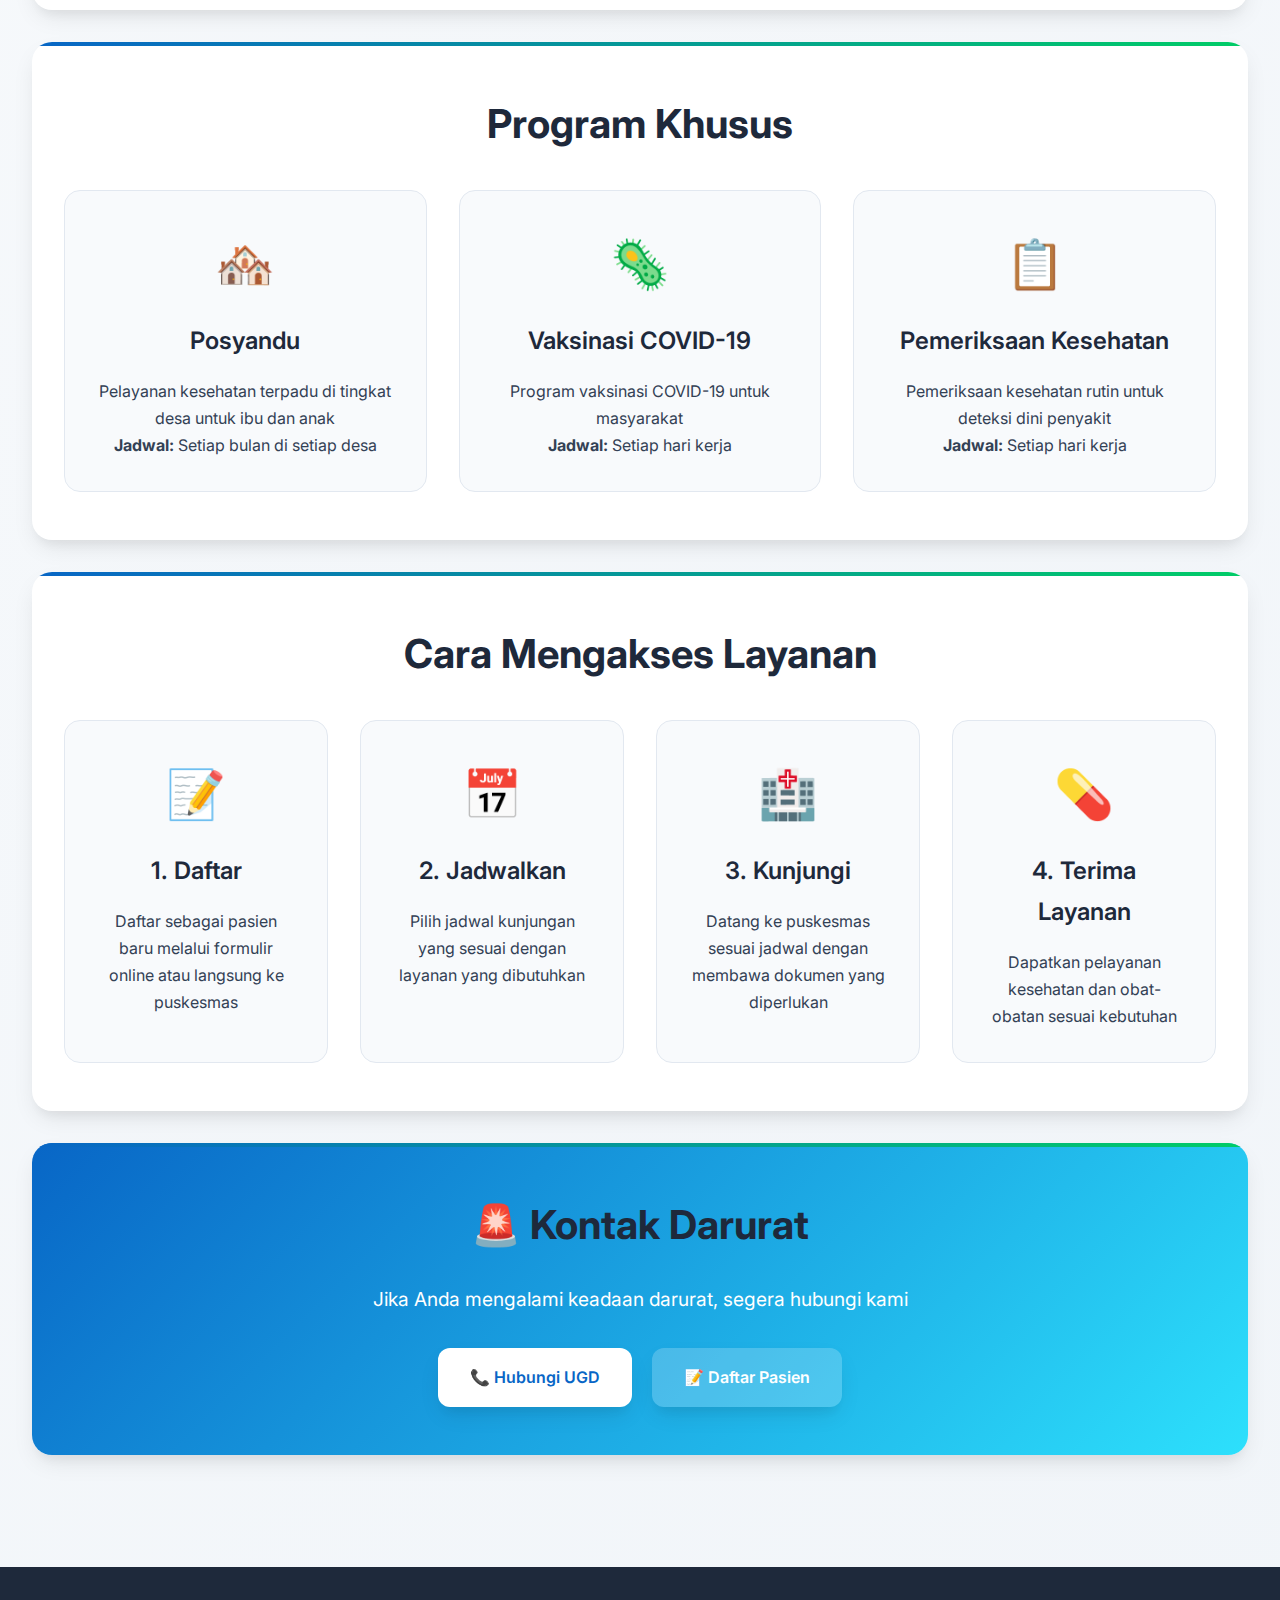
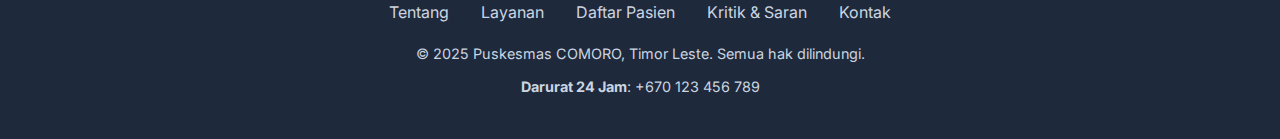
<file: services.html>
<!DOCTYPE html>
<html lang="id">
<head>
    <meta charset="UTF-8">
    <meta name="viewport" content="width=device-width, initial-scale=1.0">
    <title>Layanan - Puskesmas COMORO</title>
    <link rel="stylesheet" href="assets/css/main.css">
    <link rel="icon" type="image/x-icon" href="data:image/svg+xml,<svg xmlns='http://www.w3.org/2000/svg' viewBox='0 0 24 24'><path fill='%23A8D5BA' d='M12 2L2 7v10c0 5.55 3.84 9.74 9 11 5.16-1.26 9-5.45 9-11V7l-10-5z'/></svg>">
</head>
<body>
    <!-- Header Section -->
    <header>
        <div class="header-container">
            <!-- Logo -->
            <a href="index.html" class="logo" data-lang="siteName">Puskesmas COMORO</a>
            
            <!-- Mobile Menu Button -->
            <button class="mobile-menu-btn" onclick="toggleMobileMenu()">☰</button>
            
            <!-- Main Navigation -->
            <nav id="mainNav">
                <ul>
                    <li><a href="index.html" data-lang="home">Beranda</a></li>
                    <li><a href="about.html" data-lang="about">Tentang</a></li>
                    <li><a href="services.html" class="active" data-lang="services">Layanan</a></li>
                    <li><a href="register.html" data-lang="register">Daftar Pasien</a></li>
                    <li><a href="feedback.html" data-lang="feedback">Kritik & Saran</a></li>
                    <li><a href="login.html" data-lang="login">Login</a></li>
                </ul>
            </nav>
            
            <!-- Right Section: Language + User Info -->
            <div class="header-right-section">
                <!-- Language Switcher -->
                <div class="language-switcher">
                    <div class="language-dropdown-wrapper">
                        <button class="language-current" onclick="toggleLanguageDropdown()">
                            <span class="flag-emoji">🇮🇩</span>
                            <span class="lang-code">ID</span>
                            <span class="dropdown-arrow">▼</span>
                        </button>
                        <div class="language-dropdown" id="languageDropdown">
                            <div class="language-option active" onclick="selectLanguage('id', '🇮🇩', 'ID')">
                                <span class="flag-emoji">🇮🇩</span>
                                <span class="lang-name">Bahasa Indonesia</span>
                            </div>
                            <div class="language-option" onclick="selectLanguage('en', '🇬🇧', 'EN')">
                                <span class="flag-emoji">🇬🇧</span>
                                <span class="lang-name">English</span>
                            </div>
                            <div class="language-option" onclick="selectLanguage('tet', '🇹🇱', 'TET')">
                                <span class="flag-emoji">🇹🇱</span>
                                <span class="lang-name">Tetun</span>
                            </div>
                        </div>
                    </div>
                </div>
                
                <!-- User Info Section (will be populated by JS) -->
                <div id="userInfoSection" class="user-info-section"></div>
            </div>
        </div>
    </header>

    <!-- Main Content -->
    <main>
        <!-- Services Header -->
        <section class="section">
            <h1 data-lang="servicesTitle" class="text-center" style="color: #0866C6; margin-bottom: 2rem;">Layanan Kesehatan</h1>
            <p data-lang="servicesSubtitle" class="text-center" style="font-size: 1.2rem; margin-bottom: 3rem;">
                Kami menyediakan berbagai layanan kesehatan berkualitas untuk masyarakat COMORO
            </p>
        </section>

        <!-- Main Services Grid -->
        <section class="section">
            <div class="services-grid">
                <!-- Rawat Jalan -->
                <div class="service-card">
                    <div style="font-size: 4rem; color: #0866C6; margin-bottom: 1rem;">🏥</div>
                    <h3 data-lang="outpatient">Rawat Jalan</h3>
                    <p data-lang="outpatientDesc">Pelayanan pemeriksaan dan pengobatan pasien tanpa menginap</p>
                    <ul style="text-align: left; margin-top: 1rem;">
                        <li data-lang="outpatientItem1">Ruang Dokter Umum</li>
                        <li data-lang="outpatientItem2">Ruang Perawat</li>
                        <li data-lang="outpatientItem3">Farmasi</li>
                        <li data-lang="outpatientItem4">Laboratorium Sederhana</li>
                    </ul>
                    <div style="margin-top: 1.5rem;">
                        <strong data-lang="operatingHours">Jam Operasional:</strong><br>
                        <span data-lang="outpatientHours">08:00 - 16:00 WIT</span>
                    </div>
                </div>
                
                <!-- Unit Gawat Darurat -->
                <div class="service-card">
                    <div style="font-size: 4rem; color: #0866C6; margin-bottom: 1rem;">🚑</div>
                    <h3 data-lang="emergency">Unit Gawat Darurat</h3>
                    <p data-lang="emergencyDesc">Pelayanan darurat 24 jam dengan tim medis yang siaga</p>
                    <ul style="text-align: left; margin-top: 1rem;">
                        <li data-lang="emergencyItem1">Ruang Resusitasi</li>
                        <li data-lang="emergencyItem2">Ambulan Siaga</li>
                        <li data-lang="emergencyItem3">Tim Medis 24 Jam</li>
                        <li data-lang="emergencyItem4">Peralatan Life Support</li>
                    </ul>
                    <div style="margin-top: 1.5rem;">
                        <strong data-lang="operatingHours">Jam Operasional:</strong><br>
                        <span data-lang="emergencyHours">24 Jam</span>
                    </div>
                </div>
                
                <!-- Kesehatan Ibu & Anak -->
                <div class="service-card">
                    <div style="font-size: 4rem; color: #0866C6; margin-bottom: 1rem;">👶</div>
                    <h3 data-lang="maternal">Kesehatan Ibu & Anak</h3>
                    <p data-lang="maternalDesc">Layanan khusus untuk kesehatan ibu hamil, persalinan, dan tumbuh kembang anak</p>
                    <ul style="text-align: left; margin-top: 1rem;">
                        <li data-lang="maternalItem1">Ruang Bersalin</li>
                        <li data-lang="maternalItem2">Ruang KIA</li>
                        <li data-lang="maternalItem3">Konseling Gizi</li>
                        <li data-lang="maternalItem4">Pemantauan Tumbuh Kembang</li>
                    </ul>
                    <div style="margin-top: 1.5rem;">
                        <strong data-lang="operatingHours">Jam Operasional:</strong><br>
                        <span data-lang="outpatientHours">08:00 - 16:00 WIT</span>
                    </div>
                </div>
                
                <!-- Imunisasi & KB -->
                <div class="service-card">
                    <div style="font-size: 4rem; color: #0866C6; margin-bottom: 1rem;">💉</div>
                    <h3 data-lang="immunization">Imunisasi & KB</h3>
                    <p data-lang="immunizationDesc">Program imunisasi lengkap dan layanan keluarga berencana</p>
                    <ul style="text-align: left; margin-top: 1rem;">
                        <li data-lang="immunizationItem1">Imunisasi Dasar</li>
                        <li data-lang="immunizationItem2">Imunisasi Lanjutan</li>
                        <li data-lang="immunizationItem3">Konseling KB</li>
                        <li data-lang="immunizationItem4">Alat Kontrasepsi</li>
                    </ul>
                    <div style="margin-top: 1.5rem;">
                        <strong data-lang="operatingHours">Jam Operasional:</strong><br>
                        <span data-lang="outpatientHours">08:00 - 16:00 WIT</span>
                    </div>
                </div>
                
                <!-- Laboratorium -->
                <div class="service-card">
                    <div style="font-size: 4rem; color: #0866C6; margin-bottom: 1rem;">🔬</div>
                    <h3 data-lang="laboratory">Laboratorium</h3>
                    <p data-lang="laboratoryDesc">Pemeriksaan laboratorium untuk mendukung diagnosis</p>
                    <ul style="text-align: left; margin-top: 1rem;">
                        <li data-lang="laboratoryItem1">Pemeriksaan Darah</li>
                        <li data-lang="laboratoryItem2">Pemeriksaan Urine</li>
                        <li data-lang="laboratoryItem3">Tes Kehamilan</li>
                        <li data-lang="laboratoryItem4">Tes Gula Darah</li>
                    </ul>
                    <div style="margin-top: 1.5rem;">
                        <strong data-lang="operatingHours">Jam Operasional:</strong><br>
                        <span data-lang="outpatientHours">08:00 - 16:00 WIT</span>
                    </div>
                </div>
                
                <!-- Farmasi -->
                <div class="service-card">
                    <div style="font-size: 4rem; color: #0866C6; margin-bottom: 1rem;">💊</div>
                    <h3 data-lang="pharmacy">Farmasi</h3>
                    <p data-lang="pharmacyDesc">Layanan obat-obatan dan konseling penggunaan obat</p>
                    <ul style="text-align: left; margin-top: 1rem;">
                        <li data-lang="pharmacyItem1">Obat Generik</li>
                        <li data-lang="pharmacyItem2">Konseling Obat</li>
                        <li data-lang="pharmacyItem3">Penyimpanan Obat</li>
                        <li data-lang="pharmacyItem4">Informasi Obat</li>
                    </ul>
                    <div style="margin-top: 1.5rem;">
                        <strong data-lang="operatingHours">Jam Operasional:</strong><br>
                        <span data-lang="outpatientHours">08:00 - 16:00 WIT</span>
                    </div>
                </div>
            </div>
        </section>

        <!-- Special Programs Section -->
        <section class="section">
            <h2 data-lang="specialPrograms" class="text-center" style="margin-bottom: 2rem;">Program Khusus</h2>
            
            <div style="display: grid; grid-template-columns: repeat(auto-fit, minmax(300px, 1fr)); gap: 2rem;">
                <!-- Posyandu -->
                <div class="service-card">
                    <div style="font-size: 3rem; color: #0866C6; margin-bottom: 1rem;">🏘️</div>
                    <h3 data-lang="posyandu">Posyandu</h3>
                    <p data-lang="posyanduDesc">Pelayanan kesehatan terpadu di tingkat desa untuk ibu dan anak</p>
                    <p><strong data-lang="schedule">Jadwal:</strong> <span data-lang="posyanduSchedule">Setiap bulan di setiap desa</span></p>
                </div>
                
                <!-- Vaksinasi COVID-19 -->
                <div class="service-card">
                    <div style="font-size: 3rem; color: #0866C6; margin-bottom: 1rem;">🦠</div>
                    <h3 data-lang="covidVaccine">Vaksinasi COVID-19</h3>
                    <p data-lang="covidVaccineDesc">Program vaksinasi COVID-19 untuk masyarakat</p>
                    <p><strong data-lang="schedule">Jadwal:</strong> <span data-lang="covidVaccineSchedule">Setiap hari kerja</span></p>
                </div>
                
                <!-- Pemeriksaan Kesehatan -->
                <div class="service-card">
                    <div style="font-size: 3rem; color: #0866C6; margin-bottom: 1rem;">📋</div>
                    <h3 data-lang="healthCheck">Pemeriksaan Kesehatan</h3>
                    <p data-lang="healthCheckDesc">Pemeriksaan kesehatan rutin untuk deteksi dini penyakit</p>
                    <p><strong data-lang="schedule">Jadwal:</strong> <span data-lang="healthCheckSchedule">Setiap hari kerja</span></p>
                </div>
            </div>
        </section>

        <!-- How to Access Services -->
        <section class="section">
            <h2 data-lang="howToAccess" class="text-center" style="margin-bottom: 2rem;">Cara Mengakses Layanan</h2>
            
            <div style="display: grid; grid-template-columns: repeat(auto-fit, minmax(250px, 1fr)); gap: 2rem;">
                <div class="service-card text-center">
                    <div style="font-size: 3rem; color: #0866C6; margin-bottom: 1rem;">📝</div>
                    <h3 data-lang="step1">1. Daftar</h3>
                    <p data-lang="step1Desc">Daftar sebagai pasien baru melalui formulir online atau langsung ke puskesmas</p>
                </div>
                
                <div class="service-card text-center">
                    <div style="font-size: 3rem; color: #0866C6; margin-bottom: 1rem;">📅</div>
                    <h3 data-lang="step2">2. Jadwalkan</h3>
                    <p data-lang="step2Desc">Pilih jadwal kunjungan yang sesuai dengan layanan yang dibutuhkan</p>
                </div>
                
                <div class="service-card text-center">
                    <div style="font-size: 3rem; color: #0866C6; margin-bottom: 1rem;">🏥</div>
                    <h3 data-lang="step3">3. Kunjungi</h3>
                    <p data-lang="step3Desc">Datang ke puskesmas sesuai jadwal dengan membawa dokumen yang diperlukan</p>
                </div>
                
                <div class="service-card text-center">
                    <div style="font-size: 3rem; color: #0866C6; margin-bottom: 1rem;">💊</div>
                    <h3 data-lang="step4">4. Terima Layanan</h3>
                    <p data-lang="step4Desc">Dapatkan pelayanan kesehatan dan obat-obatan sesuai kebutuhan</p>
                </div>
            </div>
        </section>

        <!-- Emergency Contact -->
        <section class="section" style="background: linear-gradient(135deg, #0866C6, #2de0fc); color: white; text-align: center;">
            <h2 data-lang="emergencyContact" style="margin-bottom: 1.5rem;">🚨 Kontak Darurat</h2>
            <p data-lang="emergencyContactDesc" style="font-size: 1.2rem; margin-bottom: 2rem;">
                Jika Anda mengalami keadaan darurat, segera hubungi kami
            </p>
            <a href="tel:+670123456789" class="btn" style="background-color: white; color: #0866C6; margin-right: 1rem;" data-lang="callEmergency">📞 Hubungi UGD</a>
            <a href="register.html" class="btn" style="background-color: rgba(255,255,255,0.2); color: white;" data-lang="registerPatient">📝 Daftar Pasien</a>
        </section>
    </main>

    <!-- Footer -->
    <footer>
        <div class="footer-content">
            <div class="footer-links">
                <a href="about.html" data-lang="about">Tentang</a>
                <a href="services.html" data-lang="services">Layanan</a>
                <a href="register.html" data-lang="register">Daftar Pasien</a>
                <a href="feedback.html" data-lang="feedback">Kritik & Saran</a>
                <a href="tel:+670123456789" data-lang="contact">Kontak</a>
            </div>
            <p data-lang="footerText">© 2025 Puskesmas COMORO, Timor Leste. Semua hak dilindungi.</p>
            <p><strong data-lang="emergency24">Darurat 24 Jam</strong>: +670 123 456 789</p>
        </div>
    </footer>

    <!-- JavaScript -->
    <script src="assets/lang/translations.js"></script>
    <script>
        // Mobile menu functions
        function toggleMobileMenu() {
            const overlay = document.getElementById('mobileMenuOverlay');
            const body = document.body;
            
            overlay.classList.toggle('show');
            
            // Prevent body scroll when menu is open
            if (overlay.classList.contains('show')) {
                body.style.overflow = 'hidden';
            } else {
                body.style.overflow = '';
            }
        }
        
        // Close mobile menu when clicking on overlay background
        document.getElementById('mobileMenuOverlay').addEventListener('click', function(e) {
            if (e.target === this) {
                toggleMobileMenu();
            }
        });
        
        // Language dropdown functions
        function toggleLanguageDropdown() {
            const dropdown = document.getElementById('languageDropdown');
            const currentBtn = document.querySelector('.language-current');
            
            dropdown.classList.toggle('show');
            currentBtn.classList.toggle('open');
            
            // Close dropdown when clicking outside
            document.addEventListener('click', function closeDropdown(event) {
                if (!event.target.closest('.language-dropdown-wrapper')) {
                    dropdown.classList.remove('show');
                    currentBtn.classList.remove('open');
                    document.removeEventListener('click', closeDropdown);
                }
            });
        }
        
        function selectLanguage(langCode, flagEmoji, shortCode) {
            // Update current display
            const currentBtn = document.querySelector('.language-current');
            const flagSpan = currentBtn.querySelector('.flag-emoji');
            const langCodeSpan = currentBtn.querySelector('.lang-code');
            
            flagSpan.textContent = flagEmoji;
            langCodeSpan.textContent = shortCode;
            
            // Update active state in dropdown
            document.querySelectorAll('.language-option').forEach(option => {
                option.classList.remove('active');
            });
            event.target.closest('.language-option').classList.add('active');
            
            // Close dropdown
            document.getElementById('languageDropdown').classList.remove('show');
            currentBtn.classList.remove('open');
            
            // Change language
            changeLanguage(langCode);
        }

        // Initialize language system
        document.addEventListener('DOMContentLoaded', function() {
            loadSavedLanguage();
            
            // Add fade-in animation to main content
            const main = document.querySelector('main');
            if (main) {
                main.classList.add('fade-in');
            }
        });

        function openMobileMenu() {
            document.getElementById('mobileMenuOverlay').classList.add('show');
            document.body.style.overflow = 'hidden';
        }

        function closeMobileMenu() {
            document.getElementById('mobileMenuOverlay').classList.remove('show');
            document.body.style.overflow = 'auto';
        }
    </script>

    <!-- Mobile Menu Overlay -->
    <div class="mobile-menu-overlay" id="mobileMenuOverlay">
        <div class="mobile-menu-content">
            <div class="mobile-menu-header">
                <h3>Menu</h3>
                <button class="mobile-menu-close" onclick="closeMobileMenu()">✕</button>
            </div>
            <nav class="mobile-nav">
                <a href="index.html" class="active">Beranda</a>
                <a href="about.html" class="active">Tentang</a>
                <a href="services.html" class="active">Layanan</a>
                <a href="register.html" class="active">Daftar Pasien</a>
                <a href="feedback.html" class="active">Kritik & Saran</a>
                <a href="login.html" class="active">Login</a>
            </nav>
        </div>
    </div>
</body>
</html>
</file>
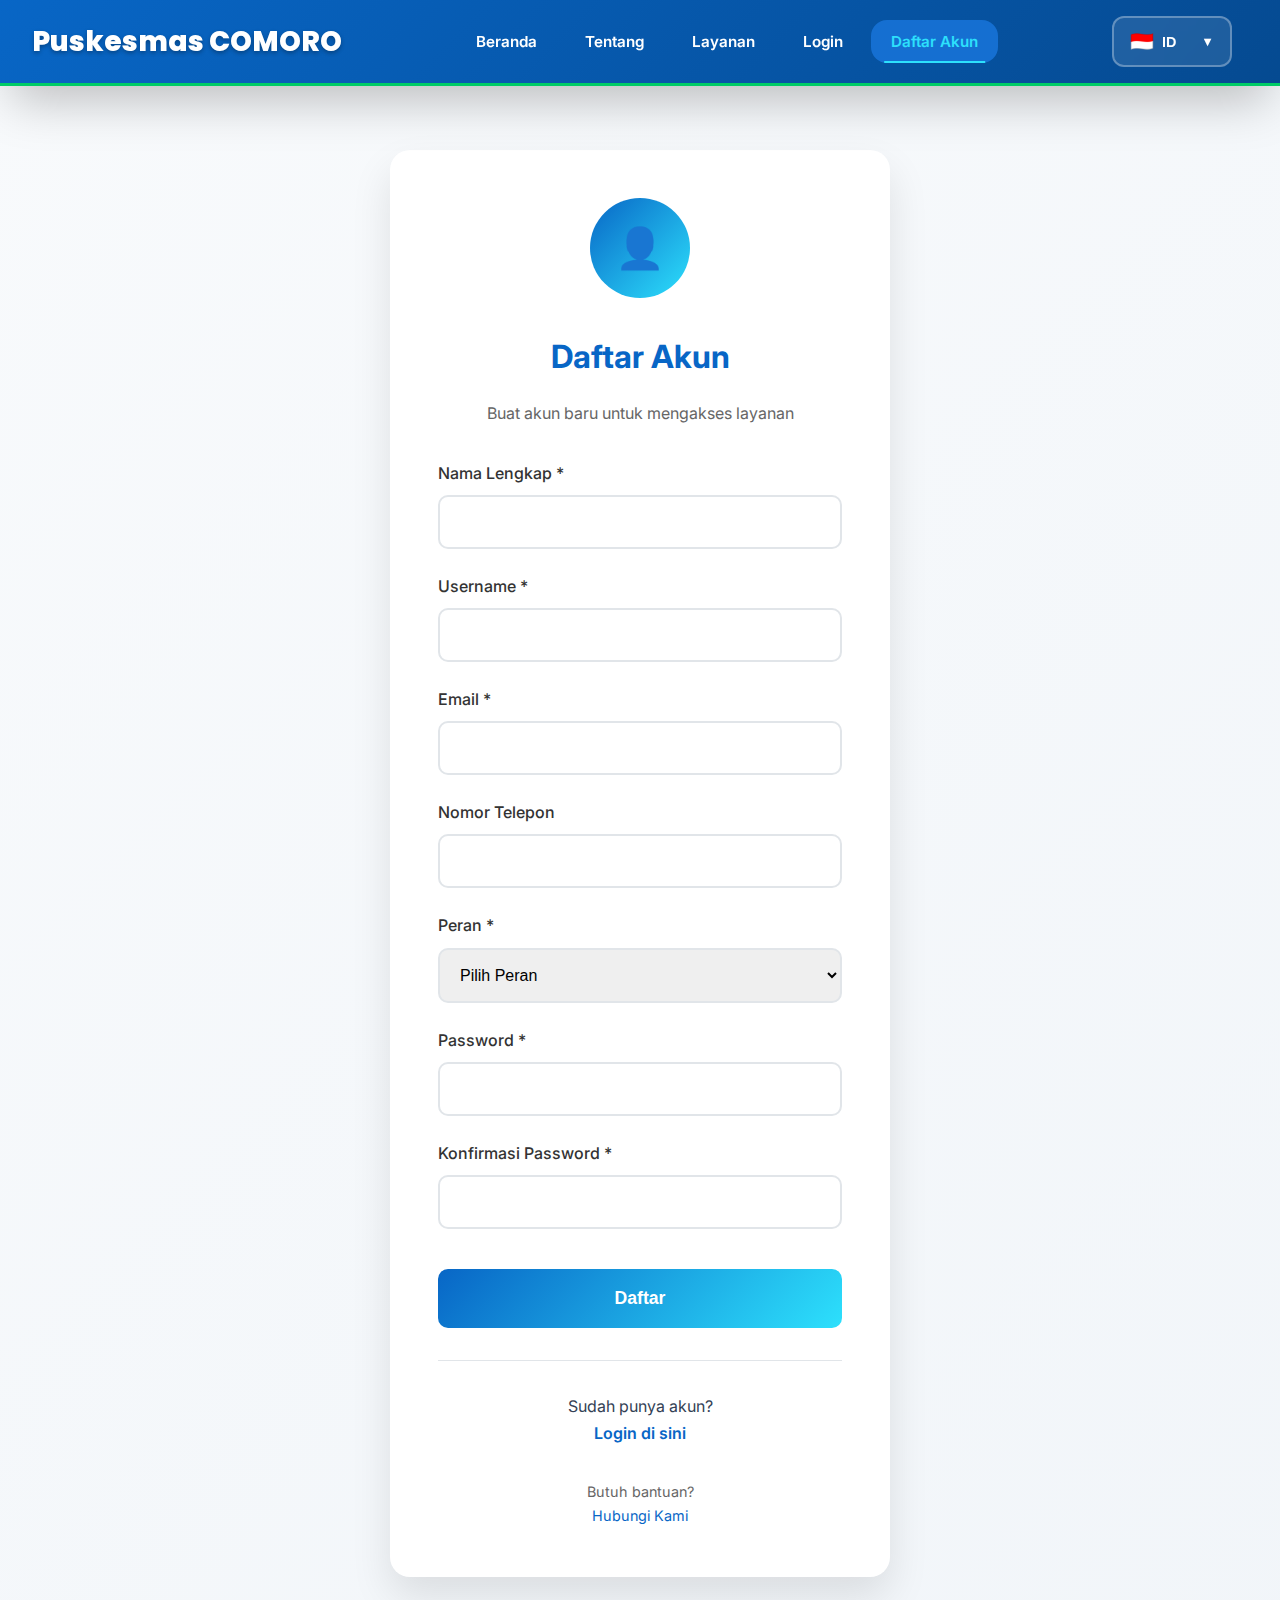
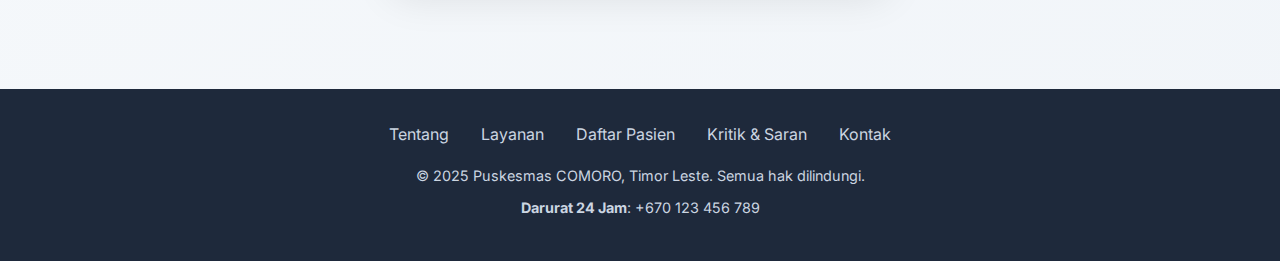
<file: signup.html>
<!DOCTYPE html>
<html lang="id">
<head>
    <meta charset="UTF-8">
    <meta name="viewport" content="width=device-width, initial-scale=1.0">
    <title>Daftar Akun - Puskesmas COMORO</title>
    <link rel="stylesheet" href="assets/css/main.css">
    <link rel="icon" type="image/x-icon" href="data:image/svg+xml,<svg xmlns='http://www.w3.org/2000/svg' viewBox='0 0 24 24'><path fill='%23A8D5BA' d='M12 2L2 7v10c0 5.55 3.84 9.74 9 11 5.16-1.26 9-5.45 9-11V7l-10-5z'/></svg>">
    <style>
        .signup-container {
            min-height: calc(100vh - 200px);
            display: flex;
            align-items: center;
            justify-content: center;
            padding: 2rem;
        }
        
        .signup-box {
            background: white;
            padding: 3rem;
            border-radius: 20px;
            box-shadow: 0 20px 40px rgba(0,0,0,0.1);
            max-width: 500px;
            width: 100%;
            text-align: center;
        }
        
        .signup-icon {
            width: 100px;
            height: 100px;
            background: linear-gradient(135deg, #0866C6, #2de0fc);
            border-radius: 50%;
            display: flex;
            align-items: center;
            justify-content: center;
            font-size: 2.5rem;
            margin: 0 auto 2rem;
            color: white;
        }
        
        .signup-title {
            color: #0866C6;
            font-size: 2rem;
            font-weight: 700;
            margin-bottom: 1rem;
        }
        
        .signup-subtitle {
            color: #666;
            margin-bottom: 2rem;
        }
        
        .form-group {
            margin-bottom: 1.5rem;
            text-align: left;
        }
        
        .form-group label {
            display: block;
            margin-bottom: 0.5rem;
            color: #333;
            font-weight: 500;
        }
        
        .form-group input,
        .form-group select {
            width: 100%;
            padding: 1rem;
            border: 2px solid #e1e5e9;
            border-radius: 10px;
            font-size: 1rem;
            transition: border-color 0.3s ease;
            box-sizing: border-box;
        }
        
        .form-group input:focus,
        .form-group select:focus {
            outline: none;
            border-color: #0866C6;
        }
        
        .signup-btn {
            width: 100%;
            padding: 1.2rem;
            font-size: 1.1rem;
            font-weight: 600;
            background: linear-gradient(135deg, #0866C6, #2de0fc);
            color: white;
            border: none;
            border-radius: 10px;
            cursor: pointer;
            transition: all 0.3s ease;
            margin-top: 1rem;
        }
        
        .signup-btn:hover {
            transform: translateY(-2px);
            box-shadow: 0 5px 15px rgba(45, 224, 252, 0.4);
        }
        
        .login-link {
            margin-top: 2rem;
            padding-top: 2rem;
            border-top: 1px solid #e1e5e9;
        }
        
        .login-link a {
            color: #0866C6;
            text-decoration: none;
            font-weight: 600;
        }
        
        .login-link a:hover {
            text-decoration: underline;
        }
        
        .contact-support {
            margin-top: 2rem;
            font-size: 0.9rem;
            color: #666;
        }
        
        .contact-support a {
            color: #0866C6;
            text-decoration: none;
        }
        
        .contact-support a:hover {
            color: var(--secondary-color);
        }
        
        @media (max-width: 768px) {
            .signup-box {
                margin: 1rem;
                padding: 2.5rem;
            }
            
            .signup-icon {
                width: 80px;
                height: 80px;
                font-size: 2rem;
            }
        }
    </style>
</head>
<body>
    <!-- Header Section -->
    <header>
        <div class="header-container">
            <!-- Logo -->
            <a href="index.html" class="logo" data-lang="siteName">Puskesmas COMORO</a>
            
            <!-- Mobile Menu Button -->
            <button class="mobile-menu-btn" onclick="toggleMobileMenu()">☰</button>
            
            <!-- Main Navigation -->
            <nav id="mainNav">
                <ul>
                    <li><a href="index.html" data-lang="home">Beranda</a></li>
                    <li><a href="about.html" data-lang="about">Tentang</a></li>
                    <li><a href="services.html" data-lang="services">Layanan</a></li>
                    <li><a href="login.html" data-lang="login">Login</a></li>
                    <li><a href="signup.html" class="active">Daftar Akun</a></li>
                </ul>
            </nav>
            
            <!-- Right Section: Language + User Info -->
            <div class="header-right-section">
                <!-- Language Switcher -->
                <div class="language-switcher">
                    <div class="language-dropdown-wrapper">
                        <button class="language-current" onclick="toggleLanguageDropdown()">
                            <span class="flag-emoji">🇮🇩</span>
                            <span class="lang-code">ID</span>
                            <span class="dropdown-arrow">▼</span>
                        </button>
                        <div class="language-dropdown" id="languageDropdown">
                            <div class="language-option active" onclick="selectLanguage('id', '🇮🇩', 'ID')">
                                <span class="flag-emoji">🇮🇩</span>
                                <span class="lang-name">Bahasa Indonesia</span>
                            </div>
                            <div class="language-option" onclick="selectLanguage('en', '🇬🇧', 'EN')">
                                <span class="flag-emoji">🇬🇧</span>
                                <span class="lang-name">English</span>
                            </div>
                            <div class="language-option" onclick="selectLanguage('tet', '🇹🇱', 'TET')">
                                <span class="flag-emoji">🇹🇱</span>
                                <span class="lang-name">Tetun</span>
                            </div>
                        </div>
                    </div>
                </div>
                
                <!-- User Info Section (will be populated by JS) -->
                <div id="userInfoSection" class="user-info-section"></div>
            </div>
        </div>
    </header>

    <!-- Main Content -->
    <main>
        <div class="signup-container">
            <div class="signup-box">
                <div class="signup-icon">👤</div>
                <h1 class="signup-title" data-lang="signupTitle">Daftar Akun</h1>
                <p class="signup-subtitle" data-lang="signupSubtitle">Buat akun baru untuk mengakses layanan</p>
                
                <form id="signupForm" onsubmit="handleSignup(event)">
                    <div class="form-group">
                        <label for="fullName" data-lang="fullName">Nama Lengkap *</label>
                        <input type="text" id="fullName" name="fullName" required>
                    </div>
                    
                    <div class="form-group">
                        <label for="username" data-lang="username">Username *</label>
                        <input type="text" id="username" name="username" required>
                    </div>
                    
                    <div class="form-group">
                        <label for="email" data-lang="email">Email *</label>
                        <input type="email" id="email" name="email" required>
                    </div>
                    
                    <div class="form-group">
                        <label for="phone" data-lang="phone">Nomor Telepon</label>
                        <input type="tel" id="phone" name="phone">
                    </div>
                    
                    <div class="form-group">
                        <label for="role" data-lang="role">Peran *</label>
                        <select id="role" name="role" required>
                            <option value="" data-lang="selectRole">Pilih Peran</option>
                            <option value="patient" data-lang="patient">Pasien</option>
                            <option value="family" data-lang="family">Keluarga Pasien</option>
                            <option value="staff" data-lang="staff">Staf Puskesmas</option>
                        </select>
                    </div>
                    
                    <div class="form-group">
                        <label for="password" data-lang="password">Password *</label>
                        <input type="password" id="password" name="password" required>
                    </div>
                    
                    <div class="form-group">
                        <label for="confirmPassword" data-lang="confirmPassword">Konfirmasi Password *</label>
                        <input type="password" id="confirmPassword" name="confirmPassword" required>
                    </div>
                    
                    <button type="submit" class="signup-btn" data-lang="signupButton">Daftar</button>
                </form>
                
                <div class="login-link">
                    <p data-lang="haveAccount">Sudah punya akun?</p>
                    <a href="login.html" data-lang="loginHere">Login di sini</a>
                </div>
                
                <div class="contact-support">
                    <p data-lang="needHelp">Butuh bantuan?</p>
                    <a href="tel:+670123456789" data-lang="contactUs">Hubungi Kami</a>
                </div>
            </div>
        </div>
    </main>

    <!-- Footer -->
    <footer>
        <div class="footer-content">
            <div class="footer-links">
                <a href="about.html" data-lang="about">Tentang</a>
                <a href="services.html" data-lang="services">Layanan</a>
                <a href="register.html" data-lang="register">Daftar Pasien</a>
                <a href="feedback.html" data-lang="feedback">Kritik & Saran</a>
                <a href="tel:+670123456789" data-lang="contact">Kontak</a>
            </div>
            <p data-lang="footerText">© 2025 Puskesmas COMORO, Timor Leste. Semua hak dilindungi.</p>
            <p><strong data-lang="emergency24">Darurat 24 Jam</strong>: +670 123 456 789</p>
        </div>
    </footer>

    <!-- JavaScript -->
    <script src="assets/lang/translations.js"></script>
    <script>
        // Mobile menu functions
        function toggleMobileMenu() {
            const overlay = document.getElementById('mobileNavOverlay');
            const body = document.body;
            
            overlay.classList.toggle('show');
            
            // Prevent body scroll when menu is open
            if (overlay.classList.contains('show')) {
                body.style.overflow = 'hidden';
            } else {
                body.style.overflow = '';
            }
        }
        
        // Close mobile menu when clicking on overlay background
        document.getElementById('mobileNavOverlay').addEventListener('click', function(e) {
            if (e.target === this) {
                toggleMobileMenu();
            }
        });
        
        // Language dropdown functions
        function toggleLanguageDropdown() {
            const dropdown = document.getElementById('languageDropdown');
            const currentBtn = document.querySelector('.language-current');
            
            dropdown.classList.toggle('show');
            currentBtn.classList.toggle('open');
            
            // Close dropdown when clicking outside
            document.addEventListener('click', function closeDropdown(event) {
                if (!event.target.closest('.language-dropdown-wrapper')) {
                    dropdown.classList.remove('show');
                    currentBtn.classList.remove('open');
                    document.removeEventListener('click', closeDropdown);
                }
            });
        }
        
        function selectLanguage(langCode, flagEmoji, shortCode) {
            // Update current display
            const currentBtn = document.querySelector('.language-current');
            const flagSpan = currentBtn.querySelector('.flag-emoji');
            const langCodeSpan = currentBtn.querySelector('.lang-code');
            
            flagSpan.textContent = flagEmoji;
            langCodeSpan.textContent = shortCode;
            
            // Update active state in dropdown
            document.querySelectorAll('.language-option').forEach(option => {
                option.classList.remove('active');
            });
            event.target.closest('.language-option').classList.add('active');
            
            // Close dropdown
            document.getElementById('languageDropdown').classList.remove('show');
            currentBtn.classList.remove('open');
            
            // Change language
            changeLanguage(langCode);
        }

        // Signup form handling
        function handleSignup(event) {
            event.preventDefault();
            const formData = new FormData(event.target);
            const signupData = Object.fromEntries(formData);
            // Validate required fields
            const requiredFields = ['fullName', 'username', 'email', 'role', 'password', 'confirmPassword'];
            const missingFields = requiredFields.filter(field => !signupData[field]);
            if (missingFields.length > 0) {
                alert(translations[currentLanguage].pleaseCompleteFields || 'Please complete all required fields');
                return;
            }
            // Validate password match
            if (signupData.password !== signupData.confirmPassword) {
                alert(translations[currentLanguage].passwordMismatch || 'Passwords do not match');
                return;
            }
            // Validate password strength
            if (signupData.password.length < 6) {
                alert(translations[currentLanguage].passwordTooShort || 'Password must be at least 6 characters');
                return;
            }
            // Get existing users
            const users = JSON.parse(localStorage.getItem('users') || '[]');
            // Check if username or email already exists
            const existingUser = users.find(user => 
                user.username === signupData.username || user.email === signupData.email
            );
            if (existingUser) {
                alert(translations[currentLanguage].userExists || 'Username or email already registered');
                return;
            }
            // Create new user
            const newUser = {
                id: Date.now(),
                fullName: signupData.fullName,
                username: signupData.username,
                email: signupData.email,
                phone: signupData.phone,
                role: signupData.role,
                password: signupData.password,
                createdAt: new Date().toISOString()
            };
            // Add to users array
            users.push(newUser);
            localStorage.setItem('users', JSON.stringify(users));
            // Show success message
            alert(translations[currentLanguage].signupSuccess || 'Account created successfully! Please login.');
            // Redirect to login page
            window.location.href = 'login.html';
        }

        // Initialize language system
        document.addEventListener('DOMContentLoaded', function() {
            loadSavedLanguage();
            
            // Check if user is already logged in
            const currentUser = JSON.parse(localStorage.getItem('currentUser'));
            if (currentUser) {
                // Redirect based on role
                if (currentUser.role === 'admin') {
                    window.location.href = 'dashboard.html';
                } else {
                    window.location.href = 'user-dashboard.html';
                }
            }
        });
    </script>
</body>
</html>
</file>
<file: assets/css/main.css>
/* 
   CSS Utama untuk Website Puskesmas COMORO
   Tema: Modern Medical - Warna tajam dan professional
   Versi: 2.0 - Lengkap dan Terorganisir dengan Responsive Design
*/

/* Import Google Fonts */
@import url('https://fonts.googleapis.com/css2?family=Inter:wght@300;400;500;600;700;800&family=Poppins:wght@300;400;500;600;700&display=swap');

/* Color Variables */
:root {
    --primary-color: #0866C6;        /* Biru utama */
    --primary-dark: #054A91;         /* Biru gelap */
    --secondary-color: #00CC66;      /* Tetap untuk aksen lain */
    --secondary-dark: #5A8A6B;       /* Darker Green */
    --accent-color: #FF6B35;         /* Orange Accent */
    --accent-light: #FF8C69;         /* Light Orange */
    --neutral-100: #F8FAFC;          /* Very Light Gray */
    --neutral-200: #E2E8F0;          /* Light Gray */
    --neutral-300: #CBD5E1;          /* Medium Gray */
    --neutral-700: #334155;          /* Dark Gray */
    --neutral-800: #1E293B;          /* Very Dark Gray */
    --neutral-900: #0F172A;          /* Almost Black */
    --white: #FFFFFF;
    --shadow: 0 10px 25px -5px rgba(0, 0, 0, 0.1), 0 10px 10px -5px rgba(0, 0, 0, 0.04);
    --shadow-lg: 0 25px 50px -12px rgba(0, 0, 0, 0.25);
    --navbar-active-bg: #156fd1;      /* Biru lebih muda untuk background aktif */
    --navbar-active-text: #2de0fc;    /* Biru terang untuk teks aktif */
    --navbar-active-underline: #2de0fc; /* Biru terang untuk underline aktif */
}

/* Reset dan Base Styles */
* {
    margin: 0;
    padding: 0;
    box-sizing: border-box;
}

body {
    font-family: 'Inter', -apple-system, BlinkMacSystemFont, 'Segoe UI', sans-serif;
    line-height: 1.7;
    color: var(--neutral-700);
    background: linear-gradient(135deg, var(--neutral-100) 0%, #F1F5F9 100%);
    min-height: 100vh;
    overflow-x: hidden;
}

/* Header Styles */
header {
    background: linear-gradient(135deg, var(--primary-color) 0%, var(--primary-dark) 100%);
    padding: 1rem 0;
    box-shadow: var(--shadow-lg);
    position: sticky;
    top: 0;
    z-index: 1000;
    border-bottom: 3px solid var(--secondary-color);
}

.header-container {
    max-width: 1400px;
    margin: 0 auto;
    padding: 0 2rem;
    display: flex;
    justify-content: space-between;
    align-items: center;
    flex-wrap: wrap;
    gap: 1rem;
}

.logo {
    color: var(--white);
    font-size: 1.75rem;
    font-weight: 800;
    text-decoration: none;
    font-family: 'Poppins', sans-serif;
    text-shadow: 0 2px 4px rgba(0,0,0,0.3);
    transition: all 0.3s ease;
    white-space: nowrap;
}

.logo:hover {
    transform: scale(1.05);
    color: var(--secondary-color);
}

/* Navigation Styles */
nav ul {
    list-style: none;
    display: flex;
    gap: 0.5rem;
    flex-wrap: wrap;
    align-items: center;
}

nav a {
    color: var(--white);
    text-decoration: none;
    font-weight: 600;
    transition: all 0.3s ease;
    padding: 0.75rem 1.25rem;
    border-radius: 12px;
    position: relative;
    font-size: 0.95rem;
    background: none;
    white-space: nowrap;
}

nav a::before {
    content: '';
    position: absolute;
    bottom: 0;
    left: 50%;
    width: 0;
    height: 2px;
    background: var(--navbar-active-underline);
    transition: all 0.3s ease;
    transform: translateX(-50%);
}

nav a:hover::before, 
nav a.active::before {
    width: 80%;
}

nav a:hover, nav a.active {
    background: var(--navbar-active-bg);
    color: var(--navbar-active-text);
    border-radius: 16px;
    transform: translateY(-2px);
}

/* Language Switcher */
.language-switcher {
    position: relative;
    display: flex;
    align-items: center;
}

.language-dropdown-wrapper {
    position: relative;
}

.language-current {
    display: flex;
    align-items: center;
    gap: 0.5rem;
    background: rgba(255,255,255,0.1);
    border: 2px solid rgba(255,255,255,0.3);
    color: var(--white);
    padding: 0.75rem 1rem;
    border-radius: 12px;
    cursor: pointer;
    font-size: 0.9rem;
    font-weight: 600;
    transition: all 0.3s ease;
    backdrop-filter: blur(10px);
    min-width: 120px;
    white-space: nowrap;
}

.language-current:hover {
    background: rgba(255,255,255,0.2);
    border-color: var(--secondary-color);
    transform: translateY(-2px);
}

.flag-emoji {
    font-size: 1.2rem;
}

.lang-code {
    flex: 1;
    text-align: left;
}

.dropdown-arrow {
    font-size: 0.8rem;
    transition: transform 0.3s ease;
}

.language-current.open .dropdown-arrow {
    transform: rotate(180deg);
}

.language-dropdown {
    position: absolute;
    top: 100%;
    right: 0;
    background: var(--white);
    border: 1px solid var(--neutral-300);
    border-radius: 12px;
    box-shadow: 0 8px 32px rgba(0,0,0,0.15);
    min-width: 200px;
    z-index: 1000;
    overflow: hidden;
    opacity: 0;
    visibility: hidden;
    transform: translateY(-10px);
    transition: all 0.3s ease;
    margin-top: 0.5rem;
}

.language-dropdown.show {
    opacity: 1;
    visibility: visible;
    transform: translateY(0);
}

.language-option {
    display: flex;
    align-items: center;
    gap: 0.75rem;
    padding: 0.75rem 1rem;
    cursor: pointer;
    transition: all 0.2s ease;
    border-bottom: 1px solid var(--neutral-200);
}

.language-option:last-child {
    border-bottom: none;
}

.language-option:hover {
    background: var(--neutral-100);
}

.language-option.active {
    background: var(--primary-color);
    color: var(--white);
}

.language-option.active:hover {
    background: var(--primary-dark);
}

.lang-name {
    flex: 1;
    font-size: 0.9rem;
}

.header-right-section {
    display: flex;
    align-items: center;
    gap: 1rem;
    flex-wrap: wrap;
}

.user-info-section {
    display: flex;
    align-items: center;
    gap: 1rem;
}

.user-badge {
    display: flex;
    align-items: center;
    gap: 0.5rem;
    background: rgba(255,255,255,0.1);
    border: 2px solid rgba(255,255,255,0.3);
    color: var(--white);
    padding: 0.5rem 1rem;
    border-radius: 12px;
    font-size: 0.9rem;
    font-weight: 600;
    transition: all 0.3s ease;
    backdrop-filter: blur(10px);
    text-decoration: none;
}

.user-badge:hover {
    background: rgba(255,255,255,0.2);
    border-color: var(--secondary-color);
    transform: translateY(-2px);
}

.logout-btn {
    background: rgba(220, 38, 38, 0.1);
    border: 2px solid rgba(220, 38, 38, 0.3);
    color: #fecaca;
    padding: 0.5rem 1rem;
    border-radius: 12px;
    cursor: pointer;
    font-size: 0.9rem;
    font-weight: 600;
    transition: all 0.3s ease;
}

.logout-btn:hover {
    background: rgba(220, 38, 38, 0.2);
    border-color: #ef4444;
    transform: translateY(-2px);
}

/* Main Content */
main {
    max-width: 1400px;
    margin: 0 auto;
    padding: 2rem 0;
    min-height: calc(100vh - 200px);
}

/* Hero Section */
.hero {
    background: linear-gradient(135deg, var(--primary-color) 0%, var(--primary-dark) 100%);
    color: var(--white);
    text-align: center;
    padding: 4rem 2rem;
    border-radius: 20px;
    margin: 0 2rem 3rem;
    position: relative;
    overflow: hidden;
}

.hero::before {
    content: '';
    position: absolute;
    top: 0;
    left: 0;
    right: 0;
    bottom: 0;
    background: url('data:image/svg+xml,<svg xmlns="http://www.w3.org/2000/svg" viewBox="0 0 100 100"><defs><pattern id="grain" width="100" height="100" patternUnits="userSpaceOnUse"><circle cx="25" cy="25" r="1" fill="white" opacity="0.1"/><circle cx="75" cy="75" r="1" fill="white" opacity="0.1"/><circle cx="50" cy="10" r="0.5" fill="white" opacity="0.1"/></pattern></defs><rect width="100" height="100" fill="url(%23grain)"/></svg>');
    opacity: 0.3;
}

.hero * {
    position: relative;
    z-index: 1;
}

.hero h1 {
    font-size: 3.5rem;
    font-weight: 800;
    margin-bottom: 1rem;
    line-height: 1.2;
    text-shadow: 0 2px 4px rgba(0,0,0,0.3);
}

.hero p {
    font-size: 1.25rem;
    margin-bottom: 2rem;
    opacity: 0.9;
    max-width: 600px;
    margin-left: auto;
    margin-right: auto;
}

/* Button Styles */
.btn {
    display: inline-block;
    padding: 1rem 2rem;
    background: var(--secondary-color);
    color: var(--white);
    text-decoration: none;
    border-radius: 12px;
    font-weight: 600;
    transition: all 0.3s ease;
    border: none;
    cursor: pointer;
    font-size: 1rem;
    box-shadow: var(--shadow);
}

.btn:hover {
    transform: translateY(-3px);
    box-shadow: var(--shadow-lg);
    background: var(--secondary-dark);
}

.btn-primary {
    background: var(--primary-color);
}

.btn-primary:hover {
    background: var(--primary-dark);
}

/* Section Styles */
.section {
    padding: 3rem 2rem;
    margin: 0 2rem 2rem;
    background: var(--white);
    border-radius: 20px;
    box-shadow: var(--shadow);
    position: relative;
    overflow: hidden;
}

.section::before {
    content: '';
    position: absolute;
    top: 0;
    left: 0;
    right: 0;
    height: 4px;
    background: linear-gradient(90deg, var(--primary-color), var(--secondary-color));
}

.section h2 {
    text-align: center;
    font-size: 2.5rem;
    font-weight: 700;
    margin-bottom: 2rem;
    color: var(--neutral-800);
    position: relative;
}

/* Services Grid */
.services-grid {
    display: grid;
    grid-template-columns: repeat(auto-fit, minmax(300px, 1fr));
    gap: 2rem;
    margin-top: 2rem;
}

.service-card {
    background: var(--neutral-100);
    padding: 2rem;
    border-radius: 16px;
    text-align: center;
    transition: all 0.3s ease;
    position: relative;
    overflow: hidden;
    border: 1px solid var(--neutral-200);
}

.service-card::before {
    content: '';
    position: absolute;
    top: 0;
    left: 0;
    right: 0;
    height: 4px;
    background: linear-gradient(90deg, var(--primary-color), var(--secondary-color));
    transform: scaleX(0);
    transition: transform 0.3s ease;
}

.service-card:hover::before {
    transform: scaleX(1);
}

.service-card:hover {
    transform: translateY(-5px);
    box-shadow: var(--shadow-lg);
}

.service-card h3 {
    font-size: 1.5rem;
    font-weight: 600;
    margin-bottom: 1rem;
    color: var(--neutral-800);
}

/* Form Styles */
.form-container {
    max-width: 600px;
    margin: 0 auto;
}

.form-group {
    margin-bottom: 1.5rem;
}

.form-group label {
    display: block;
    margin-bottom: 0.5rem;
    font-weight: 600;
    color: var(--neutral-700);
}

.form-group input,
.form-group select {
    width: 100%;
    padding: 0.75rem 1rem;
    border: 2px solid var(--neutral-300);
    border-radius: 8px;
    font-size: 1rem;
    transition: all 0.3s ease;
}

.form-group input:focus,
.form-group select:focus {
    outline: none;
    border-color: var(--primary-color);
    box-shadow: 0 0 0 3px rgba(8, 102, 198, 0.1);
}

.form-group textarea {
    width: 100%;
    padding: 0.75rem 1rem;
    border: 2px solid var(--neutral-300);
    border-radius: 8px;
    font-size: 1rem;
    min-height: 120px;
    resize: vertical;
    transition: all 0.3s ease;
}

/* Dashboard Stats */
.dashboard-stats {
    display: grid;
    grid-template-columns: repeat(auto-fit, minmax(250px, 1fr));
    gap: 2rem;
    margin-bottom: 2rem;
}

.stat-card {
    background: var(--white);
    padding: 2rem;
    border-radius: 16px;
    text-align: center;
    box-shadow: var(--shadow);
    transition: all 0.3s ease;
    position: relative;
    overflow: hidden;
    border: 1px solid var(--neutral-200);
}

.stat-card::before {
    content: '';
    position: absolute;
    top: 0;
    left: 0;
    right: 0;
    height: 4px;
    background: linear-gradient(90deg, var(--primary-color), var(--secondary-color));
    transform: scaleX(0);
    transition: transform 0.3s ease;
}

.stat-card:hover {
    transform: translateY(-5px);
    box-shadow: var(--shadow-lg);
}

.stat-card:hover::before {
    transform: scaleX(1);
}

.stat-card:nth-child(2) {
    border-top-color: var(--secondary-color);
}

.stat-card:nth-child(3) {
    border-top-color: var(--accent-color);
}

.stat-card:nth-child(4) {
    border-top-color: var(--primary-color);
}

.stat-card h3 {
    font-size: 2.5rem;
    font-weight: 800;
    color: var(--primary-color);
    margin-bottom: 0.5rem;
}

.stat-card p {
    font-size: 1.1rem;
    color: var(--neutral-700);
    margin-bottom: 0.5rem;
}

.stat-card small {
    color: var(--neutral-300);
    font-size: 0.9rem;
}

/* Table Styles */
.table-container {
    background: var(--white);
    border-radius: 16px;
    overflow: hidden;
    box-shadow: var(--shadow);
    margin-top: 2rem;
}

table {
    width: 100%;
    border-collapse: collapse;
    font-size: 0.95rem;
}

th, td {
    padding: 1rem;
    text-align: left;
    border-bottom: 1px solid var(--neutral-200);
}

th {
    background: var(--neutral-100);
    font-weight: 600;
    color: var(--neutral-700);
    text-transform: uppercase;
    font-size: 0.85rem;
    letter-spacing: 0.5px;
}

tbody tr:hover {
    background: var(--neutral-100);
}

tbody tr:last-child td {
    border-bottom: none;
}

/* Utility Classes */
.text-center { text-align: center; }
.text-left { text-align: left; }
.text-right { text-align: right; }

.mb-1 { margin-bottom: 0.5rem; }
.mb-2 { margin-bottom: 1rem; }
.mb-3 { margin-bottom: 1.5rem; }
.mb-4 { margin-bottom: 2rem; }

.mt-1 { margin-top: 0.5rem; }
.mt-2 { margin-top: 1rem; }
.mt-3 { margin-top: 1.5rem; }
.mt-4 { margin-top: 2rem; }

/* Footer */
footer {
    background: var(--neutral-800);
    color: var(--white);
    padding: 2rem 0;
    margin-top: 3rem;
}

.footer-content {
    max-width: 1400px;
    margin: 0 auto;
    padding: 0 2rem;
    text-align: center;
}

.footer-links {
    display: flex;
    justify-content: center;
    gap: 2rem;
    margin-bottom: 1rem;
    flex-wrap: wrap;
}

.footer-links a {
    color: var(--neutral-300);
    text-decoration: none;
    transition: color 0.3s ease;
}

.footer-links a:hover {
    color: var(--secondary-color);
}

footer p {
    color: var(--neutral-300);
    font-size: 0.9rem;
    margin-bottom: 0.5rem;
}

/* Dashboard Layout Styles */
.admin-layout, .user-layout {
    display: flex;
    min-height: 100vh;
}

.sidebar, .user-sidebar {
    width: 280px;
    background: linear-gradient(180deg, var(--neutral-800), var(--neutral-900));
    color: var(--white);
    position: fixed;
    height: 100vh;
    left: 0;
    top: 0;
    z-index: 1000;
    overflow-y: auto;
    transition: all 0.3s ease;
    box-shadow: 4px 0 20px rgba(0,0,0,0.1);
}

.user-sidebar {
    background: linear-gradient(180deg, var(--primary-color), var(--primary-dark));
}

.sidebar-header, .user-sidebar-header {
    padding: 2rem 1.5rem;
    border-bottom: 1px solid rgba(255,255,255,0.1);
    text-align: center;
}

.sidebar-logo, .user-sidebar-logo {
    font-size: 1.5rem;
    font-weight: 800;
    background: linear-gradient(135deg, var(--primary-color), var(--secondary-color));
    -webkit-background-clip: text;
    -webkit-text-fill-color: transparent;
    background-clip: text;
    margin-bottom: 0.5rem;
    line-height: 1.2;
}

.sidebar-logo {
    background: linear-gradient(135deg, var(--white), var(--neutral-300));
    -webkit-background-clip: text;
    -webkit-text-fill-color: transparent;
    background-clip: text;
}

.user-sidebar-logo {
    background: linear-gradient(135deg, var(--white), var(--secondary-color));
    -webkit-background-clip: text;
    -webkit-text-fill-color: transparent;
    background-clip: text;
}

.sidebar-subtitle, .user-sidebar-subtitle {
    font-size: 0.9rem;
    opacity: 0.7;
    color: var(--neutral-300);
    line-height: 1.2;
}

.user-sidebar-subtitle {
    color: rgba(255,255,255,0.7);
}

.sidebar-nav, .user-sidebar-nav {
    padding: 1rem 0;
}

.nav-section, .user-nav-section {
    margin-bottom: 2rem;
}

.nav-section-title, .user-nav-section-title {
    padding: 0 1.5rem;
    font-size: 0.75rem;
    font-weight: 600;
    color: var(--neutral-400);
    text-transform: uppercase;
    letter-spacing: 1px;
    margin-bottom: 0.5rem;
}

.user-nav-section-title {
    color: rgba(255,255,255,0.5);
}

.nav-item, .user-nav-item {
    display: block;
    padding: 0.75rem 1.5rem;
    color: var(--neutral-300);
    text-decoration: none;
    transition: all 0.3s ease;
    border-left: 3px solid transparent;
    position: relative;
}

.user-nav-item {
    color: rgba(255,255,255,0.8);
}

.nav-item:hover, .nav-item.active,
.user-nav-item:hover, .user-nav-item.active {
    background: rgba(255,255,255,0.1);
    color: var(--white);
    border-left-color: var(--primary-color);
}

.user-nav-item:hover, .user-nav-item.active {
    background: rgba(255,255,255,0.15);
}

.nav-item.active, .user-nav-item.active {
    background: linear-gradient(90deg, rgba(0, 102, 204, 0.2), transparent);
}

.user-nav-item.active {
    background: linear-gradient(90deg, rgba(255,255,255,0.2), transparent);
}

.nav-item i, .user-nav-item i {
    width: 20px;
    margin-right: 0.75rem;
    text-align: center;
}

/* Main Content Area */
.main-content, .user-main-content {
    flex: 1;
    margin-left: 280px;
    background: var(--neutral-100);
    min-height: 100vh;
}

/* Top Header */
.top-header, .user-top-header {
    background: var(--white);
    padding: 1.25rem 2rem;
    border-bottom: 1px solid var(--neutral-200);
    display: flex;
    justify-content: space-between;
    align-items: center;
    box-shadow: 0 2px 10px rgba(0,0,0,0.05);
    position: sticky;
    top: 0;
    z-index: 900;
    min-height: 70px;
}

.header-left, .user-header-left {
    display: flex;
    align-items: center;
    gap: 1rem;
}

.header-left h1, .user-header-left h1 {
    margin: 0;
    color: var(--neutral-800);
    font-size: 1.75rem;
    font-weight: 700;
    line-height: 1.2;
}

.header-right, .user-header-right {
    display: flex;
    align-items: center;
    gap: 1.5rem;
}

/* Language Dropdown for Dashboard */
.dashboard-language-selector, .user-language-selector {
    position: relative;
    display: inline-block;
}

.dashboard-language-btn, .user-language-btn {
    display: flex;
    align-items: center;
    gap: 0.5rem;
    padding: 0.5rem 1rem;
    background: var(--neutral-100);
    border: 1px solid var(--neutral-300);
    border-radius: 8px;
    cursor: pointer;
    font-size: 0.9rem;
    color: var(--neutral-700);
    transition: all 0.2s ease;
}

.dashboard-language-btn:hover, .user-language-btn:hover {
    background: var(--neutral-200);
    border-color: var(--primary-color);
}

.dashboard-language-dropdown, .user-language-dropdown {
    position: absolute;
    top: 100%;
    right: 0;
    background: var(--white);
    border: 1px solid var(--neutral-300);
    border-radius: 8px;
    box-shadow: 0 4px 20px rgba(0,0,0,0.1);
    min-width: 150px;
    z-index: 1001;
    display: none;
    overflow: hidden;
}

.dashboard-language-dropdown.show, .user-language-dropdown.show {
    display: block;
    animation: fadeInDown 0.2s ease;
}

.dashboard-language-option, .user-language-option {
    display: flex;
    align-items: center;
    gap: 0.5rem;
    padding: 0.5rem 1rem;
    cursor: pointer;
    transition: all 0.2s ease;
    border-bottom: 1px solid var(--neutral-200);
}

.dashboard-language-option:last-child, .user-language-option:last-child {
    border-bottom: none;
}

.dashboard-language-option:hover, .user-language-option:hover {
    background: var(--neutral-100);
}

.dashboard-language-option.active, .user-language-option.active {
    background: var(--primary-color);
    color: var(--white);
}

/* Mobile Menu Button */
.mobile-menu-btn {
    display: none;
    background: none;
    border: none;
    color: var(--white);
    font-size: 1.5rem;
    cursor: pointer;
    padding: 0.5rem;
    border-radius: 8px;
    transition: all 0.3s ease;
}

.mobile-menu-btn:hover {
    background: rgba(255,255,255,0.1);
}

/* Mobile Menu Overlay for Dashboard */
.mobile-menu-overlay {
    display: none;
}

@media (max-width: 1024px) {
    .mobile-menu-btn {
        display: block !important;
    }
    .mobile-menu-overlay {
        display: block;
        position: fixed;
        top: 0; left: 0;
        width: 100vw; height: 100vh;
        z-index: 2000;
        background: rgba(0,0,0,0.8);
        opacity: 0;
        visibility: hidden;
        transition: all 0.3s ease;
        backdrop-filter: blur(5px);
    }
    .mobile-menu-overlay.show {
        opacity: 1;
        visibility: visible;
    }
}

/* Sembunyikan tombol hamburger dan overlay di desktop */
@media (min-width: 1025px) {
    .mobile-menu-btn,
    .mobile-menu-overlay {
        display: none !important;
    }
}

.mobile-menu-content {
    position: absolute;
    top: 0;
    right: 0;
    width: 80%;
    max-width: 350px;
    height: 100%;
    background: var(--white);
    transform: translateX(100%);
    transition: transform 0.3s ease;
    display: flex;
    flex-direction: column;
}

.mobile-menu-overlay.show .mobile-menu-content {
    transform: translateX(0);
}

.mobile-menu-header {
    display: flex;
    align-items: center;
    justify-content: space-between;
    padding: 1.25rem 1.5rem;
    border-bottom: 3px solid var(--secondary-color);
}

.mobile-menu-header h3 {
    margin: 0;
    font-size: 1.1rem;
    font-weight: 700;
}

.mobile-menu-close {
    margin-left: 1rem;
}

.mobile-nav {
    flex: 1;
    padding: 1rem 0;
    overflow-y: auto;
}

.mobile-nav-item {
    display: block;
    padding: 1rem 1.5rem;
    color: var(--neutral-700);
    text-decoration: none;
    font-weight: 500;
    transition: all 0.3s ease;
    border-left: 4px solid transparent;
    border-bottom: 1px solid var(--neutral-200);
}

.mobile-nav-item:hover,
.mobile-nav-item.active {
    background: var(--neutral-100);
    color: var(--primary-color);
    border-left-color: var(--primary-color);
}

.mobile-nav-item i {
    margin-right: 0.75rem;
    font-size: 1.1rem;
}

/* Status Badge */
.status-badge {
    padding: 0.25rem 0.75rem;
    border-radius: 20px;
    font-size: 0.8rem;
    font-weight: 600;
    text-transform: uppercase;
}

.status-waiting {
    background: #fef3c7;
    color: #92400e;
}

.status-completed {
    background: #d1fae5;
    color: #065f46;
}

.status-progress {
    background: #dbeafe;
    color: #1e40af;
}

/* Rating Stars */
.rating-stars {
    display: flex;
    flex-direction: row-reverse;
    justify-content: flex-end;
    gap: 0.25rem;
}

.rating-stars input {
    display: none;
}

.rating-stars label {
    cursor: pointer;
    color: #ddd;
    font-size: 1.5rem;
    transition: color 0.2s ease;
}

.rating-stars label:hover,
.rating-stars label:hover ~ label,
.rating-stars input:checked ~ label {
    color: #ffd700;
}

/* Animations */
@keyframes fadeIn {
    from {
        opacity: 0;
        transform: translateY(20px);
    }
    to {
        opacity: 1;
        transform: translateY(0);
    }
}

@keyframes fadeInDown {
    from {
        opacity: 0;
        transform: translateY(-10px);
    }
    to {
        opacity: 1;
        transform: translateY(0);
    }
}

.fade-in {
    animation: fadeIn 0.6s ease-out;
}

/* Responsive Design */
/* Large Tablets and Small Laptops */
@media (max-width: 1024px) {
    .header-container {
        padding: 0 1.5rem;
    }
    
    .hero {
        margin: 0 1.5rem 2rem;
        padding: 3rem 1.5rem;
    }
    
    .hero h1 {
        font-size: 3rem;
    }
    
    .section {
        margin: 0 1.5rem 1.5rem;
        padding: 2.5rem 1.5rem;
    }
    
    .services-grid {
        grid-template-columns: repeat(auto-fit, minmax(280px, 1fr));
        gap: 1.5rem;
    }
    
    .dashboard-stats {
        grid-template-columns: repeat(auto-fit, minmax(220px, 1fr));
        gap: 1.5rem;
    }
    
    .sidebar, .user-sidebar {
        width: 260px;
    }
    
    .main-content, .user-main-content {
        margin-left: 260px;
    }
}

/* Tablets */
@media (max-width: 768px) {
    .header-container {
        padding: 0 1rem;
        flex-direction: column;
        gap: 1rem;
    }
    
    .logo {
        font-size: 1.5rem;
    }
    
    /* Show mobile menu button and hide main nav */
    .mobile-menu-btn {
        display: block;
        position: absolute;
        top: 1rem;
        right: 1rem;
    }
    
    #mainNav {
        display: none;
    }
    
    .header-right-section {
        width: 100%;
        justify-content: center;
    }
    
    .language-current {
        min-width: 100px;
        padding: 0.5rem 0.75rem;
    }
    
    .language-dropdown {
        right: -50px;
        min-width: 180px;
    }
    
    .hero {
        margin: 0 1rem 1.5rem;
        padding: 2.5rem 1rem;
    }
    
    .hero h1 {
        font-size: 2.5rem;
    }
    
    .hero p {
        font-size: 1.1rem;
    }
    
    main {
        padding: 1rem 0;
    }
    
    .section {
        margin: 0 1rem 1rem;
        padding: 2rem 1rem;
    }
    
    .section h2 {
        font-size: 2rem;
    }
    
    .services-grid {
        grid-template-columns: 1fr;
        gap: 1.5rem;
    }
    
    .dashboard-stats {
        grid-template-columns: 1fr;
        gap: 1.5rem;
    }
    
    .footer-links {
        flex-direction: column;
        gap: 1rem;
    }
    
    /* Dashboard Mobile */
    .sidebar, .user-sidebar {
        transform: translateX(-100%);
        width: 280px;
    }
    
    .sidebar.show, .user-sidebar.show {
        transform: translateX(0);
    }
    
    .main-content, .user-main-content {
        margin-left: 0;
    }
    
    .top-header, .user-top-header {
        padding: 1rem 1.5rem;
    }
    
    .header-left h1, .user-header-left h1 {
        font-size: 1.5rem;
    }
    
    .header-right, .user-header-right {
        gap: 1rem;
    }
    
    /* Table Responsive */
    .table-container {
        overflow-x: auto;
    }
    
    table {
        min-width: 600px;
    }
    
    th, td {
        padding: 0.75rem 0.5rem;
        font-size: 0.9rem;
    }
}

/* Mobile Phones */
@media (max-width: 480px) {
    .header-container {
        padding: 0 0.75rem;
        gap: 0.75rem;
    }
    
    .logo {
        font-size: 1.25rem;
    }
    
    nav ul {
        flex-direction: column;
        width: 100%;
        gap: 0.5rem;
    }
    
    nav a {
        text-align: center;
        padding: 0.75rem 1rem;
        width: 100%;
        display: block;
    }
    
    .language-current {
        min-width: 80px;
        padding: 0.5rem 0.75rem;
        font-size: 0.8rem;
    }
    
    .language-dropdown {
        right: -30px;
        min-width: 120px;
    }
    
    .language-option {
        padding: 0.5rem 0.75rem;
        font-size: 0.8rem;
    }
    
    .hero {
        margin: 0 0.75rem 1rem;
        padding: 2rem 0.75rem;
        border-radius: 16px;
    }
    
    .hero h1 {
        font-size: 2rem;
        line-height: 1.3;
    }
    
    .hero p {
        font-size: 1rem;
        line-height: 1.5;
    }
    
    .btn {
        padding: 0.75rem 1.5rem;
        font-size: 0.9rem;
        width: 100%;
        max-width: 300px;
    }
    
    .section {
        margin: 0 0.75rem 1rem;
        padding: 1.5rem 0.75rem;
        border-radius: 16px;
    }
    
    .section h2 {
        font-size: 1.75rem;
        line-height: 1.3;
    }
    
    .services-grid {
        gap: 1rem;
    }
    
    .service-card {
        padding: 1.5rem 1rem;
    }
    
    .service-card h3 {
        font-size: 1.25rem;
    }
    
    .dashboard-stats {
        gap: 1rem;
    }
    
    .stat-card {
        padding: 1.5rem 1rem;
    }
    
    .stat-card h3 {
        font-size: 2rem;
    }
    
    .footer-links {
        gap: 0.5rem;
    }
    
    .footer-links a {
        padding: 0.5rem;
        font-size: 0.9rem;
    }
    
    .footer-content {
        padding: 0 0.75rem;
    }
    
    /* Form Responsive */
    .form-container {
        padding: 0 0.75rem;
    }
    
    .form-group input,
    .form-group select,
    .form-group textarea {
        padding: 0.75rem;
        font-size: 16px; /* Prevents zoom on iOS */
    }
    
    /* Dashboard Mobile */
    .top-header, .user-top-header {
        padding: 0.75rem 1rem;
        flex-direction: column;
        gap: 0.75rem;
        align-items: flex-start;
    }
    
    .header-left, .user-header-left {
        width: 100%;
        justify-content: space-between;
    }
    
    .header-left h1, .user-header-left h1 {
        font-size: 1.25rem;
    }
    
    .header-right, .user-header-right {
        width: 100%;
        justify-content: space-between;
        gap: 0.5rem;
    }
    
    .dashboard-language-btn, .user-language-btn {
        padding: 0.5rem 0.75rem;
        font-size: 0.8rem;
    }
    
    /* Table Mobile */
    .table-container {
        margin: 0 -0.75rem;
        border-radius: 0;
    }
    
    table {
        min-width: 500px;
    }
    
    th, td {
        padding: 0.5rem 0.25rem;
        font-size: 0.8rem;
    }
}

/* Extra Small Mobile */
@media (max-width: 360px) {
    .header-container {
        padding: 0 0.5rem;
    }
    
    .logo {
        font-size: 1.1rem;
    }
    
    .hero {
        margin: 0 0.5rem 1rem;
        padding: 1.5rem 0.5rem;
    }
    
    .hero h1 {
        font-size: 1.75rem;
    }
    
    .section {
        margin: 0 0.5rem 1rem;
        padding: 1rem 0.5rem;
    }
    
    .section h2 {
        font-size: 1.5rem;
    }
    
    .service-card {
        padding: 1rem 0.75rem;
    }
    
    .stat-card {
        padding: 1rem 0.75rem;
    }
    
    .btn {
        padding: 0.75rem 1rem;
        font-size: 0.85rem;
    }
    
    .footer-content {
        padding: 0 0.5rem;
    }
}

/* Landscape Mobile */
@media (max-height: 500px) and (orientation: landscape) {
    .hero {
        padding: 1.5rem 2rem;
    }
    
    .hero h1 {
        font-size: 2rem;
        margin-bottom: 0.5rem;
    }
    
    .hero p {
        margin-bottom: 1rem;
    }
    
    .section {
        padding: 1.5rem 2rem;
    }
    
    .sidebar, .user-sidebar {
        overflow-y: auto;
    }
}

/* High DPI Displays */
@media (-webkit-min-device-pixel-ratio: 2), (min-resolution: 192dpi) {
    .logo {
        text-shadow: 0 1px 2px rgba(0,0,0,0.3);
    }
    
    .hero h1 {
        text-shadow: 0 1px 2px rgba(0,0,0,0.3);
    }
}

/* Print Styles */
@media print {
    header, footer, .sidebar, .user-sidebar, .mobile-menu-btn {
        display: none !important;
    }
    
    .main-content, .user-main-content {
        margin-left: 0 !important;
    }
    
    .hero {
        background: white !important;
        color: black !important;
        box-shadow: none !important;
    }
    
    .section {
        box-shadow: none !important;
        border: 1px solid #ccc !important;
    }
}

/* Utility Classes */
.hidden {
    display: none !important;
}

.text-center {
    text-align: center;
}

.mb-2 {
    margin-bottom: 1rem;
}

.mt-2 {
    margin-top: 1rem;
}
</file>
